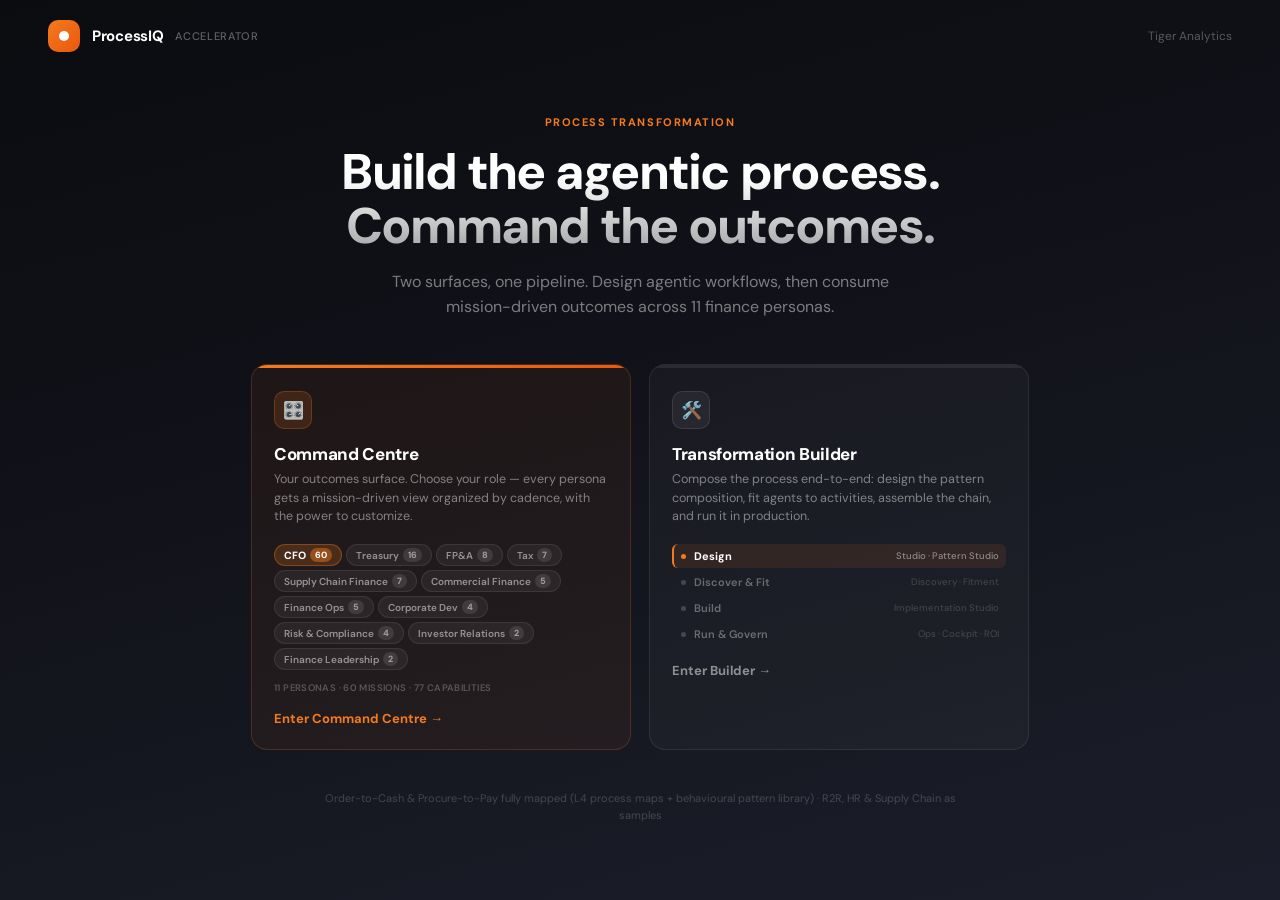
<file: index.html>
<!DOCTYPE html>
<html lang="en">
<head>
<meta charset="utf-8"/>
<meta name="viewport" content="width=device-width,initial-scale=1"/>
<meta http-equiv="Cache-Control" content="no-cache"/>
<title>Process Transformation Accelerator · Tiger Analytics</title>
<style>@font-face{font-family:'DM Sans';font-style:normal;font-weight:300 800;font-display:swap;src:url([data-uri]) format('woff2');unicode-range:U+0100-02BA,U+02BD-02C5,U+02C7-02CC,U+02CE-02D7,U+02DD-02FF,U+0304,U+0308,U+0329,U+1D00-1DBF,U+1E00-1E9F,U+1EF2-1EFF,U+2020,U+20A0-20AB,U+20AD-20C0,U+2113,U+2C60-2C7F,U+A720-A7FF}
@font-face{font-family:'DM Sans';font-style:normal;font-weight:300 800;font-display:swap;src:url([data-uri]) format('woff2');unicode-range:U+0000-00FF,U+0131,U+0152-0153,U+02BB-02BC,U+02C6,U+02DA,U+02DC,U+0304,U+0308,U+0329,U+2000-206F,U+20AC,U+2122,U+2191,U+2193,U+2212,U+2215,U+FEFF,U+FFFD}
@font-face{font-family:'JetBrains Mono';font-style:normal;font-weight:400 700;font-display:swap;src:url([data-uri]) format('woff2');unicode-range:U+0100-02BA,U+02BD-02C5,U+02C7-02CC,U+02CE-02D7,U+02DD-02FF,U+0304,U+0308,U+0329,U+1D00-1DBF,U+1E00-1E9F,U+1EF2-1EFF,U+2020,U+20A0-20AB,U+20AD-20C0,U+2113,U+2C60-2C7F,U+A720-A7FF}
@font-face{font-family:'JetBrains Mono';font-style:normal;font-weight:400 700;font-display:swap;src:url([data-uri]) format('woff2');unicode-range:U+0000-00FF,U+0131,U+0152-0153,U+02BB-02BC,U+02C6,U+02DA,U+02DC,U+0304,U+0308,U+0329,U+2000-206F,U+20AC,U+2122,U+2191,U+2193,U+2212,U+2215,U+FEFF,U+FFFD}</style>
<style>
  *{box-sizing:border-box}
  body{margin:0;font-family:'DM Sans',-apple-system,Segoe UI,Roboto,sans-serif;
    background:linear-gradient(165deg,#0b0c10 0%,#111219 42%,#1b1e2a 100%);color:#fff;
    min-height:100vh;display:flex;flex-direction:column;-webkit-font-smoothing:antialiased}

  /* top nav */
  .nav{display:flex;align-items:center;gap:12px;padding:20px 48px}
  .mark{width:32px;height:32px;border-radius:10px;background:linear-gradient(135deg,#f47a1e,#ea580c);
    display:grid;place-items:center;flex-shrink:0}
  .mark i{width:10px;height:10px;border-radius:50%;background:#fff;display:block}
  .nav b{font-weight:700;font-size:15px;letter-spacing:-.02em}
  .nav .sub{font-size:11px;color:rgba(255,255,255,.35);font-weight:500;letter-spacing:.06em;text-transform:uppercase}
  .nav .sp{flex:1}
  .nav .org{font-size:12px;color:rgba(255,255,255,.3)}

  /* hero */
  .hero{flex:1;display:flex;flex-direction:column;align-items:center;justify-content:center;
    padding:30px 24px 64px;text-align:center}
  .eyebrow{font-size:11px;font-weight:700;letter-spacing:.14em;text-transform:uppercase;color:#f47a1e}
  h1{font-size:50px;font-weight:800;letter-spacing:-.035em;line-height:1.08;margin:16px 0;
    background:linear-gradient(180deg,#fff 30%,rgba(255,255,255,.62));
    -webkit-background-clip:text;background-clip:text;-webkit-text-fill-color:transparent}
  .lede{font-size:16px;color:rgba(255,255,255,.45);line-height:1.6;max-width:560px;margin:0 0 44px}
  @media(max-width:720px){h1{font-size:34px}.nav,.hero{padding-left:20px;padding-right:20px}}

  .grid{display:grid;grid-template-columns:repeat(2,minmax(300px,380px));gap:18px;width:100%;max-width:778px}
  @media(max-width:820px){.grid{grid-template-columns:1fr;max-width:420px}}

  a.surface{display:flex;flex-direction:column;text-align:left;text-decoration:none;color:#fff;
    background:rgba(255,255,255,.03);border:1px solid rgba(255,255,255,.08);border-radius:16px;
    padding:26px 22px 22px;position:relative;overflow:hidden;transition:.16s}
  a.surface::before{content:'';position:absolute;top:0;left:0;right:0;height:3px;background:rgba(255,255,255,.08)}
  a.surface:hover{background:rgba(255,255,255,.06);border-color:rgba(244,122,30,.5);transform:translateY(-3px)}
  /* the consumption surface leads — give it the accent rail */
  a.surface.lead{background:rgba(244,122,30,.06);border-color:rgba(244,122,30,.2)}
  a.surface.lead::before{background:linear-gradient(90deg,#f47a1e,#ea580c)}

  .s-ic{width:38px;height:38px;border-radius:10px;display:grid;place-items:center;font-size:17px;
    background:rgba(255,255,255,.06);border:1px solid rgba(255,255,255,.1);margin-bottom:14px}
  a.surface.lead .s-ic{background:rgba(244,122,30,.15);border-color:rgba(244,122,30,.25)}
  .s-name{font-size:17px;font-weight:800;letter-spacing:-.02em}
  .s-desc{font-size:12.5px;color:rgba(255,255,255,.45);line-height:1.5;margin:5px 0 18px}
  .s-enter{font-size:13px;font-weight:700;color:rgba(255,255,255,.5);margin-top:16px}
  a.surface.lead .s-enter{color:#f47a1e}

  /* preview: builder = mini vertical stage rail */
  .rail{display:flex;flex-direction:column;gap:2px}
  .rl{display:flex;align-items:center;gap:8px;padding:5px 7px;border-radius:6px;font-size:11px;font-weight:600;
    color:rgba(255,255,255,.35);border-left:2px solid transparent}
  .rl .rd{width:5px;height:5px;border-radius:50%;background:rgba(255,255,255,.18);flex-shrink:0}
  .rl.on{background:rgba(244,122,30,.1);border-left-color:#f47a1e;color:#fff;font-weight:700}
  .rl.on .rd{background:#f47a1e}
  .rl small{margin-left:auto;font-weight:500;opacity:.45;font-size:9.5px}

  /* preview: command centre = named roles, each with its mission count */
  .roles{display:flex;flex-wrap:wrap;gap:4px}
  .rc{display:inline-flex;align-items:center;gap:4px;border-radius:20px;padding:3px 9px;
    font-size:10px;font-weight:600;color:rgba(255,255,255,.5);
    background:rgba(255,255,255,.05);border:1px solid rgba(255,255,255,.08)}
  .rc i{font-style:normal;font-size:9px;font-weight:800;color:rgba(255,255,255,.5);
    background:rgba(255,255,255,.1);border-radius:10px;padding:1px 5px}
  .rc.cfo{background:rgba(244,122,30,.2);border-color:rgba(244,122,30,.35);color:#fff;font-weight:750;font-size:10.5px}
  .rc.cfo i{color:#fff;background:rgba(244,122,30,.45)}
  .rmeta{font-size:9.5px;font-weight:600;letter-spacing:.04em;text-transform:uppercase;
    color:rgba(255,255,255,.25);margin-top:12px}

  small.foot{display:block;margin-top:40px;font-size:11px;color:rgba(255,255,255,.2);
    line-height:1.5;text-align:center;max-width:660px}
</style>
</head>
<body>
  <div class="nav">
    <span class="mark"><i></i></span>
    <b>ProcessIQ</b>
    <span class="sub">Accelerator</span>
    <span class="sp"></span>
    <span class="org">Tiger Analytics</span>
  </div>

  <div class="hero">
    <div class="eyebrow">Process Transformation</div>
    <h1>Build the agentic process.<br>Command the outcomes.</h1>
    <p class="lede">Two surfaces, one pipeline. Design agentic workflows, then consume
      mission-driven outcomes across 11 finance personas.</p>

    <div class="grid">

      <a class="surface lead" href="processiq.html?persona=command">
        <div class="s-ic">🎛️</div>
        <div class="s-name">Command Centre</div>
        <div class="s-desc">Your outcomes surface. Choose your role — every persona gets a mission-driven
          view organized by cadence, with the power to customize.</div>
        <div class="roles">
          <span class="rc cfo">CFO<i>60</i></span>
          <span class="rc">Treasury<i>16</i></span>
          <span class="rc">FP&amp;A<i>8</i></span>
          <span class="rc">Tax<i>7</i></span>
          <span class="rc">Supply Chain Finance<i>7</i></span>
          <span class="rc">Commercial Finance<i>5</i></span>
          <span class="rc">Finance Ops<i>5</i></span>
          <span class="rc">Corporate Dev<i>4</i></span>
          <span class="rc">Risk &amp; Compliance<i>4</i></span>
          <span class="rc">Investor Relations<i>2</i></span>
          <span class="rc">Finance Leadership<i>2</i></span>
        </div>
        <div class="rmeta">11 personas · 60 missions · 77 capabilities</div>
        <div class="s-enter">Enter Command Centre →</div>
      </a>

      <a class="surface" href="processiq.html?persona=builder">
        <div class="s-ic">🛠️</div>
        <div class="s-name">Transformation Builder</div>
        <div class="s-desc">Compose the process end-to-end: design the pattern composition, fit agents to
          activities, assemble the chain, and run it in production.</div>
        <div class="rail">
          <div class="rl on"><span class="rd"></span>Design<small>Studio · Pattern Studio</small></div>
          <div class="rl"><span class="rd"></span>Discover &amp; Fit<small>Discovery · Fitment</small></div>
          <div class="rl"><span class="rd"></span>Build<small>Implementation Studio</small></div>
          <div class="rl"><span class="rd"></span>Run &amp; Govern<small>Ops · Cockpit · ROI</small></div>
        </div>
        <div class="s-enter">Enter Builder →</div>
      </a>

    </div>

    <small class="foot">Order-to-Cash &amp; Procure-to-Pay fully mapped (L4 process maps + behavioural
      pattern library) · R2R, HR &amp; Supply Chain as samples</small>
  </div>
</body>
</html>
</file>
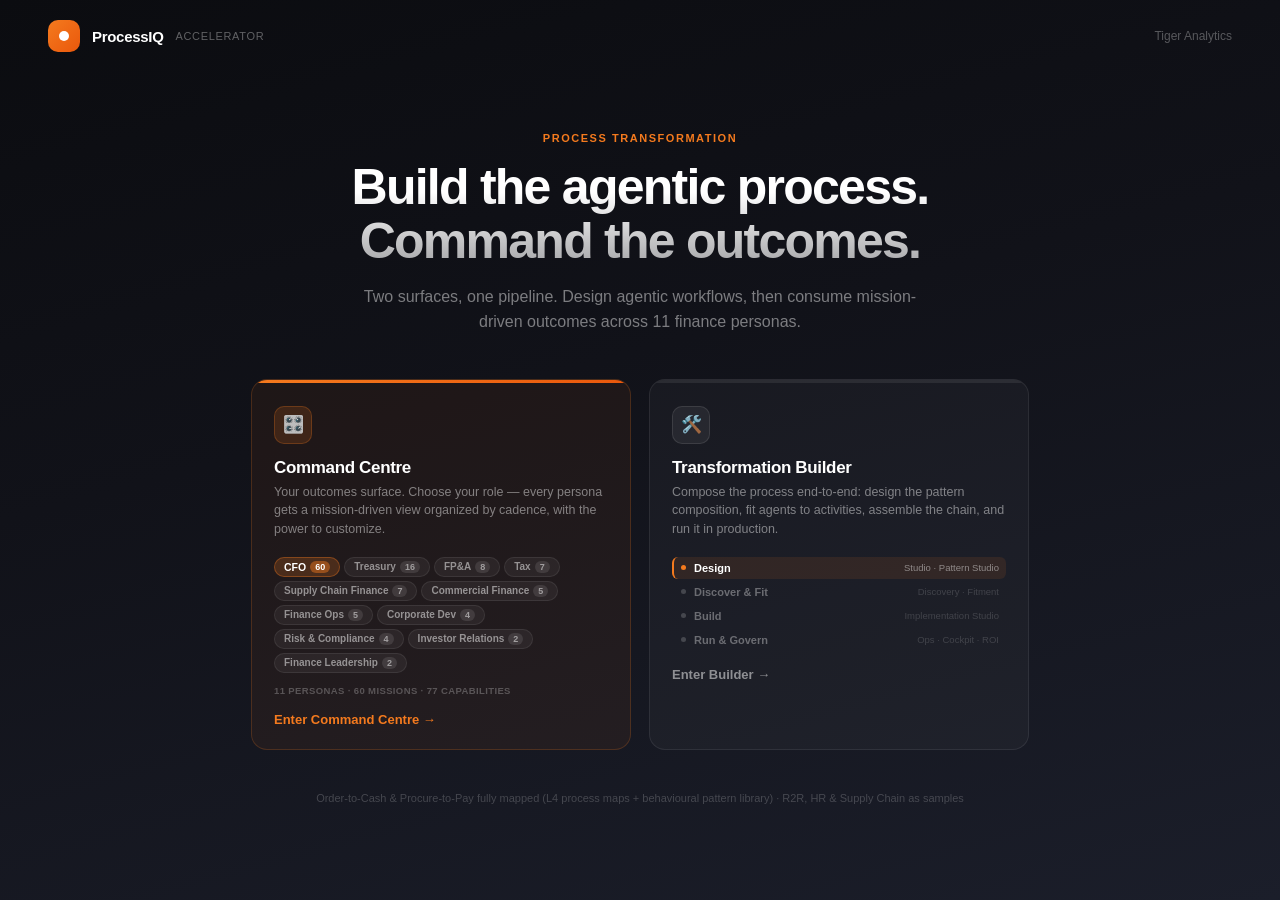
<file: src/apps/index.html>
<!DOCTYPE html>
<html lang="en">
<head>
<meta charset="utf-8"/>
<meta name="viewport" content="width=device-width,initial-scale=1"/>
<meta http-equiv="Cache-Control" content="no-cache"/>
<title>Process Transformation Accelerator · Tiger Analytics</title>
<style>/*@FONTS@*/</style>
<style>
  *{box-sizing:border-box}
  body{margin:0;font-family:'DM Sans',-apple-system,Segoe UI,Roboto,sans-serif;
    background:linear-gradient(165deg,#0b0c10 0%,#111219 42%,#1b1e2a 100%);color:#fff;
    min-height:100vh;display:flex;flex-direction:column;-webkit-font-smoothing:antialiased}

  /* top nav */
  .nav{display:flex;align-items:center;gap:12px;padding:20px 48px}
  .mark{width:32px;height:32px;border-radius:10px;background:linear-gradient(135deg,#f47a1e,#ea580c);
    display:grid;place-items:center;flex-shrink:0}
  .mark i{width:10px;height:10px;border-radius:50%;background:#fff;display:block}
  .nav b{font-weight:700;font-size:15px;letter-spacing:-.02em}
  .nav .sub{font-size:11px;color:rgba(255,255,255,.35);font-weight:500;letter-spacing:.06em;text-transform:uppercase}
  .nav .sp{flex:1}
  .nav .org{font-size:12px;color:rgba(255,255,255,.3)}

  /* hero */
  .hero{flex:1;display:flex;flex-direction:column;align-items:center;justify-content:center;
    padding:30px 24px 64px;text-align:center}
  .eyebrow{font-size:11px;font-weight:700;letter-spacing:.14em;text-transform:uppercase;color:#f47a1e}
  h1{font-size:50px;font-weight:800;letter-spacing:-.035em;line-height:1.08;margin:16px 0;
    background:linear-gradient(180deg,#fff 30%,rgba(255,255,255,.62));
    -webkit-background-clip:text;background-clip:text;-webkit-text-fill-color:transparent}
  .lede{font-size:16px;color:rgba(255,255,255,.45);line-height:1.6;max-width:560px;margin:0 0 44px}
  @media(max-width:720px){h1{font-size:34px}.nav,.hero{padding-left:20px;padding-right:20px}}

  .grid{display:grid;grid-template-columns:repeat(2,minmax(300px,380px));gap:18px;width:100%;max-width:778px}
  @media(max-width:820px){.grid{grid-template-columns:1fr;max-width:420px}}

  a.surface{display:flex;flex-direction:column;text-align:left;text-decoration:none;color:#fff;
    background:rgba(255,255,255,.03);border:1px solid rgba(255,255,255,.08);border-radius:16px;
    padding:26px 22px 22px;position:relative;overflow:hidden;transition:.16s}
  a.surface::before{content:'';position:absolute;top:0;left:0;right:0;height:3px;background:rgba(255,255,255,.08)}
  a.surface:hover{background:rgba(255,255,255,.06);border-color:rgba(244,122,30,.5);transform:translateY(-3px)}
  /* the consumption surface leads — give it the accent rail */
  a.surface.lead{background:rgba(244,122,30,.06);border-color:rgba(244,122,30,.2)}
  a.surface.lead::before{background:linear-gradient(90deg,#f47a1e,#ea580c)}

  .s-ic{width:38px;height:38px;border-radius:10px;display:grid;place-items:center;font-size:17px;
    background:rgba(255,255,255,.06);border:1px solid rgba(255,255,255,.1);margin-bottom:14px}
  a.surface.lead .s-ic{background:rgba(244,122,30,.15);border-color:rgba(244,122,30,.25)}
  .s-name{font-size:17px;font-weight:800;letter-spacing:-.02em}
  .s-desc{font-size:12.5px;color:rgba(255,255,255,.45);line-height:1.5;margin:5px 0 18px}
  .s-enter{font-size:13px;font-weight:700;color:rgba(255,255,255,.5);margin-top:16px}
  a.surface.lead .s-enter{color:#f47a1e}

  /* preview: builder = mini vertical stage rail */
  .rail{display:flex;flex-direction:column;gap:2px}
  .rl{display:flex;align-items:center;gap:8px;padding:5px 7px;border-radius:6px;font-size:11px;font-weight:600;
    color:rgba(255,255,255,.35);border-left:2px solid transparent}
  .rl .rd{width:5px;height:5px;border-radius:50%;background:rgba(255,255,255,.18);flex-shrink:0}
  .rl.on{background:rgba(244,122,30,.1);border-left-color:#f47a1e;color:#fff;font-weight:700}
  .rl.on .rd{background:#f47a1e}
  .rl small{margin-left:auto;font-weight:500;opacity:.45;font-size:9.5px}

  /* preview: command centre = named roles, each with its mission count */
  .roles{display:flex;flex-wrap:wrap;gap:4px}
  .rc{display:inline-flex;align-items:center;gap:4px;border-radius:20px;padding:3px 9px;
    font-size:10px;font-weight:600;color:rgba(255,255,255,.5);
    background:rgba(255,255,255,.05);border:1px solid rgba(255,255,255,.08)}
  .rc i{font-style:normal;font-size:9px;font-weight:800;color:rgba(255,255,255,.5);
    background:rgba(255,255,255,.1);border-radius:10px;padding:1px 5px}
  .rc.cfo{background:rgba(244,122,30,.2);border-color:rgba(244,122,30,.35);color:#fff;font-weight:750;font-size:10.5px}
  .rc.cfo i{color:#fff;background:rgba(244,122,30,.45)}
  .rmeta{font-size:9.5px;font-weight:600;letter-spacing:.04em;text-transform:uppercase;
    color:rgba(255,255,255,.25);margin-top:12px}

  small.foot{display:block;margin-top:40px;font-size:11px;color:rgba(255,255,255,.2);
    line-height:1.5;text-align:center;max-width:660px}
</style>
</head>
<body>
  <div class="nav">
    <span class="mark"><i></i></span>
    <b>ProcessIQ</b>
    <span class="sub">Accelerator</span>
    <span class="sp"></span>
    <span class="org">Tiger Analytics</span>
  </div>

  <div class="hero">
    <div class="eyebrow">Process Transformation</div>
    <h1>Build the agentic process.<br>Command the outcomes.</h1>
    <p class="lede">Two surfaces, one pipeline. Design agentic workflows, then consume
      mission-driven outcomes across 11 finance personas.</p>

    <div class="grid">

      <a class="surface lead" href="processiq.html?persona=command">
        <div class="s-ic">🎛️</div>
        <div class="s-name">Command Centre</div>
        <div class="s-desc">Your outcomes surface. Choose your role — every persona gets a mission-driven
          view organized by cadence, with the power to customize.</div>
        <div class="roles">
          <span class="rc cfo">CFO<i>60</i></span>
          <span class="rc">Treasury<i>16</i></span>
          <span class="rc">FP&amp;A<i>8</i></span>
          <span class="rc">Tax<i>7</i></span>
          <span class="rc">Supply Chain Finance<i>7</i></span>
          <span class="rc">Commercial Finance<i>5</i></span>
          <span class="rc">Finance Ops<i>5</i></span>
          <span class="rc">Corporate Dev<i>4</i></span>
          <span class="rc">Risk &amp; Compliance<i>4</i></span>
          <span class="rc">Investor Relations<i>2</i></span>
          <span class="rc">Finance Leadership<i>2</i></span>
        </div>
        <div class="rmeta">11 personas · 60 missions · 77 capabilities</div>
        <div class="s-enter">Enter Command Centre →</div>
      </a>

      <a class="surface" href="processiq.html?persona=builder">
        <div class="s-ic">🛠️</div>
        <div class="s-name">Transformation Builder</div>
        <div class="s-desc">Compose the process end-to-end: design the pattern composition, fit agents to
          activities, assemble the chain, and run it in production.</div>
        <div class="rail">
          <div class="rl on"><span class="rd"></span>Design<small>Studio · Pattern Studio</small></div>
          <div class="rl"><span class="rd"></span>Discover &amp; Fit<small>Discovery · Fitment</small></div>
          <div class="rl"><span class="rd"></span>Build<small>Implementation Studio</small></div>
          <div class="rl"><span class="rd"></span>Run &amp; Govern<small>Ops · Cockpit · ROI</small></div>
        </div>
        <div class="s-enter">Enter Builder →</div>
      </a>

    </div>

    <small class="foot">Order-to-Cash &amp; Procure-to-Pay fully mapped (L4 process maps + behavioural
      pattern library) · R2R, HR &amp; Supply Chain as samples</small>
  </div>
</body>
</html>
</file>
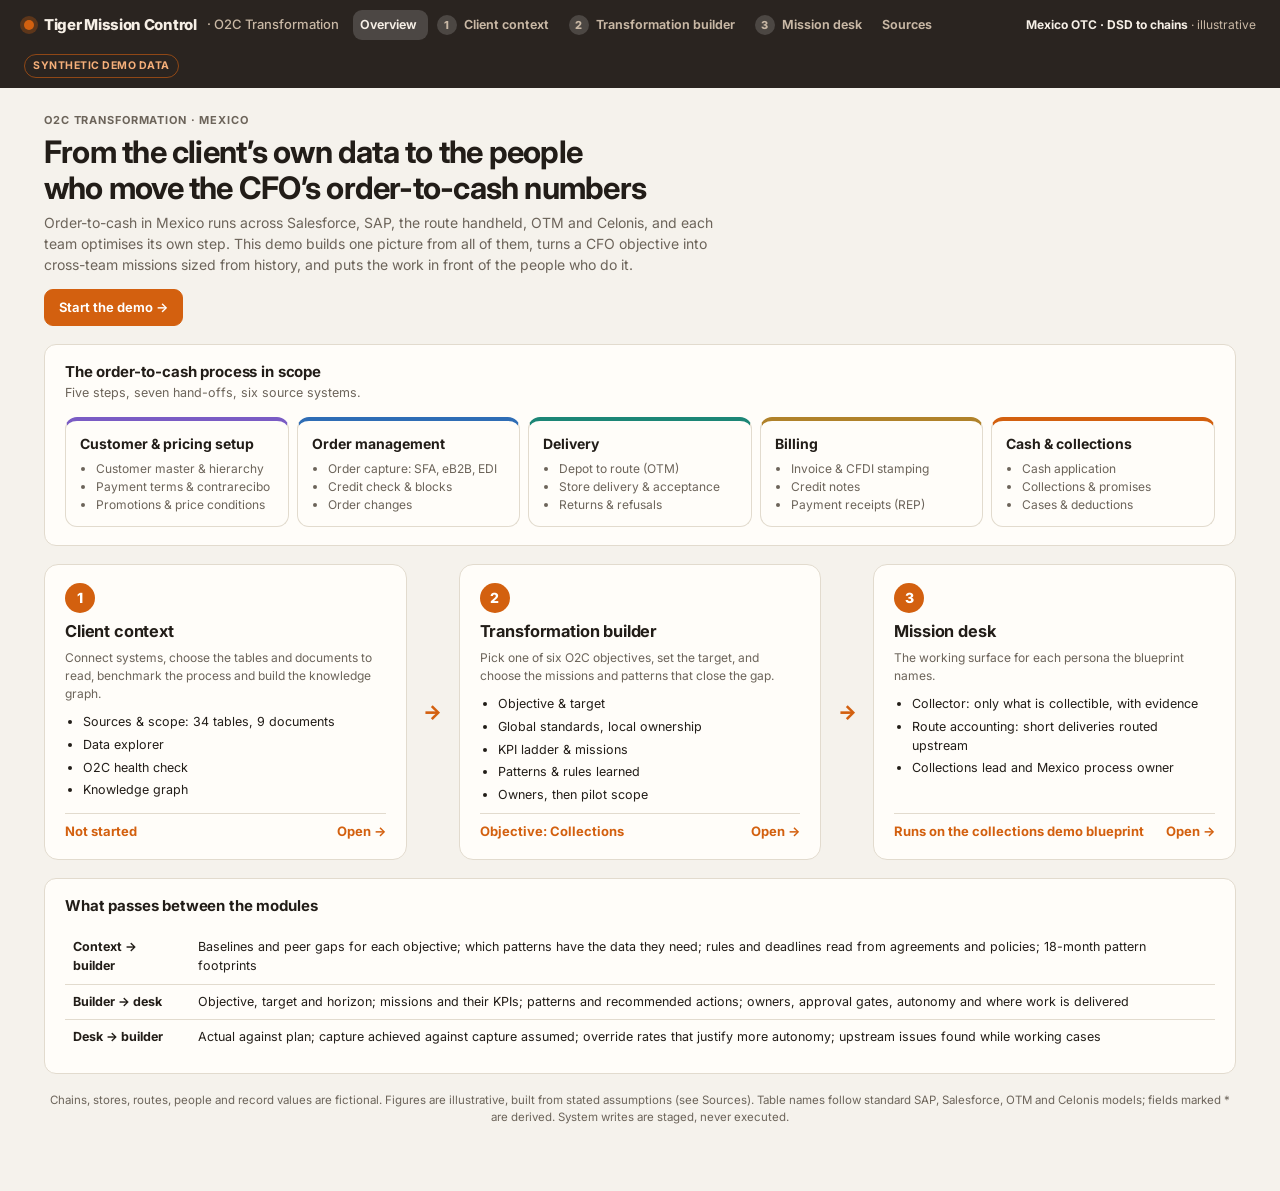
<file: o2c-transformation.html>
<!doctype html>
<html lang="en"><head><meta charset="utf-8"><meta name="viewport" content="width=device-width,initial-scale=1,viewport-fit=cover">
<title>O2C Transformation Mexico</title>
<link rel="preconnect" href="https://fonts.googleapis.com">
<link rel="preconnect" href="https://fonts.gstatic.com" crossorigin>
<link rel="stylesheet" href="https://fonts.googleapis.com/css2?family=Inter:wght@400;500;600;700;800&family=IBM+Plex+Mono:wght@400;500;600&display=swap">
<style>
/* Layout: dark product bar with module nav → step rail per module → single working column; desk adds queue/workspace panes.
   Palette follows Tiger Mission Control: warm neutrals, charcoal, Tiger orange. Semantic good/warn/bad kept apart from the accent. */
:root{
  --bg:#f5f2ec; --surface:#fffdf9; --surface-2:#f1ece3; --sunk:#ebe5da;
  --ink:#221d18; --muted:#6c645a; --faint:#9a9186; --line:#e2dbce;
  --head:#2a2420; --head-ink:#f6efe6; --head-muted:#c9b8a5;
  --accent:#d3600f; --accent-ink:#ffffff; --accent-soft:#fbe8d8; --accent-line:#efc39f;
  --good:#1d7f55; --good-soft:#e2f2e9; --warn:#a86a10; --warn-soft:#f8ecd6; --bad:#b33a2c; --bad-soft:#f7e2de;
  --s1:#3d6fa8; --s2:#8f4fae; --s3:#1c8676; --s4:#b0822a; --s5:#bf557a; --s6:#5d7d2c;
  --n1:#7a5cc4; --n2:#2f6db5; --n3:#1c8676; --n4:#b0822a; --n5:#d3600f;
  --font:'Inter',-apple-system,'Segoe UI',Roboto,Helvetica,Arial,sans-serif;
  --mono:'IBM Plex Mono',ui-monospace,'SFMono-Regular',Consolas,monospace;
  --r:12px;
}
@media (prefers-color-scheme: dark){:root:not([data-theme="light"]){
  --bg:#161310; --surface:#1f1b17; --surface-2:#28231e; --sunk:#2f2924;
  --ink:#f2ece3; --muted:#b1a698; --faint:#857b6f; --line:#3a332c;
  --head:#0f0d0b; --head-ink:#f6efe6; --head-muted:#b7a691;
  --accent:#f0832f; --accent-ink:#1a120b; --accent-soft:#3b2616; --accent-line:#6b4120;
  --good:#5cc392; --good-soft:#163024; --warn:#e3a94a; --warn-soft:#33270f; --bad:#ef7d6e; --bad-soft:#3a1d18;
  --s1:#7aa6dc; --s2:#c18ade; --s3:#4fc2ae; --s4:#dcb058; --s5:#e889ab; --s6:#9cc05e;
  --n1:#a98ce8; --n2:#7aa6dc; --n3:#4fc2ae; --n4:#dcb058; --n5:#f0832f; color-scheme:dark}}
:root[data-theme="dark"]{
  --bg:#161310; --surface:#1f1b17; --surface-2:#28231e; --sunk:#2f2924;
  --ink:#f2ece3; --muted:#b1a698; --faint:#857b6f; --line:#3a332c;
  --head:#0f0d0b; --head-ink:#f6efe6; --head-muted:#b7a691;
  --accent:#f0832f; --accent-ink:#1a120b; --accent-soft:#3b2616; --accent-line:#6b4120;
  --good:#5cc392; --good-soft:#163024; --warn:#e3a94a; --warn-soft:#33270f; --bad:#ef7d6e; --bad-soft:#3a1d18;
  --s1:#7aa6dc; --s2:#c18ade; --s3:#4fc2ae; --s4:#dcb058; --s5:#e889ab; --s6:#9cc05e;
  --n1:#a98ce8; --n2:#7aa6dc; --n3:#4fc2ae; --n4:#dcb058; --n5:#f0832f; color-scheme:dark}
*{box-sizing:border-box}
body{background:var(--bg);color:var(--ink);font-family:var(--font);font-size:14px;line-height:1.5;margin:0;-webkit-font-smoothing:antialiased}
h1,h2,h3,h4{margin:0;line-height:1.25;text-wrap:balance;font-weight:700;letter-spacing:-.01em}
p{margin:0}
button,input,select{font:inherit;color:inherit}
button{cursor:pointer}
button:focus-visible,select:focus-visible,input:focus-visible,a:focus-visible,[tabindex]:focus-visible,label:focus-within{outline:2px solid var(--accent);outline-offset:2px}
a{color:inherit}
.mono{font-family:var(--mono)}
.num{font-variant-numeric:tabular-nums}
.muted{color:var(--muted)}
.note{font-size:12px;color:var(--muted)}
.eyebrow{font-size:11px;font-weight:700;letter-spacing:.08em;text-transform:uppercase;color:var(--muted)}

.bar{background:var(--head);color:var(--head-ink);padding:10px 24px;display:flex;align-items:center;gap:14px;flex-wrap:wrap;position:sticky;top:env(safe-area-inset-top,0px);z-index:30}
.brand{display:flex;align-items:center;gap:10px;font-weight:800;font-size:15px;letter-spacing:-.02em;text-decoration:none}
.brand i{width:10px;height:10px;border-radius:50%;background:var(--accent);box-shadow:0 0 0 4px color-mix(in srgb,var(--accent) 30%,transparent)}
.brand span{font-weight:500;color:var(--head-muted);font-size:13px;letter-spacing:0}
.pages{display:flex;gap:2px;flex-wrap:wrap}
.pg{display:flex;align-items:center;gap:7px;padding:5px 11px 5px 7px;border-radius:9px;color:var(--head-muted);text-decoration:none;font-size:12.5px;font-weight:650}
.pg:hover{background:rgba(255,255,255,.08);color:var(--head-ink)}
.pg.on{background:rgba(255,255,255,.16);color:var(--head-ink)}
.pg .pn{width:20px;height:20px;border-radius:50%;display:grid;place-items:center;font-size:11px;font-weight:800;background:rgba(255,255,255,.16)}
.pg.on .pn{background:var(--accent);color:var(--accent-ink)}
.bar .sp{flex:1}
.client{font-size:12px;color:var(--head-muted)}
.client b{color:var(--head-ink)}
.synth{font-size:10.5px;font-weight:700;letter-spacing:.05em;text-transform:uppercase;border:1px solid color-mix(in srgb,var(--accent) 60%,transparent);color:#f6b07a;padding:3px 8px;border-radius:999px;white-space:nowrap}

.steps{background:var(--surface);border-bottom:1px solid var(--line);padding:0 24px;overflow-x:auto}
.steps ol{list-style:none;margin:0 auto;padding:0;display:flex;gap:2px;max-width:1240px}
.stp{display:flex;gap:9px;align-items:flex-start;text-align:left;background:none;border:0;border-bottom:3px solid transparent;padding:10px 10px 10px 4px;white-space:nowrap}
.stp .n{width:22px;height:22px;border-radius:50%;display:grid;place-items:center;font-size:11px;font-weight:800;background:var(--sunk);color:var(--muted);flex:none}
.stp b{font-size:13px;display:block}
.stp small{font-size:11px;color:var(--muted);display:block}
.stp.on{border-bottom-color:var(--accent)}
.stp.on .n{background:var(--accent);color:var(--accent-ink)}
.stp.done .n{background:var(--good);color:var(--surface)}

main{max-width:1240px;margin:0 auto;padding-inline:24px;padding-block:24px 64px;display:flex;flex-direction:column;gap:18px}
.head{display:flex;justify-content:space-between;gap:16px;align-items:flex-end;flex-wrap:wrap}
.head h2{font-size:24px;margin-top:4px}
.lede{color:var(--muted);max-width:76ch;margin-top:6px}
.panel{background:var(--surface);border:1px solid var(--line);border-radius:var(--r);padding:18px 20px;min-width:0}
.panel h3{font-size:15px}
.sub{color:var(--muted);font-size:12.5px;margin-top:2px}
.ph{display:flex;justify-content:space-between;gap:12px;align-items:flex-start;flex-wrap:wrap;margin-bottom:14px}
.say{border-left:3px solid var(--accent);background:var(--accent-soft);border-radius:0 10px 10px 0;padding:10px 14px;font-size:13px}
.say b{color:var(--accent)}
.grid2{display:grid;grid-template-columns:repeat(auto-fit,minmax(min(100%,380px),1fr));gap:16px}

.btn{border:1px solid var(--line);background:var(--surface);border-radius:9px;padding:8px 14px;font-weight:650;font-size:13px;text-decoration:none;display:inline-flex;align-items:center;gap:6px}
.btn:hover{border-color:var(--accent-line)}
.btn.pri{background:var(--accent);border-color:var(--accent);color:var(--accent-ink)}
.btn.sm{padding:5px 10px;font-size:12px}
.btn:disabled{opacity:.45;cursor:not-allowed}
.btnrow{display:flex;gap:8px;flex-wrap:wrap;align-items:center}
.seg{display:inline-flex;background:var(--sunk);border-radius:9px;padding:3px;gap:2px;flex-wrap:wrap}
.seg button{border:0;background:none;padding:5px 11px;border-radius:7px;font-size:12px;font-weight:650;color:var(--muted)}
.seg button.on{background:var(--surface);color:var(--ink);box-shadow:0 1px 2px rgba(0,0,0,.1)}
.chip{display:inline-flex;align-items:center;gap:5px;font-size:11px;font-weight:600;padding:2px 8px;border-radius:999px;background:var(--surface-2);border:1px solid var(--line);color:var(--muted);white-space:nowrap}
.chip.good{background:var(--good-soft);border-color:transparent;color:var(--good)}
.chip.warn{background:var(--warn-soft);border-color:transparent;color:var(--warn)}
.chip.bad{background:var(--bad-soft);border-color:transparent;color:var(--bad)}
.chip.acc{background:var(--accent-soft);border-color:transparent;color:var(--accent)}
.chip.src{font-family:var(--mono);font-weight:500;border-radius:6px}
.chip.off{opacity:.5;text-decoration:line-through}
.chips{display:flex;flex-wrap:wrap;gap:5px}
.illus{font-size:10.5px;font-weight:700;letter-spacing:.05em;text-transform:uppercase;color:var(--warn);background:var(--warn-soft);border-radius:4px;padding:2px 7px;white-space:nowrap}
.tog{border:1px solid var(--line);background:var(--surface);border-radius:999px;padding:7px 14px;font-weight:650;font-size:13px}
.tog.on{background:var(--accent-soft);border-color:var(--accent);color:var(--accent)}

.tiles{display:grid;grid-template-columns:repeat(auto-fit,minmax(min(100%,190px),1fr));gap:10px}
.tile{background:var(--surface);border:1px solid var(--line);border-radius:12px;padding:12px 14px;display:flex;flex-direction:column;gap:3px;min-width:0}
.tile b{font-size:22px;font-weight:800;letter-spacing:-.02em;font-variant-numeric:tabular-nums}
.tile small{font-size:11.5px;color:var(--muted)}
.tile.hero{background:var(--head);color:var(--head-ink);border-color:var(--head)}
.tile.hero small,.tile.hero .eyebrow{color:var(--head-muted)}
.tile.hero b{color:#f6b07a}

.tw{overflow-x:auto}
table.t{border-collapse:collapse;width:100%;font-size:12.5px}
table.t th{font-size:10.5px;font-weight:700;letter-spacing:.06em;text-transform:uppercase;color:var(--muted);text-align:left;padding:8px;border-bottom:1px solid var(--line);white-space:nowrap}
table.t td{padding:8px;border-bottom:1px solid var(--line);vertical-align:middle}
table.t td.r,table.t th.r{text-align:right}
table.t tr:last-child td{border-bottom:0}
table.t select{font-size:12px;border:1px solid var(--line);border-radius:7px;padding:4px 6px;background:var(--surface);max-width:200px}
tr.mh td{background:var(--surface-2);font-weight:700}
table.grid{border-collapse:collapse;width:100%;font-size:12px}
table.grid th{background:var(--surface-2);text-align:left;padding:7px 10px;font-family:var(--mono);font-size:11px;font-weight:600;white-space:nowrap;border-bottom:1px solid var(--line)}
table.grid th small{display:block;font-family:var(--font);font-weight:500;color:var(--muted);font-size:10.5px}
table.grid td{padding:6px 10px;border-bottom:1px solid var(--line);white-space:nowrap;font-family:var(--mono);font-size:11.5px;font-variant-numeric:tabular-nums}
table.grid tr:last-child td{border-bottom:0}
.tscroll{overflow-x:auto;border:1px solid var(--line);border-radius:9px}

/* landing */
.hero{max-width:900px}
.hero h1{font-size:31px;letter-spacing:-.025em;margin-top:6px;line-height:1.15}
.o2cflow{display:grid;grid-template-columns:repeat(5,minmax(0,1fr));gap:8px}
@media (max-width:860px){.o2cflow{grid-template-columns:minmax(0,1fr)}}
.node{border-radius:12px;padding:12px 14px;background:var(--surface);border:1px solid var(--line);border-top:4px solid var(--nc);display:flex;flex-direction:column;gap:6px}
.node b{font-size:14px}
.node ul{margin:0;padding-left:16px;font-size:12px;color:var(--muted)}
.flow3{display:grid;grid-template-columns:minmax(0,1fr) 52px minmax(0,1fr) 52px minmax(0,1fr)}
@media (max-width:980px){.flow3{grid-template-columns:minmax(0,1fr)}}
.lmod{display:flex;flex-direction:column;gap:8px;background:var(--surface);border:1px solid var(--line);border-radius:14px;padding:18px 20px;text-decoration:none}
.lmod:hover{border-color:var(--accent);box-shadow:0 0 0 1px var(--accent)}
.lnum{width:30px;height:30px;border-radius:50%;background:var(--accent);color:var(--accent-ink);display:grid;place-items:center;font-weight:800}
.lmod ul{margin:2px 0 0;padding-left:18px;font-size:12.5px;display:flex;flex-direction:column;gap:4px}
.lcta{margin-top:auto;font-weight:700;color:var(--accent);font-size:13px;padding-top:8px;border-top:1px solid var(--line);display:flex;justify-content:space-between;gap:8px;flex-wrap:wrap}
.larrow{display:flex;align-items:center;justify-content:center;color:var(--accent);font-weight:800;font-size:20px}
@media (max-width:980px){.larrow{height:30px;transform:rotate(90deg)}}

/* context */
.conns{display:grid;grid-template-columns:repeat(auto-fit,minmax(min(100%,260px),1fr));gap:12px}
.conn{background:var(--surface);border:1px solid var(--line);border-radius:var(--r);padding:14px 16px;display:flex;flex-direction:column;gap:8px}
.conn.ok{border-color:color-mix(in srgb,var(--good) 45%,var(--line))}
.conn .top{display:flex;gap:10px;align-items:center}
.lg{width:38px;height:34px;border-radius:9px;display:grid;place-items:center;font-weight:800;font-size:10.5px;color:#fff;flex:none}
.conn h4{font-size:14px}
.conn .st{display:flex;justify-content:space-between;align-items:center;gap:8px;margin-top:auto;font-size:12px}
.spin{width:14px;height:14px;border-radius:50%;border:2px solid var(--line);border-top-color:var(--accent);animation:sp .8s linear infinite;display:inline-block;vertical-align:middle}
@keyframes sp{to{transform:rotate(360deg)}}
.tgrid{display:grid;grid-template-columns:repeat(auto-fit,minmax(min(100%,340px),1fr));gap:12px}
.tgrp{border:1px solid var(--line);border-radius:10px;overflow:hidden}
.xgrp{padding:8px 12px;font-size:10.5px;font-weight:700;letter-spacing:.07em;text-transform:uppercase;color:var(--muted);background:var(--surface-2)}
.tpick{display:flex;align-items:center;gap:10px;padding:8px 12px;border-top:1px solid var(--line);cursor:pointer}
.tpick:not(.on){opacity:.6}
.tpick input{accent-color:var(--accent);width:16px;height:16px;flex:none}
.tp-main{flex:1;min-width:0;display:flex;flex-direction:column}
.tp-main b{font-size:12px;overflow:hidden;text-overflow:ellipsis;font-family:var(--mono)}
.tp-main small{font-size:11px;color:var(--muted)}
.tp-meta{display:flex;flex-direction:column;align-items:flex-end;gap:2px;font-size:11px}
.explorer{display:grid;grid-template-columns:280px minmax(0,1fr);border:1px solid var(--line);border-radius:var(--r);overflow:hidden;background:var(--surface)}
@media (max-width:820px){.explorer{grid-template-columns:minmax(0,1fr)}}
.xlist{border-right:1px solid var(--line);background:var(--surface-2);max-height:600px;overflow-y:auto}
@media (max-width:820px){.xlist{border-right:0;border-bottom:1px solid var(--line);max-height:260px}}
.xi{width:100%;display:flex;flex-direction:column;gap:1px;text-align:left;background:none;border:0;border-left:3px solid transparent;padding:7px 14px}
.xi:hover{background:var(--sunk)}
.xi.on{background:var(--surface);border-left-color:var(--accent)}
.xi b{font-size:12.5px;font-weight:600;display:flex;justify-content:space-between;gap:8px}
.xi b .mono{overflow:hidden;text-overflow:ellipsis}
.xi small{font-size:11px;color:var(--muted)}
.xview{min-width:0;padding:16px 18px;display:flex;flex-direction:column;gap:12px}
.xview h4{font-size:15px;display:flex;align-items:center;gap:8px;flex-wrap:wrap}
.docbody{background:var(--surface-2);border:1px solid var(--line);border-radius:9px;padding:16px 18px;font-size:13px;line-height:1.65;max-height:380px;overflow-y:auto}
.docbody p+p{margin-top:10px}
.docbody.mail{font-family:var(--mono);font-size:12px}
mark{background:color-mix(in srgb,var(--accent) 22%,transparent);color:inherit;border-radius:3px;padding:0 2px;box-shadow:inset 0 -2px 0 var(--accent)}
.empty{padding:24px;text-align:center;color:var(--muted);border:1px dashed var(--line);border-radius:var(--r);background:var(--surface);display:flex;flex-direction:column;align-items:center;gap:10px}
.krow{display:grid;grid-template-columns:minmax(0,1.3fr) minmax(0,1.5fr) minmax(0,.9fr);gap:16px;align-items:center;padding:11px 0;border-bottom:1px solid var(--line)}
.krow:last-child{border-bottom:0}
@media (max-width:820px){.krow{grid-template-columns:minmax(0,1fr)}}
.krow .kv{display:flex;align-items:baseline;gap:8px;flex-wrap:wrap;margin-bottom:4px}
.krow .kv b{font-size:18px;font-weight:800}
.qtrack{position:relative;height:12px;border-radius:4px;background:var(--sunk)}
.qtrack .mk{position:absolute;top:-3px;width:2px;height:18px;background:var(--faint)}
.qtrack .mk.tq{background:var(--good)}
.qtrack .dot{position:absolute;top:-2px;width:16px;height:16px;border-radius:50%;background:var(--accent);border:3px solid var(--surface);box-shadow:0 0 0 1.5px var(--accent);transform:translateX(-50%)}
.qlab{display:flex;justify-content:space-between;font-size:10.5px;color:var(--muted);margin-top:3px}
.kgrp>h4{font-size:12px;letter-spacing:.06em;text-transform:uppercase;color:var(--muted);margin:14px 0 2px;display:flex;gap:8px;align-items:center}
.kgrp:first-child>h4{margin-top:0}
.log{font-family:var(--mono);font-size:12px;background:var(--surface-2);border-radius:9px;padding:12px 14px;display:flex;flex-direction:column;gap:4px}
.log .ok{color:var(--good);margin-right:8px}
.rule{display:grid;grid-template-columns:minmax(0,1.6fr) minmax(0,1fr) minmax(0,.8fr);gap:12px;padding:10px 0;border-bottom:1px solid var(--line);font-size:12.5px;align-items:start}
.rule:last-child{border-bottom:0}
@media (max-width:760px){.rule{grid-template-columns:minmax(0,1fr)}}

/* charts */
.svgwrap{overflow-x:auto}
.svgwrap svg{display:block;width:100%;height:auto}
.lbl{font-family:var(--font);font-size:11.5px;fill:var(--ink);font-weight:600}
.lbl2{font-family:var(--font);font-size:10.5px;fill:var(--muted)}
.halo{paint-order:stroke;stroke:var(--surface);stroke-width:4px;stroke-linejoin:round}
.hrow{display:grid;grid-template-columns:minmax(0,1.6fr) minmax(0,1fr) auto;gap:14px;align-items:center;padding:10px 0;border-bottom:1px solid var(--line);font-size:13px}
.hrow:last-child{border-bottom:0}
.track{position:relative;height:8px;background:var(--sunk);border-radius:4px}
.track i{position:absolute;left:0;top:0;bottom:0;border-radius:4px}
.track em{position:absolute;top:-3px;width:2px;height:14px;background:var(--ink)}
@media (max-width:640px){.hrow{grid-template-columns:minmax(0,1fr)}}
.trace{display:flex;flex-wrap:wrap;gap:6px;align-items:stretch}
.tn{background:var(--surface-2);border:1px solid var(--line);border-radius:10px;padding:9px 11px;font-size:12px;max-width:230px;display:flex;flex-direction:column;gap:3px}
.tn small{font-size:10px;font-weight:700;letter-spacing:.06em;text-transform:uppercase;color:var(--muted)}
.tn .s{font-family:var(--mono);font-size:10.5px;color:var(--accent)}
.tn.bad{background:var(--bad-soft);border-color:transparent}
.tn.doc{background:var(--accent-soft);border-color:transparent}
.ta{align-self:center;color:var(--faint);font-weight:700}
.verdict{display:grid;grid-template-columns:repeat(auto-fit,minmax(min(100%,180px),1fr));gap:10px;margin-top:12px}
.vbox{border-radius:10px;padding:10px 12px;background:var(--surface-2);display:flex;flex-direction:column;gap:2px}
.vbox b{font-size:18px;font-variant-numeric:tabular-nums}
.vbox.hl{background:var(--accent-soft)}
.vbox.hl b{color:var(--accent)}

/* builder */
.objgrid{display:grid;grid-template-columns:repeat(auto-fit,minmax(min(100%,260px),1fr));gap:12px}
.obj{position:relative;text-align:left;background:var(--surface);border:1px solid var(--line);border-radius:var(--r);padding:16px;display:flex;flex-direction:column;gap:7px}
.obj:hover{border-color:var(--accent-line)}
.obj.on{border-color:var(--accent);box-shadow:0 0 0 1px var(--accent)}
.obj h3{font-size:16px;padding-right:26px}
.obj .k{display:flex;justify-content:space-between;gap:8px;border-top:1px solid var(--line);padding-top:8px;font-size:12px;color:var(--muted);margin-top:auto}
.obj .k b{font-size:18px;color:var(--ink)}
.obj .tick{position:absolute;top:14px;right:14px;width:20px;height:20px;border-radius:50%;border:1.5px solid var(--line)}
.obj.on .tick{background:var(--accent);border-color:var(--accent)}
.obj.on .tick::after{content:"";position:absolute;left:6px;top:3px;width:5px;height:9px;border:solid var(--accent-ink);border-width:0 2px 2px 0;transform:rotate(45deg)}
.big{font-size:36px;font-weight:800;letter-spacing:-.03em;line-height:1;font-variant-numeric:tabular-nums}
.big.base{font-size:24px;color:var(--faint);text-decoration:line-through}
input[type=range]{width:100%;accent-color:var(--accent)}
.facts{display:flex;flex-direction:column}
.fact{display:flex;justify-content:space-between;gap:10px;padding:9px 0;border-bottom:1px solid var(--line);font-size:13px}
.fact:last-child{border-bottom:0}
.fact span{color:var(--muted)}
.fact b{text-align:right}
.own{display:grid;grid-template-columns:repeat(auto-fit,minmax(min(100%,300px),1fr));gap:12px}
.own>div{border-radius:12px;padding:14px 16px;display:flex;flex-direction:column;gap:8px}
.own .g{background:var(--surface-2);border:1px solid var(--line)}
.own .l{background:var(--accent-soft)}
.own ul{margin:0;padding-left:18px;font-size:13px;display:flex;flex-direction:column;gap:4px}
.ladder{display:flex;flex-direction:column;gap:8px}
.lv{display:grid;grid-template-columns:56px minmax(0,1fr);gap:12px;align-items:stretch}
.lvl{border-radius:10px;background:var(--head);color:var(--head-ink);display:grid;place-items:center;font-weight:800;font-size:13px}
.lvb{border:1px solid var(--line);border-radius:10px;padding:10px 12px;display:flex;flex-wrap:wrap;gap:8px 18px;align-items:center;background:var(--surface)}
.lvb .kpi{display:flex;flex-direction:column;min-width:150px}
.lvb .kpi b{font-size:14px}
.lvb .kpi small{font-size:11.5px;color:var(--muted)}
.cover{display:flex;gap:16px;align-items:center;flex-wrap:wrap;padding:12px 16px;border-radius:12px;border:1px solid var(--line);background:var(--surface)}
.cover .pct{font-size:28px;font-weight:800}
.cover.ok{border-color:color-mix(in srgb,var(--good) 50%,var(--line))}.cover.ok .pct{color:var(--good)}
.cover.short{border-color:color-mix(in srgb,var(--warn) 55%,var(--line))}.cover.short .pct{color:var(--warn)}
.mrow{display:grid;grid-template-columns:auto minmax(0,1.6fr) minmax(0,1fr) minmax(0,.8fr);gap:14px;align-items:center;padding:12px 14px;border:1px solid var(--line);border-left:4px solid var(--mc);border-radius:12px;background:var(--surface)}
.mrow.off{opacity:.55}
@media (max-width:820px){.mrow{grid-template-columns:auto minmax(0,1fr)}.mrow>.mk{grid-column:2}}
.cb{width:20px;height:20px;border-radius:6px;border:1.5px solid var(--faint);background:var(--surface);display:grid;place-items:center;padding:0;flex:none}
.cb.on{background:var(--accent);border-color:var(--accent)}
.cb.on::after{content:"";width:5px;height:9px;border:solid var(--accent-ink);border-width:0 2px 2px 0;transform:rotate(45deg) translate(-1px,-1px)}
.cb:disabled{opacity:.35;cursor:not-allowed}
.mk{font-size:12px;color:var(--muted)}
.mk b{display:block;color:var(--ink);font-size:14px}
.verd{font-size:11px;font-weight:700;border-radius:5px;padding:2px 7px;white-space:nowrap}
.v-cod{background:var(--good-soft);color:var(--good)} .v-sug{background:var(--surface-2);color:var(--muted);border:1px solid var(--line)} .v-fix{background:var(--bad-soft);color:var(--bad)}
.evid{display:flex;height:10px;border-radius:4px;overflow:hidden;gap:2px;min-width:110px}
.evid i{display:block;height:100%}
.done-banner{display:flex;gap:12px;align-items:center;background:var(--good-soft);color:var(--good);border-radius:12px;padding:12px 16px;font-weight:600}
.warnline{display:flex;gap:10px;align-items:center;flex-wrap:wrap;background:var(--warn-soft);border-radius:10px;padding:9px 12px;font-size:12.5px}
.opts{display:grid;grid-template-columns:repeat(auto-fit,minmax(min(100%,280px),1fr));gap:12px}
.opt{position:relative;text-align:left;border:1.5px solid var(--line);background:var(--surface);border-radius:var(--r);padding:16px;display:flex;flex-direction:column;gap:8px}
.opt.on{border-color:var(--accent);box-shadow:0 0 0 1px var(--accent)}
.opt .badge{position:absolute;top:-10px;right:12px;background:var(--accent);color:var(--accent-ink);font-size:10.5px;font-weight:800;border-radius:999px;padding:2px 9px}
.opt dl{display:grid;grid-template-columns:auto minmax(0,1fr);gap:4px 12px;margin:0;font-size:12.5px}
.opt dt{color:var(--muted)} .opt dd{margin:0}
.gantt{display:flex;flex-direction:column;gap:6px;min-width:620px}
.grow{display:grid;grid-template-columns:120px repeat(12,minmax(0,1fr));gap:3px;align-items:center;font-size:12px}
.gb{height:26px;border-radius:6px;background:var(--accent-soft);color:var(--accent);font-size:11px;font-weight:650;display:flex;align-items:center;padding:0 8px;white-space:nowrap;overflow:hidden}
.wk{font-family:var(--mono);font-size:10.5px;color:var(--muted);text-align:center}
.field{display:grid;grid-template-columns:minmax(0,1fr) 96px 48px;gap:10px;align-items:center;font-size:12.5px;padding:4px 0}
.field input{width:100%;border:1px solid var(--line);background:var(--bg);border-radius:7px;padding:5px 8px;font-family:var(--mono);text-align:right}
.field input.edited{border-color:var(--accent);background:var(--accent-soft)}
.field .u{font-size:11px;color:var(--muted)}
.res{border-radius:10px;background:var(--surface-2);padding:12px 14px;display:flex;flex-direction:column;gap:2px}
.res b{font-size:22px;font-weight:800;font-variant-numeric:tabular-nums}
.res span{font-size:12px;color:var(--muted)}

/* desk */
.psel{display:flex;align-items:center;gap:10px;border:1px solid var(--line);background:var(--surface);border-radius:12px;padding:5px 10px 5px 6px}
.av{width:30px;height:30px;border-radius:50%;display:grid;place-items:center;font-size:11px;font-weight:800;background:var(--accent);color:var(--accent-ink);flex:none}
.psel small{display:block;font-size:10.5px;font-weight:700;letter-spacing:.05em;text-transform:uppercase;color:var(--muted)}
.psel select{font-size:14px;font-weight:750;background:transparent;border:0;padding:2px 18px 2px 0;min-width:220px;max-width:300px}
select option{background:var(--surface);color:var(--ink)}
.cockpit{display:grid;grid-template-columns:repeat(auto-fit,minmax(min(100%,240px),1fr));gap:10px}
.mcard{border:1px solid var(--line);border-radius:12px;padding:12px 14px;background:var(--surface);display:flex;flex-direction:column;gap:6px;border-top:3px solid var(--mc)}
.mcard b.v{font-size:20px;font-weight:800;font-variant-numeric:tabular-nums}
.desk2{display:grid;grid-template-columns:360px minmax(0,1fr);gap:14px;align-items:start}
@media (max-width:940px){.desk2{grid-template-columns:minmax(0,1fr)}}
.queue{background:var(--surface);border:1px solid var(--line);border-radius:12px;overflow:hidden}
.lanes{display:flex;flex-wrap:wrap;gap:2px;margin:10px;background:var(--sunk);border-radius:9px;padding:3px}
.lanes button{flex:1 1 auto;border:0;background:none;border-radius:7px;padding:5px 8px;font-size:11.5px;font-weight:650;color:var(--muted);white-space:nowrap}
.lanes button.on{background:var(--surface);color:var(--ink);box-shadow:0 1px 2px rgba(0,0,0,.1)}
.qlist{display:flex;flex-direction:column;max-height:640px;overflow-y:auto}
.qi{display:flex;flex-direction:column;gap:5px;text-align:left;background:none;border:0;border-top:1px solid var(--line);border-left:3px solid transparent;padding:10px 12px}
.qi:hover{background:var(--surface-2)}
.qi.on{background:var(--accent-soft);border-left-color:var(--accent)}
.qi.handled{opacity:.6}
.qt{display:flex;justify-content:space-between;gap:8px;font-size:13px}
.qt .num{font-weight:750}
.lanenote{padding:8px 12px 0;font-size:12px;color:var(--muted)}
.ws{background:var(--surface);border:1px solid var(--line);border-radius:12px;padding:16px 18px;display:flex;flex-direction:column;gap:14px;min-width:0}
.ws-h{display:flex;justify-content:space-between;gap:12px;flex-wrap:wrap;align-items:flex-start}
.ws-h h3{font-size:16px;margin-top:2px}
.amt{display:flex;flex-direction:column;align-items:flex-end;gap:4px}
.amt b{font-size:22px;font-weight:800;font-variant-numeric:tabular-nums}
.splitbar{display:flex;height:30px;border-radius:8px;overflow:hidden;font-size:11px;font-weight:700;gap:2px}
.splitbar span{display:flex;align-items:center;padding:0 8px;white-space:nowrap;overflow:hidden;color:#fff}
.phz{margin:0;padding:0;list-style:none;display:flex;flex-direction:column;gap:6px;font-size:12.5px}
.phz li{display:grid;grid-template-columns:92px minmax(0,1fr);gap:10px}
.phz b{color:var(--accent)}
.writes{margin:4px 0 0;padding-left:18px;font-size:12px;display:flex;flex-direction:column;gap:4px}
.letter{margin:4px 0 0;white-space:pre-wrap;font-family:var(--mono);font-size:11.5px;background:var(--surface-2);border-radius:8px;padding:10px 12px;line-height:1.5}
.wsact{display:flex;gap:8px;flex-wrap:wrap;align-items:center;padding-top:12px;border-top:1px solid var(--line)}
.srcs{display:grid;grid-template-columns:repeat(auto-fit,minmax(min(100%,210px),1fr));gap:8px}
.sf{border:1px solid var(--line);border-radius:10px;padding:9px 12px;display:flex;justify-content:space-between;gap:8px;align-items:center;font-size:12.5px}
.sf.stale{border-color:color-mix(in srgb,var(--warn) 60%,var(--line));background:var(--warn-soft)}
.opp{border:1px solid var(--line);border-radius:12px;padding:12px 14px;display:flex;flex-direction:column;gap:6px;background:var(--surface)}
.opp.on{border-color:color-mix(in srgb,var(--good) 50%,var(--line))}
.lg-i{display:grid;grid-template-columns:48px minmax(0,1fr);gap:8px;font-size:12.5px;border-top:1px solid var(--line);padding:6px 0}
.lg-i:first-child{border-top:0}
.board{display:flex;flex-direction:column;gap:8px}
.issue{display:grid;grid-template-columns:minmax(0,1fr) auto;gap:6px 14px;padding:11px 13px;border:1px solid var(--line);border-radius:10px;border-left:3px solid var(--ic)}
.grp-h{display:flex;align-items:baseline;gap:8px;flex-wrap:wrap;margin:2px 0 -2px}
.grp-h b{font-size:12px;letter-spacing:.06em;text-transform:uppercase}
.grp-h.lead b{color:var(--accent)} .grp-h.lag b{color:var(--muted)}
.mcard.lag{border-top-style:dashed;background:var(--surface-2)}
.mbar{height:6px;border-radius:3px;background:var(--sunk);overflow:hidden}
.mbar i{display:block;height:100%;background:var(--accent);transition:width .5s}
.delta{font-size:11px;font-weight:700;color:var(--good)}
.bump{animation:bump 1.1s ease-out}
@keyframes bump{0%{background:color-mix(in srgb,var(--accent) 35%,transparent);border-radius:6px}100%{background:transparent}}
.pipe{display:flex;flex-direction:column;gap:4px;font-size:12.5px;background:var(--surface-2);border-radius:10px;padding:10px 12px}
.pipe span{display:flex;gap:8px;align-items:baseline}
.krow.lagrow{border-left:3px solid transparent;padding-left:10px}
.krow.lagrow.sel{border-left-color:var(--accent);background:var(--accent-soft);border-radius:0 8px 8px 0}
.krow.dim{opacity:.32}
.krow.hl{background:var(--accent-soft);border-radius:8px;padding-inline:10px}
.lg-i{grid-template-columns:48px minmax(0,1fr) auto!important}
.lg-i .chips{justify-content:flex-end}
tr.live td{background:var(--accent-soft)}
th.grp{text-align:center!important;border-bottom:2px solid var(--line)!important}
.conn{position:relative}
.conn .top{padding-right:36px}
.gear{position:absolute;top:10px;right:10px;width:32px;height:32px;border-radius:9px;border:1px solid var(--line);background:var(--surface);display:grid;place-items:center;color:var(--muted);padding:0}
.gear:hover{color:var(--accent);border-color:var(--accent-line)}
.gear svg{width:17px;height:17px}
.gear.set{color:var(--accent);border-color:var(--accent-line);background:var(--accent-soft)}
.ovl{position:fixed;inset:0;background:rgba(20,16,12,.5);z-index:70;display:grid;place-items:center;padding:16px}
.mdl{background:var(--surface);border:1px solid var(--line);border-radius:14px;max-width:620px;width:100%;max-height:calc(100vh - 32px);overflow-y:auto;padding:20px 22px;display:flex;flex-direction:column;gap:14px;box-shadow:0 18px 50px rgba(0,0,0,.25)}
.mdl-h{display:flex;gap:12px;align-items:center;position:sticky;top:-20px;margin:-20px -22px 0;padding:16px 22px 12px;background:var(--surface);border-bottom:1px solid var(--line);z-index:2}
.mdl-f{position:sticky;bottom:-20px;margin:0 -22px -20px;padding:12px 22px 16px;background:var(--surface);border-top:1px solid var(--line);z-index:2}
.mdl-h h3{font-size:17px}
.mdl-h .x{margin-left:auto;border:0;background:none;font-size:22px;line-height:1;color:var(--muted);padding:4px 8px}
.fgrid{display:grid;grid-template-columns:repeat(auto-fit,minmax(min(100%,230px),1fr));gap:10px 12px}
.fld{display:flex;flex-direction:column;gap:4px;font-size:12px;min-width:0}
.fld>span{font-weight:650;color:var(--muted)}
.fld input,.fld select{border:1px solid var(--line);background:var(--bg);border-radius:8px;padding:7px 9px;font-size:13px;width:100%;min-width:0}
.fld input[readonly]{color:var(--muted);background:var(--surface-2)}
.fld.wide{grid-column:1/-1}
.fld small{font-size:11px;color:var(--faint)}
.fsec{font-size:10.5px;font-weight:700;letter-spacing:.07em;text-transform:uppercase;color:var(--muted);grid-column:1/-1;margin-top:4px;padding-top:8px;border-top:1px solid var(--line)}
.fsec:first-child{border-top:0;padding-top:0;margin-top:0}
.ctest{font-size:12.5px;border-radius:9px;padding:9px 12px;background:var(--surface-2)}
.ctest.ok{background:var(--good-soft);color:var(--good)}
.toast{position:fixed;left:50%;bottom:calc(20px + env(safe-area-inset-bottom,0px));transform:translateX(-50%);background:var(--ink);color:var(--bg);padding:10px 16px;border-radius:9px;font-size:13px;font-weight:600;z-index:60;max-width:calc(100vw - 32px)}
.disclaim{font-size:11.5px;color:var(--muted);text-align:center}
.src-row{display:grid;grid-template-columns:minmax(0,1fr) auto;gap:4px 14px;padding:10px 0;border-bottom:1px solid var(--line);font-size:13px}
.src-row:last-child{border-bottom:0}
.src-row .use{grid-column:1/-1;font-size:12px;color:var(--muted)}
.src-row a{color:var(--accent);font-weight:600}
.act{display:grid;grid-template-columns:36px minmax(0,1fr);gap:12px;padding:12px 0;border-top:1px solid var(--line)}
.act:first-child{border-top:0}
.anum{width:28px;height:28px;border-radius:50%;background:var(--head);color:var(--head-ink);display:grid;place-items:center;font-weight:800;font-size:12px}
.act ul{margin:6px 0;padding-left:18px;font-size:13px;display:flex;flex-direction:column;gap:3px}
@media (max-width:640px){.bar,.steps{padding-inline:16px} main{padding-inline:16px} .field{grid-template-columns:minmax(0,1fr) 80px} .field .u{display:none} .psel select{min-width:0}}
@media (prefers-reduced-motion:reduce){.spin,.bump{animation:none}.mbar i{transition:none}}
</style></head><body>

<header id="hdr"></header>
<nav class="steps" id="steps" aria-label="Steps" hidden></nav>
<main id="main"></main>
<div class="toast" id="toast" hidden></div>

<script>
(function(){"use strict";
/* ================= helpers ================= */
const $ = s=>document.querySelector(s);
const esc = s=>String(s??'').replace(/&/g,'&amp;').replace(/</g,'&lt;').replace(/>/g,'&gt;').replace(/"/g,'&quot;');
function rng(seed){let a=seed>>>0;return function(){a|=0;a=a+0x6D2B79F5|0;let t=Math.imul(a^a>>>15,1|a);t=t+Math.imul(t^t>>>7,61|t)^t;return((t^t>>>14)>>>0)/4294967296}}
function hash(s){let x=2166136261;for(const c of s){x^=c.charCodeAt(0);x=Math.imul(x,16777619)}return x>>>0}
const ri=(r,a,b)=>a+Math.floor(r()*(b-a+1));
const pick=(r,a)=>a[Math.floor(r()*a.length)];
const D0=Date.UTC(2025,3,1);
const dt=n=>new Date(D0+n*864e5).toISOString().slice(0,10);
const amt=n=>n.toLocaleString('en-US',{minimumFractionDigits:2,maximumFractionDigits:2});
const n0=n=>Math.round(n).toLocaleString('en-US');
const mxn=n=>n==null?'—':'MXN '+Math.round(n).toLocaleString('en-US');
const mxnM=n=>'MXN '+(Math.round(n*10)/10).toLocaleString('en-US')+'M';
const mxnM2=n=>'MXN '+(n/1e6).toFixed(2)+'M';
const pct1=(a,b)=>(Math.round(a/b*1000)/10)+'%';
const mxnS=v=>v>=1?(Math.round(v*10)/10)+'M':Math.round(v*1000)+'K';
const fast=()=>{try{return matchMedia('(prefers-reduced-motion: reduce)').matches}catch(e){return false}};
function toast(m){const t=$('#toast');t.textContent=m;t.hidden=false;clearTimeout(toast.h);toast.h=setTimeout(()=>t.hidden=true,2600)}
const nowStr=()=>new Date().toTimeString().slice(0,5);
const health=(v,t,w,lower)=>lower?(v<=t?'good':v<=w?'warn':'bad'):(v>=t?'good':v>=w?'warn':'bad');
const SL={good:'On target',warn:'Watch',bad:'Off target'};

/* ================= O2C reference data (illustrative unless stated on the Sources page) ================= */
const NODES=[
 {id:'N1',n:'Customer & pricing setup',c:'var(--n1)',items:['Customer master & hierarchy','Payment terms & contrarecibo','Promotions & price conditions']},
 {id:'N2',n:'Order management',c:'var(--n2)',items:['Order capture: SFA, eB2B, EDI','Credit check & blocks','Order changes']},
 {id:'N3',n:'Delivery',c:'var(--n3)',items:['Depot to route (OTM)','Store delivery & acceptance','Returns & refusals']},
 {id:'N4',n:'Billing',c:'var(--n4)',items:['Invoice & CFDI stamping','Credit notes','Payment receipts (REP)']},
 {id:'N5',n:'Cash & collections',c:'var(--n5)',items:['Cash application','Collections & promises','Cases & deductions']},
];
const CHAINS=[['Cadena Norte','1000381','Monterrey'],['Super Golfo','1000412','Veracruz'],['Hiper Pacífico','1000455','Mazatlán'],['Farmacias Centro','1000478','Querétaro'],['MiniSuper Express','1000503','Saltillo'],['Mercado Bajío','1000527','León']];
const SKUS=[['300045','Multipack 45g ×12'],['300028','Chips 28g ×24'],['300110','Snack mix 110g ×12'],['300250','Cola 600ml ×12'],['300300','Sports drink 500ml ×12']];

const OBJS=[
 {id:'col',n:'Collect what is collectible',short:'Collections',kpi:'Past due over 30 days · DSD chains',u:'MXN M',dir:-1,base:342,def:220,min:150,max:340,step:2,owners:'CFO · Head of Credit & Collections',
  q:'How much of our past due can a collector actually collect?',l1:['CFO · DSO, DSD chains','44.4 days'],node:'N5',
  value:g=>`${mxnM(g)} working capital · ${(g/(23000/365)).toFixed(1)} DSO days`},
 {id:'tch',n:'Run order-to-cash touchless',short:'Touchless O2C',kpi:'End-to-end touchless orders (per order)',u:'%',dir:1,base:52,def:65,min:53,max:85,step:1,owners:'CFO · GPO OTC',
  q:'Why do half of all orders still need a person somewhere?',l1:['CFO · cost to serve','MXN 4.71 / case'],node:'N2',
  value:g=>`≈ ${Math.round(g*7.3)} FTE of manual handling redeployed`},
 {id:'ded',n:'Close promotion-to-deduction leakage',short:'Deductions',kpi:'Modern trade deductions a year',u:'MXN M',dir:-1,base:2774,def:2285,min:1900,max:2750,step:5,owners:'CFO · Commercial finance',
  q:'How much do retailers deduct because our own promotion data was late or wrong?',l1:['CFO · net revenue realisation','8.5% deducted'],node:'N1',
  value:g=>`${mxnM(g)} a year back to net revenue`},
 {id:'ccs',n:'Clean customer at first order',short:'Customer setup',kpi:'First orders blocked for master data',u:'%',dir:-1,base:9.6,def:3,min:1,max:9,step:.2,owners:'CFO · Customer master data',
  q:'Why does a new store’s first order wait for data we should have collected at setup?',l1:['CFO · revenue delayed by holds','4.1 h per first order'],node:'N1',
  value:g=>`≈ ${Math.round(2600*g/100)} more first orders released same day each month`},
 {id:'otif',n:'Perfect order delivery',short:'OTIF',kpi:'OTIF % (cases)',u:'%',dir:1,base:91.5,def:95,min:92,max:98,step:.1,owners:'COO · CFO · Logistics',
  q:'Which deliveries fail because of what happened before the truck left?',l1:['COO · lost sales from short fills','tracked'],node:'N3',
  value:g=>`≈ ${mxnM(g*77)} sales protected a year (assumption: 1 pt ≈ MXN 77M)`},
 {id:'cash',n:'Apply cash the day it lands',short:'Cash application',kpi:'Unapplied cash',u:'MXN M',dir:-1,base:71,def:20,min:5,max:70,step:1,owners:'CFO · Treasury & cash application',
  q:'How much has been paid that we are still chasing?',l1:['CFO · DSO, all channels','tracked'],node:'N5',
  value:g=>`${mxnM(g)} cleared from AR · fewer REP compliance misses`},
];
const OB=id=>OBJS.find(o=>o.id===id);

const HANDOFFS=[
 {n:'Order arrives with complete customer & price data',from:'Setup → Orders',v:94.1,t:99,w:96,src:'Salesforce × SAP master'},
 {n:'Promotion live in SAP 48 h before start',from:'Commercial → Orders',v:84.5,t:97,w:92,src:'cgcloud Promotion × PRCD_ELEMENTS'},
 {n:'Order released block-free with confirmed stock',from:'Orders → Delivery',v:93.2,t:97,w:95,src:'VBAK/VBAP × Celonis'},
 {n:'Invoice matches what the store accepted',from:'Delivery → Billing',v:94,t:99,w:97,src:'Route handheld × VBRP'},
 {n:'Payment terms match the contrarecibo rule',from:'Master data → Collections',v:88,t:99,w:95,src:'KNB1 × agreements'},
 {n:'Payment applied within 1 day of receipt',from:'Cash application → Collections',v:81,t:95,w:90,src:'FEBEP × Celonis'},
 {n:'UCX case linked to the invoice',from:'Customer service → Collections',v:63,t:95,w:85,src:'Salesforce Case × VBRK'},
];
/* O2C health check KPIs.
   sys: C = client inventory, sourced Celonis → EDF → Gold · E = client inventory, already in EDF · P = proposed by Tiger (not in the client's KPI scope).
   Names and categories for C and E follow the client's "KPIs in Scope" inventory (61 KPIs: 15 Celonis, 46 EDF). Values and peer quartiles are illustrative.
   lt: lag = result reported upward · lead = what a team can move this week and that predicts a lagging result · ctx = volume or value count, shown for drill-down.
   The lead/lag classification is Tiger's judgement for this demo; confirm with the client. */
const KC={apo:'Automation & Process Optimization',ope:'Order Processing Efficiency',cs:'Customer Service',sov:'Sales Order Volume & Value',ar:'Receivables (proposed)'};
const HKPIS=[
 /* ---- lagging: in the client's scope ---- */
 {lt:'lag',id:'otif',short:'OTIF',sys:'E',cat:'cs',nd:'N3',n:'OTIF % (Cases)',v:91.5,u:'%',dir:1,med:94,tq:97,lo:85,hi:100,o:['otif'],amb:'A result for logistics; it also leads lost sales'},
 {lt:'lag',id:'fill',short:'Fill rate',sys:'E',cat:'cs',nd:'N3',n:'Customer Fill Rate %',v:95.8,u:'%',dir:1,med:97,tq:98.5,lo:90,hi:100,o:['otif']},
 {lt:'lag',id:'otd',short:'On time',sys:'E',cat:'cs',nd:'N3',n:'On Time Delivery %',v:93.4,u:'%',dir:1,med:95,tq:97.5,lo:85,hi:100,o:['otif']},
 {lt:'lag',id:'cyc',short:'Cycle time',sys:'E',cat:'ope',nd:'N2',n:'Average Total Cycle Time (Days)',v:4.6,u:' d',dir:-1,med:3.8,tq:2.9,lo:1,hi:7,o:['tch','otif']},
 {lt:'lag',id:'olt',short:'Order lead time',sys:'E',cat:'ope',nd:'N2',n:'Average Order Lead Time (Days)',v:2.4,u:' d',dir:-1,med:2,tq:1.5,lo:.5,hi:4,o:['otif','tch']},
 {lt:'lag',id:'rej',short:'Rejected value',sys:'E',cat:'sov',nd:'N2',n:'Rejected Net Order Value',disp:'MXN 182M a year',dir:-1,o:['otif','ded'],note:'1.9% of net order value'},
 /* ---- lagging: proposed, not in the client's KPI scope ---- */
 {lt:'lag',id:'tch',short:'E2E touchless',sys:'P',cat:'apo',nd:'N2',n:'End-to-end touchless orders (per order)',v:52,u:'%',dir:1,med:65,tq:80,lo:30,hi:100,o:['tch'],src:['o_celonis_SalesOrderItem','o_celonis_BillingDocument','o_celonis_Payment'],always:1,amb:'Counted once per order from capture to cash. The in-scope Touchless Order Rate counts order management only'},
 {lt:'lag',id:'dso',short:'DSO',sys:'P',cat:'ar',nd:'N5',n:'DSO, DSD chains',v:44.4,u:' d',dir:-1,med:40,tq:36,lo:30,hi:55,o:['col','cash'],src:['ACDOCA','BSID']},
 {lt:'lag',id:'pd',short:'Past due > 30',sys:'P',cat:'ar',nd:'N5',n:'Past due over 30 days, share of AR',v:12.2,u:'%',dir:-1,med:8,tq:5,lo:0,hi:18,o:['col'],src:['BSID','KNB1']},
 {lt:'lag',id:'ded',short:'Deductions',sys:'P',cat:'ar',nd:'N5',n:'Deductions, share of Modern trade sales',v:8.5,u:'%',dir:-1,med:6.5,tq:4.5,lo:2,hi:12,o:['ded'],src:['Case','BSAD']},
 /* ---- leading: client inventory, Celonis-sourced ---- */
 {lt:'lead',sys:'C',cat:'apo',nd:'N2',n:'Touchless Order Rate (%)',v:74.1,u:'%',dir:1,med:80,tq:90,lo:55,hi:100,o:['tch'],dr:['tch','cyc','olt']},
 {lt:'lead',sys:'C',cat:'apo',nd:'N2',n:'Average Number of Touches',v:2.3,u:'',dir:-1,med:1.8,tq:1.2,lo:0,hi:4,o:['tch'],dr:['tch','cyc']},
 {lt:'lead',sys:'C',cat:'apo',nd:'N2',n:'Automation Rate',v:68,u:'%',dir:1,med:75,tq:85,lo:50,hi:100,o:['tch'],dr:['tch','cyc']},
 {lt:'lead',sys:'C',cat:'apo',nd:'N2',n:'Blocked Order Rate',v:6.8,u:'%',dir:-1,med:5,tq:3,lo:0,hi:12,o:['tch','otif'],dr:['otif','otd','olt']},
 {lt:'lead',sys:'C',cat:'apo',nd:'N2',n:'Credit Block Rate (%)',v:2.9,u:'%',dir:-1,med:2,tq:1,lo:0,hi:5,o:['tch','col'],dr:['olt','otif']},
 {lt:'lead',sys:'C',cat:'apo',nd:'N2',n:'Manual Block (Count)',disp:'1,860 a month',dir:-1,o:['tch'],dr:['olt','cyc']},
 {lt:'lead',sys:'C',cat:'apo',nd:'N2',n:'Manual Price Change',v:4.6,u:'%',dir:-1,med:3,tq:1.5,lo:0,hi:8,o:['ded','tch'],dr:['ded','rej','tch'],note:'of order items'},
 {lt:'lead',sys:'C',cat:'ope',nd:'N2',n:'Order Change Rate',v:11.2,u:'%',dir:-1,med:9,tq:6,lo:0,hi:16,o:['tch'],dr:['otif','cyc','ded']},
 {lt:'lead',sys:'C',cat:'ope',nd:'N2',n:'Order Entry Key Field Change Rate',v:5.3,u:'%',dir:-1,med:4,tq:2,lo:0,hi:9,o:['tch','ccs'],dr:['otif','ded']},
 {lt:'lead',sys:'C',cat:'ope',nd:'N2',n:'Rework Order Rate',v:9.4,u:'%',dir:-1,med:7,tq:4,lo:0,hi:14,o:['tch'],dr:['cyc','tch']},
 {lt:'lead',sys:'C',cat:'ope',nd:'N2',n:'Rework Rate',v:12.6,u:'%',dir:-1,med:9,tq:5,lo:0,hi:18,o:['tch'],dr:['cyc']},
 {lt:'lead',sys:'C',cat:'apo',nd:'N3',n:'Delivery Block Rate (%)',v:3.4,u:'%',dir:-1,med:2.5,tq:1.5,lo:0,hi:6,o:['otif'],dr:['otif','otd']},
 {lt:'lead',sys:'C',cat:'apo',nd:'N3',n:'Manual Delivery Date Change',v:8.1,u:'%',dir:-1,med:6,tq:3.5,lo:0,hi:12,o:['otif','tch'],dr:['otd','otif'],note:'of order items'},
 {lt:'lead',sys:'C',cat:'apo',nd:'N4',n:'Billing Block Rate (%)',v:2.2,u:'%',dir:-1,med:1.5,tq:.8,lo:0,hi:4,o:['tch','cash'],dr:['dso','cyc']},
 /* ---- leading: client inventory, already in EDF ---- */
 {lt:'lead',sys:'E',cat:'ope',nd:'N2',n:'Average Order Validation Time (Days)',v:.6,u:' d',dir:-1,med:.4,tq:.2,lo:0,hi:1.2,o:['tch','ccs'],dr:['olt']},
 {lt:'lead',sys:'E',cat:'ope',nd:'N3',n:'Average Partial Cycle Time (Days)',v:1.7,u:' d',dir:-1,med:1.4,tq:1,lo:0,hi:3,o:['otif'],dr:['cyc','otd']},
 {lt:'lead',sys:'E',cat:'apo',nd:'N3',n:'Average Delay (Days)',v:1.4,u:' d',dir:-1,med:1,tq:.5,lo:0,hi:3,o:['otif'],dr:['otd']},
 {lt:'lead',sys:'E',cat:'sov',nd:'N3',n:'Unshipped Net Value',disp:'MXN 41M open',dir:-1,o:['otif'],dr:['fill','otif']},
 {lt:'lead',sys:'E',cat:'sov',nd:'N3',n:'Missing Picking (Value)',disp:'MXN 6.2M a month',dir:-1,o:['otif'],dr:['fill','otif']},
 {lt:'lead',sys:'E',cat:'ope',nd:'N4',n:'Average Time to Bill (Hours)',v:18.6,u:' h',dir:-1,med:12,tq:6,lo:0,hi:30,o:['tch','cash'],dr:['dso','cyc']},
 {lt:'lead',sys:'E',cat:'sov',nd:'N4',n:'Unbilled Shipped Revenue',disp:'MXN 38M',dir:-1,o:['cash','col'],dr:['dso']},
 {lt:'lead',sys:'E',cat:'sov',nd:'N4',n:'Unbilled Revenue Rate',v:1.6,u:'%',dir:-1,med:1,tq:.5,lo:0,hi:3,o:['cash','col'],dr:['dso']},
 {lt:'lead',sys:'E',cat:'ope',nd:'N4',n:'Weighted Average Days Since Goods Issue',v:1.9,u:' d',dir:-1,med:1.2,tq:.6,lo:0,hi:3,o:['cash','col'],dr:['dso']},
 /* ---- leading: proposed by Tiger ---- */
 {lt:'lead',sys:'P',cat:'ope',nd:'N1',n:'Orders with complete customer & price data',v:94.1,u:'%',dir:1,med:97,tq:99,lo:85,hi:100,o:['ccs','tch'],src:['Order','KNA1','KNVV'],dr:['tch','olt']},
 {lt:'lead',sys:'P',cat:'ope',nd:'N1',n:'Promotions live ≥ 48 h before start',v:84.5,u:'%',dir:1,med:90,tq:96,lo:70,hi:100,o:['ded'],src:['cgcloud__Promotion__c','PRCD_ELEMENTS'],dr:['ded','rej']},
 {lt:'lead',sys:'P',cat:'cs',nd:'N3',n:'Invoice matches accepted delivery',v:94,u:'%',dir:1,med:97,tq:99,lo:85,hi:100,o:['col','ded'],src:['LMD_STOP_EXECUTION','VBRP'],dr:['pd','ded','dso']},
 {lt:'lead',sys:'P',cat:'ope',nd:'N4',n:'CFDI re-issue rate',v:3.1,u:'%',dir:-1,med:1.5,tq:.6,lo:0,hi:5,o:['tch','col'],src:['EDOCUMENT'],dr:['dso','tch']},
 {lt:'lead',sys:'P',cat:'ar',nd:'N5',n:'Payments applied within 1 day',v:81,u:'%',dir:1,med:90,tq:95,lo:60,hi:100,o:['cash','col'],src:['FEBEP','o_celonis_Payment'],dr:['dso','pd']},
 {lt:'lead',sys:'P',cat:'ar',nd:'N5',n:'UCX cases linked to an invoice',v:63,u:'%',dir:1,med:80,tq:92,lo:40,hi:100,o:['col','ded'],src:['Case','VBRK'],dr:['pd','dso','ded']},
 {lt:'lead',sys:'P',cat:'ar',nd:'N5',n:'Promises to pay kept',v:71,u:'%',dir:1,med:78,tq:88,lo:50,hi:100,o:['col'],src:['UDM_P2P_ATTR','BSAD'],dr:['pd','dso'],amb:'A result for the collector; a leading measure for DSO'},
];
/* The rest of the client's inventory: volume and value counts, shown for drill-down. [name, category, step, sys, pairs with] */
const KCTX=[
 ['Total Count of Cases Ordered','sov','N2','E','Customer Fill Rate %'],['Total Count of Cases Delivered','sov','N3','E','Customer Fill Rate %'],['Total Count of Cases Delivered on Time','sov','N3','E','OTIF % (Cases)'],
 ['Total Cycle Time','ope','N2','E','Average Total Cycle Time (Days)'],['Partial Cycle Time','ope','N3','E','Average Partial Cycle Time (Days)'],['Order Lead Time','ope','N2','E','Average Order Lead Time (Days)'],
 ['Order Validation Time (Sales Order Capture to Delivery Creation Cycle Time)','ope','N2','E','Average Order Validation Time (Days)'],['Time to Bill (Hours)','ope','N4','E','Average Time to Bill (Hours)'],
 ['Total Sales Orders','sov','N2','E',''],['Total Sales Orders (Average)','sov','N2','E',''],['Net Order Value','sov','N2','E',''],['Sales Order Items (Count)','sov','N2','E',''],
 ['Net Order Item Value','sov','N2','E',''],['Total Item Net Value','sov','N2','E',''],['Deliveries (Count)','sov','N3','E',''],['Delivery Items (Count)','sov','N3','E',''],
 ['Delivered Sales Order Items','sov','N3','E',''],['Delivered Net Order Value','sov','N3','E',''],['Unshipped Deliveries','sov','N3','E','Unshipped Net Value'],
 ['Total Shipped Revenue','sov','N3','E',''],['Shipped Delivery Item Net Value','sov','N3','E',''],['Shipped Delivery Items (Count)','sov','N3','E',''],
 ['Delivery Blocks (Count)','apo','N3','E','Delivery Block Rate (%)'],['Delivery Blocks (Net Value)','apo','N3','E','Delivery Block Rate (%)'],
 ['Credit Blocks (Count)','apo','N2','E','Credit Block Rate (%)'],['Credit Blocks (Net Value)','apo','N2','E','Credit Block Rate (%)'],
 ['Billing Blocks (Count)','apo','N4','E','Billing Block Rate (%)'],['Billing Blocks (Net Value)','apo','N4','E','Billing Block Rate (%)'],
 ['Unbilled Delivery Items (Count)','sov','N4','E','Unbilled Revenue Rate'],['Unbilled Delivery Item Net Value','sov','N4','E','Unbilled Shipped Revenue'],
 ['Unbilled Delivery Item Net Value','sov','N4','E','Listed twice in the inventory (#26 and #42)'],
];
const KOUT=[['Sales Order Quantity Change Rate','ope','N2','C','Confirmed out of scope, 23 Jun 2026']];
const LAGK=id=>HKPIS.find(k=>k.lt==='lag'&&k.id===id);
const KPI=n=>HKPIS.find(k=>k.n===n);
/* Objective → the lagging results it reports through; mission → the leading measures its patterns act on (Tiger's mapping, illustrative) */
const OBJLAG={col:['pd','dso'],cash:['dso'],ded:['ded','rej'],tch:['tch','cyc'],otif:['otif','otd','fill'],ccs:['olt','cyc']};
const MLEAD={PR:['Promotions live ≥ 48 h before start','Manual Price Change'],MD:['Orders with complete customer & price data','Order Entry Key Field Change Rate','Average Order Validation Time (Days)'],
 OM:['Touchless Order Rate (%)','Blocked Order Rate','Credit Block Rate (%)','Order Change Rate','Manual Block (Count)'],DL:['Delivery Block Rate (%)','Average Delay (Days)','Manual Delivery Date Change','Unshipped Net Value'],
 RA:['Invoice matches accepted delivery'],BL:['CFDI re-issue rate','Billing Block Rate (%)','Average Time to Bill (Hours)','Unbilled Shipped Revenue'],
 CS:['UCX cases linked to an invoice'],CA:['Payments applied within 1 day'],C1:[],C2:['Promises to pay kept'],C3:[]};
const MKLT={C1:'lag'};
const kval=k=>k.disp||(k.v+k.u);
const ktgt=k=>k.disp?'tracked as a trend':'top quartile '+k.tq+k.u;
const SYSL={C:['Celonis → EDF','src'],E:['EDF','src'],P:['','acc']};
/* ---------- systems and tables ---------- */
const SYS=[
 {k:'sf',n:'Salesforce',d:'SFA & eB2B orders · UCX cases · Consumer Goods Cloud promotions & visits',lg:'SF',col:'#1f74b8'},
 {k:'sap',n:'SAP S/4HANA',d:'Customer master · SD orders, deliveries, billing · CFDI eDocuments · FI-AR · bank statements · FSCM',lg:'S/4',col:'#2f6db5'},
 {k:'dd',n:'SAP Direct Distribution & TM',d:'Route freight orders · store visit execution from the route handheld · posts to SAP',lg:'DD',col:'#6a58b8',example:true},
 {k:'otm',n:'Oracle Transportation Management',d:'Depot-to-route shipments, stops, planned vs actual',lg:'OTM',col:'#b8402f'},
 {k:'cel',n:'Celonis',d:'Object-centric O2C event data and KPI definitions',lg:'CEL',col:'#1c8676'},
 {k:'doc',n:'Documents',d:'Chain agreements · policies · SOPs · mailbox & case exports',lg:'DOC',col:'#8a5a2a'},
];
const ALL=['col','tch','ded','ccs','otif','cash'];
/* Connector settings per source. Illustrative defaults; secrets are never entered here, only a reference to the client's key vault. [id,label,type,value,options,wide,hint] */
const ENVS=['Sandbox (synthetic)','QA','Production'];
const CFGF={
 sap:[['§','Connection'],['mode','Connection method','sel','OData APIs via SAP BTP',['OData APIs via SAP BTP','RFC via SAP Cloud Connector','SAP Datasphere replication flow','SLT replication (CDC)']],
  ['host','Host / API endpoint','txt','https://s4h-prd.client.example:443','',1],['sid','System ID (SID)','txt','PRD'],['client','Client','txt','100'],
  ['bukrs','Company codes','txt','MX01','',0,'Comma-separated'],['vkorg','Sales organisations','txt','MX10'],
  ['§','Authentication'],['auth','Method','sel','OAuth 2.0 client credentials',['OAuth 2.0 client credentials','X.509 certificate','Basic (technical user)']],
  ['user','Client ID / technical user','txt','TIGER_O2C_READER'],['secret','Secret reference','txt','kv://otc-mx/sap-s4-reader','',1,'Held in the client’s key vault; never stored in the accelerator'],
  ['§','Extraction'],['load','Load','sel','Initial 18 months, then daily delta',['Initial 18 months, then daily delta','Initial 18 months, then hourly delta','Full reload nightly']],['tz','Time zone','txt','America/Monterrey']],
 sf:[['§','Connection'],['url','Instance URL','txt','https://client-mx.my.salesforce.com','',1],['org','Org ID','txt','00D5g00000XXXXX'],['api','API version','sel','v61.0',['v61.0','v60.0','v59.0']],
  ['objs','Objects','txt','Account, Order, OrderItem, Case, cgcloud__Promotion__c, Visit','',1],
  ['§','Authentication'],['auth','Method','sel','OAuth 2.0 JWT bearer (connected app)',['OAuth 2.0 JWT bearer (connected app)','OAuth 2.0 client credentials']],
  ['user','Integration user','txt','o2c.reader@client.example'],['secret','Certificate reference','txt','kv://otc-mx/sf-jwt-cert','',1,'Held in the client’s key vault'],
  ['§','Extraction'],['load','Load','sel','Bulk API 2.0, then Change Data Capture',['Bulk API 2.0, then Change Data Capture','Bulk API 2.0 nightly','REST API hourly']]],
 dd:[['§','Connection'],['host','SAP TM / Direct Distribution host','txt','https://tm-prd.client.example','',1],['sid','System ID (SID)','txt','TMP'],['client','Client','txt','100'],
  ['hh','Route handheld export','sel','SFTP drop, every 15 minutes',['SFTP drop, every 15 minutes','OData API','Event stream']],['path','Export path','txt','sftp://route-export.client.example/mx/stops/','',1],
  ['§','Authentication'],['auth','Method','sel','X.509 certificate',['X.509 certificate','OAuth 2.0 client credentials','SSH key (SFTP)']],['secret','Credential reference','txt','kv://otc-mx/tm-reader','',1,'Held in the client’s key vault'],
  ['§','Freshness'],['stale','Pause missions when a route feed is older than','sel','24 hours',['6 hours','12 hours','24 hours','48 hours'],0,'Drives the “Paused” lane on the mission desk']],
 otm:[['§','Connection'],['url','REST endpoint','txt','https://otm-prd.client.example/logisticsRestApi/resources-int/v2','',1],['dom','Domain','txt','MX'],['objs','Resources','txt','shipments, shipmentStops, orderReleases'],
  ['§','Authentication'],['auth','Method','sel','OAuth 2.0 (IDCS)',['OAuth 2.0 (IDCS)','Basic (integration user)']],['user','Integration user','txt','MX.TIGER_READER'],['secret','Secret reference','txt','kv://otc-mx/otm-reader','',1,'Held in the client’s key vault'],
  ['§','Extraction'],['load','Load','sel','Hourly delta',['Hourly delta','Every 15 minutes','Nightly']]],
 cel:[['§','Connection'],['team','Team URL','txt','https://client.eu-1.celonis.cloud','',1],['pool','Data pool','txt','OTC Mexico'],['model','Data model','txt','O2C object-centric (OCPM)'],
  ['kpis','Use Celonis KPI definitions','sel','Yes, where they exist',['Yes, where they exist','No, compute in the accelerator']],
  ['§','Authentication'],['auth','Method','sel','Application key',['Application key','OAuth 2.0 client credentials']],['secret','Key reference','txt','kv://otc-mx/celonis-app-key','',1,'Held in the client’s key vault'],
  ['§','Extraction'],['load','Load','sel','Data Pool export, daily',['Data Pool export, daily','Data Pool export, hourly','Query API on demand']]],
 doc:[['§','Connection'],['src','Repository','sel','SharePoint Online',['SharePoint Online','Google Drive','Amazon S3','Network share via gateway']],['site','Site / folder','txt','https://client.sharepoint.com/sites/OTC-Mexico','',1],
  ['folders','Folders to read','txt','Chain agreements; O2C policies; Route SOPs; Collections North mailbox','',1],['types','File types','txt','pdf, docx, pptx, mbox, csv'],
  ['pii','Mask personal data in emails','sel','Yes',['Yes','No']],
  ['§','Authentication'],['auth','Method','sel','Microsoft Entra app (read-only Sites.Selected)',['Microsoft Entra app (read-only Sites.Selected)','Service account']],['user','Application (client) ID','txt','5f1c…-…-…a91'],
  ['secret','Secret reference','txt','kv://otc-mx/docs-reader','',1,'Held in the client’s key vault']]};
const cfgVal=(k,f)=>(S.cfg[k]&&S.cfg[k][f[0]]!==undefined)?S.cfg[k][f[0]]:f[3];
const TABLES=[
 {id:'Account',sys:'sf',name:'Accounts: chains and stores (RetailStore hierarchy)',rows:18420,objs:ALL,
  cols:[['Id','Record Id'],['Name','Account'],['ParentId','Chain'],['SAP_Customer__c','SAP customer'],['Channel__c','Channel'],['Region__c','Region']],
  gen:(r,i)=>{const c=CHAINS[i%6];return['001'+String(ri(r,1e6,9e6)),`${c[0]} · store ${String(380+i*7).padStart(4,'0')}`,'001'+c[1],c[1].slice(0,4)+String(380+i*7).padStart(4,'0'),'Modern trade · DSD','North']}},
 {id:'Order',sys:'sf',name:'Orders from SFA, eB2B and EDI',rows:1752000,objs:['tch','ccs','ded','otif'],
  cols:[['OrderNumber','Order'],['AccountId','Store'],['EffectiveDate','Order date'],['Source__c','Channel'],['TotalAmount','Amount (MXN)'],['SAP_SalesOrder__c','SAP order'],['Status','Status']],
  gen:(r,i)=>['0'+(7784400+i*3),'001'+ri(r,1e6,9e6),dt(ri(r,500,545)),pick(r,['SFA handheld','eB2B app','EDI 850']),amt(ri(r,8,80)*1215),'00'+(7784410+i*3),pick(r,['Activated','Activated','Activated','Draft'])]},
 {id:'OrderItem',sys:'sf',name:'Order lines',rows:10900000,objs:['tch','ded','otif'],
  cols:[['OrderId','Order'],['Product2Id','Product'],['Quantity','Cases'],['UnitPrice','Price'],['Promotion__c','Promotion']],
  gen:(r,i)=>{const s=pick(r,SKUS);return['0'+(7784400+(i>>1)*3),s[0]+' '+s[1],String(ri(r,4,60)),amt(1215+ri(r,-40,40)),r()<.35?'PR-0'+ri(r,300,399):'']}},
 {id:'Case',sys:'sf',name:'UCX customer cases',rows:48600,objs:['col','ded','cash'],
  cols:[['CaseNumber','Case'],['AccountId','Store'],['Type','Type'],['Subject','Subject'],['SAP_Invoice__c','SAP invoice'],['CreatedDate','Opened'],['Status','Status']],
  gen:(r,i)=>{const lk=r()<.63;return['CS-'+(208000+i*7),'001'+ri(r,1e6,9e6),pick(r,['Short delivery','Pricing','Damaged','Promotion','Duplicate billing']),pick(r,['Cases not received','Price differs from agreement','Promo not applied','Damaged on delivery']),lk?'9088'+ri(r,1000,9999):'',dt(ri(r,480,545)),pick(r,['New','Working','Escalated','Closed'])]}},
 {id:'cgcloud__Promotion__c',sys:'sf',name:'Consumer Goods Cloud promotions',rows:2860,objs:['ded','tch'],
  cols:[['Name','Promotion'],['cgcloud__Anchor_Account__c','Chain'],['cgcloud__Placement_Date_From__c','Start'],['cgcloud__Placement_Date_Thru__c','End'],['Discount__c','Discount'],['Approved_Date__c','Approved'],['SAP_Condition_Loaded__c','SAP loaded']],
  gen:(r,i)=>{const s=ri(r,480,540),late=r()<.15;return['PR-0'+(380+i),CHAINS[i%6][0],dt(s),dt(s+ri(r,14,28)),ri(r,5,15)+'%',dt(s-ri(r,3,10)),dt(s+(late?ri(r,0,2):-ri(r,2,6)))]}},
 {id:'Visit',sys:'sf',name:'Consumer Goods Cloud store visits',rows:2210000,objs:['otif'],
  cols:[['Name','Visit'],['PlaceId','Store'],['PlannedVisitStartTime','Planned'],['ActualVisitStartTime','Actual'],['Status','Status']],
  gen:(r,i)=>{const d=dt(ri(r,530,545));return['V-'+(5512000+i),'001'+ri(r,1e6,9e6),d+' 0'+ri(r,6,9)+':00',d+' 0'+ri(r,6,9)+':'+String(ri(r,0,59)).padStart(2,'0'),pick(r,['Completed','Completed','Completed','Missed'])]}},
 {id:'KNA1',sys:'sap',name:'Customer master, general data',rows:18420,objs:ALL,
  cols:[['KUNNR','Customer'],['NAME1','Name'],['ORT01','City'],['STCD1','RFC'],['KTOKD','Acct group'],['KONZS','Group key']],
  gen:(r,i)=>{const c=CHAINS[i%6];return[c[1].slice(0,4)+String(380+i*7).padStart(4,'0'),`${c[0]} ${String(380+i*7).padStart(4,'0')}`,c[2],'XAX0'+ri(r,10000,99999)+'XX0','ZSTO',c[1]]}},
 {id:'KNB1',sys:'sap',name:'Customer company code data (payment terms)',rows:18420,objs:['col','cash','ccs'],
  cols:[['KUNNR','Customer'],['BUKRS','Co. code'],['ZTERM','Terms'],['AKONT','Recon acct'],['ZWELS','Pay methods'],['KNRZE','Head office (payer)']],
  gen:(r,i)=>{const c=CHAINS[i%6],wrong=r()<.12;return[c[1].slice(0,4)+String(380+i*7).padStart(4,'0'),'MX01',wrong?'Z030 (inv. date)':'ZC30 (contrarecibo)','1200000','T',r()<.9?c[1]:'']}},
 {id:'KNVV',sys:'sap',name:'Customer sales area data',rows:18420,objs:['ccs','tch','ded'],
  cols:[['KUNNR','Customer'],['VKORG','Sales org'],['VTWEG','Channel'],['KDGRP','Cust. group'],['KONDA','Price group'],['ZTERM','Terms']],
  gen:(r,i)=>{const c=CHAINS[i%6];return[c[1].slice(0,4)+String(380+i*7).padStart(4,'0'),'MX10','20 DSD','MT',c[0].split(' ')[0].toUpperCase().slice(0,4),pick(r,['ZC30','ZC30','Z030'])]}},
 {id:'UKMBP_CMS_SGM',sys:'sap',name:'Credit segment data (FSCM credit)',rows:3120,objs:['col','tch'],
  cols:[['PARTNER','Business partner'],['CREDIT_SGMNT','Segment'],['CREDIT_LIMIT','Limit (MXN)'],['XBLOCKED','Blocked'],['RISK_CLASS','Risk class']],
  gen:(r,i)=>[CHAINS[i%6][1],'MX01',amt(ri(r,2,40)*1e6),i%9===4?'X':'',pick(r,['A','B','B','C'])]},
 {id:'VBAK',sys:'sap',name:'Sales order header',rows:1752000,objs:['tch','ded','otif','ccs'],
  cols:[['VBELN','Order'],['AUART','Type'],['ERDAT','Created'],['KUNNR','Sold-to'],['NETWR','Net value'],['CMGST','Credit status'],['LIFSK','Delivery block']],
  gen:(r,i)=>['00'+(7784410+i*3),'ZDSD',dt(ri(r,500,545)),CHAINS[i%6][1].slice(0,4)+String(380+i*7).padStart(4,'0'),amt(ri(r,8,80)*1215),pick(r,['A','A','A','B']),r()<.07?'Z1':'']},
 {id:'VBAP',sys:'sap',name:'Sales order items',rows:10900000,objs:['tch','ded','otif'],
  cols:[['VBELN','Order'],['POSNR','Item'],['MATNR','Material'],['KWMENG','Qty (CS)'],['NETPR','Net price'],['ABGRU','Rejection']],
  gen:(r,i)=>{const s=pick(r,SKUS);return['00'+(7784410+(i>>1)*3),String((i%2+1)*10).padStart(6,'0'),s[0],String(ri(r,4,60)),amt(1215+ri(r,-60,0)),r()<.04?'Z3':'']}},
 {id:'PRCD_ELEMENTS',sys:'sap',name:'Pricing conditions',rows:43600000,objs:['ded','tch'],
  cols:[['KNUMV','Condition doc'],['KPOSN','Item'],['KSCHL','Cond. type'],['KBETR','Rate'],['KWERT','Value (MXN)'],['KHERK','Origin']],
  gen:(r,i)=>{const k=pick(r,['PR00','PR00','ZPRO','ZDSC']),man=r()<.12;return['00'+(81820000+i*11),String((i%3+1)*10).padStart(6,'0'),k,k==='PR00'?amt(1215):'-'+ri(r,5,15)+'.0 %',amt(k==='PR00'?ri(r,4,60)*1215:-ri(r,200,9000)),man?'C (manual)':'A']}},
 {id:'LIKP',sys:'sap',name:'Delivery header (incl. returns LR)',rows:1690000,objs:['otif','col','ded','tch'],
  cols:[['VBELN','Delivery'],['LFART','Type'],['KUNNR','Ship-to'],['LFDAT','Planned'],['WADAT_IST','Goods issue'],['ROUTE','Route']],
  gen:(r,i)=>{const d=ri(r,520,545);return['80'+(6120000+i*41),r()<.12?'LR':'LF',CHAINS[i%6][1].slice(0,4)+String(380+i*7).padStart(4,'0'),dt(d),dt(d),'R'+pick(r,['214','219','233','207','226'])]}},
 {id:'LIPS',sys:'sap',name:'Delivery items (accepted quantity posted from route)',rows:10400000,objs:['otif','col','ded','tch'],
  cols:[['VBELN','Delivery'],['POSNR','Item'],['MATNR','Material'],['LFIMG','Delivered (CS)'],['PODMG*','Accepted (CS)'],['GRUND','Reason']],
  gen:(r,i)=>{const q=ri(r,12,60),s=r()<.14;return['80'+(6120000+(i>>1)*41),String((i%2+1)*10).padStart(6,'0'),pick(r,SKUS)[0],String(q),String(s?q-ri(r,1,4):q),s?pick(r,['R1 refused','R2 refused','D1 damaged']):'']}},
 {id:'VBRK',sys:'sap',name:'Billing document header',rows:1690000,objs:['col','ded','tch','cash'],
  cols:[['VBELN','Invoice'],['FKART','Type'],['FKDAT','Billing date'],['KUNAG','Sold-to'],['NETWR','Net (MXN)'],['ZTERM','Terms'],['XBLNR','CFDI ref.']],
  gen:(r,i)=>['9088'+String(1234+i*17).padStart(4,'0'),pick(r,['F2','F2','F2','G2']),dt(ri(r,500,545)),CHAINS[i%6][1].slice(0,4)+String(380+i*7).padStart(4,'0'),amt(ri(r,8,80)*1215),pick(r,['ZC30','Z030']),'UUID …'+ri(r,1000,9999)]},
 {id:'VBRP',sys:'sap',name:'Billing items',rows:10200000,objs:['col','ded','tch','cash'],
  cols:[['VBELN','Invoice'],['POSNR','Item'],['MATNR','Material'],['FKIMG','Billed (CS)'],['NETWR','Net (MXN)'],['VGBEL','Delivery']],
  gen:(r,i)=>{const q=ri(r,12,60);return['9088'+String(1234+(i>>1)*17).padStart(4,'0'),String((i%2+1)*10).padStart(6,'0'),pick(r,SKUS)[0],String(q),amt(q*1215),'80'+(6120000+(i>>1)*41)]}},
 {id:'EDOCUMENT',sys:'sap',name:'eDocuments: CFDI invoices & payment receipts',rows:2260000,objs:['tch','cash','col'],
  cols:[['EDOC_GUID','eDocument'],['SOURCE_TYPE','Source'],['SOURCE_KEY','Document'],['PROC_STATUS','Status'],['UUID*','SAT UUID'],['CREATE_DATE','Created']],
  gen:(r,i)=>{const t=pick(r,['SD_INVOICE','SD_INVOICE','FI_PAYMENT']);return[(ri(r,1e7,9e7)).toString(16).toUpperCase()+'…',t,t==='FI_PAYMENT'?'14'+ri(r,100000,999999):'9088'+ri(r,1000,9999),pick(r,['ACCEPTED','ACCEPTED','ACCEPTED','CANCELLED','REJECTED']),ri(r,1e3,9e3)+'-…',dt(ri(r,500,545))]}},
 {id:'ACDOCA',sys:'sap',name:'Universal journal, AR lines',rows:4100000,objs:['col','cash'],
  cols:[['RBUKRS','Co. code'],['BELNR','Document'],['KUNNR','Customer'],['HSL','Amount (MXN)'],['BUDAT','Posting'],['NETDT','Net due'],['AUGDT','Cleared']],
  gen:(r,i)=>{const p=ri(r,480,540),cl=r()<.8;return['MX01','14'+(1088000+i*13),CHAINS[i%6][1],amt(ri(r,8,80)*1215),dt(p),dt(p+30),cl?dt(p+ri(r,26,58)):'']}},
 {id:'BSID',sys:'sap',name:'Open customer items (on ACDOCA)',rows:212000,objs:['col','cash','ded'],
  cols:[['KUNNR','Customer'],['BELNR','Document'],['XBLNR','Invoice'],['ZFBDT','Baseline'],['ZTERM','Terms'],['WRBTR','Amount (MXN)'],['DPD*','Days past due']],
  gen:(r,i)=>{const d=ri(r,480,535);return[CHAINS[i%6][1].slice(0,4)+String(380+i*7).padStart(4,'0'),'14'+(1201000+i*17),'9088'+ri(r,1000,9999),dt(d),pick(r,['ZC30','Z030']),amt(ri(r,8,80)*1215),String(Math.max(0,545-d-30))]}},
 {id:'BSAD',sys:'sap',name:'Cleared customer items (on ACDOCA)',rows:3880000,objs:['col','cash','ded'],
  cols:[['KUNNR','Customer'],['BELNR','Document'],['AUGDT','Cleared'],['AUGBL','Clearing doc'],['WRBTR','Amount (MXN)'],['SHKZG','D/C']],
  gen:(r,i)=>[CHAINS[i%6][1],'14'+(1001000+i*19),dt(ri(r,300,545)),'15'+(2100000+i*9),amt(ri(r,8,80)*1215),pick(r,['S','H'])]},
 {id:'FEBKO',sys:'sap',name:'Bank statement header',rows:2900,objs:['cash','col'],
  cols:[['KUKEY','Short key'],['HBKID','House bank'],['AZDAT','Statement date'],['SSBTR','Opening'],['ESBTR','Closing']],
  gen:(r,i)=>[String(40770+i),pick(r,['BNMX1','BBVA1','SANT1']),dt(530+i),amt(ri(r,100,900)*1e6),amt(ri(r,100,900)*1e6)]},
 {id:'FEBEP',sys:'sap',name:'Bank statement items',rows:640000,objs:['cash','col'],
  cols:[['KUKEY','Short key'],['ESNUM','Item'],['VALUT','Value date'],['KWBTR','Amount (MXN)'],['PARTN','Payer'],['VWEZW','Reference']],
  gen:(r,i)=>{const c=CHAINS[i%6];return[String(40770+(i>>2)),String(i%40+1),dt(ri(r,530,545)),amt(ri(r,8,300)*1215),c[0].toUpperCase(),pick(r,['CN0381 CR 02-SEP','SPEI '+ri(r,1e6,9e6),'FACT 9088'+ri(r,1000,9999),'PAGO TIENDA '+ri(r,100,999),''])]}},
 {id:'UDM_P2P_ATTR',sys:'sap',name:'Promises to pay (FSCM Collections)',rows:18600,objs:['col'],
  cols:[['P2P_KEY','Promise'],['KUNNR','Customer'],['P2P_AMOUNT','Promised (MXN)'],['P2P_DATE','Promised date'],['P2P_STATE','State']],
  gen:(r,i)=>['P2P'+(880100+i*7),CHAINS[i%6][1],amt(ri(r,20,400)*1000),dt(ri(r,520,550)),pick(r,['Kept','Kept','Broken','Open'])]},
 {id:'MHNK',sys:'sap',name:'Dunning data per account',rows:96000,objs:['col'],
  cols:[['LAUFD','Run date'],['KUNNR','Customer'],['MAHNS','Level'],['MAHNN','Dunned items'],['GSFHW','Amount (MXN)']],
  gen:(r,i)=>[dt(ri(r,520,545)),CHAINS[i%6][1].slice(0,4)+String(380+i*7).padStart(4,'0'),String(ri(r,1,3)),String(ri(r,1,9)),amt(ri(r,8,300)*1215)]},
 {id:'/SCMTMS/D_TORROT',sys:'dd',name:'Freight orders: one per route run',rows:96000,objs:['otif','col'],
  cols:[['TOR_ID','Freight order'],['TOR_CAT','Category'],['LIFECYCLE','Status'],['EXEC_STATUS','Execution'],['ROUTE*','Route']],
  gen:(r,i)=>['61'+(5512000+i*3),'TO',pick(r,['Executed','Executed','In execution']),pick(r,['Completed','Completed','Partially']),'R'+pick(r,['214','219','233','207','226'])]},
 {id:'LMD_STOP_EXECUTION',sys:'dd',name:'Route handheld stop execution (app export)',rows:2210000,objs:['col','otif','ded'],
  cols:[['ROUTE','Route'],['STOP','Stop'],['STORE','Store'],['DELIVERED_CS','Delivered'],['ACCEPTED_CS','Accepted'],['REASON','Reason'],['SIGNED_AT','Signed']],
  gen:(r,i)=>{const q=ri(r,12,60),s=r()<.14;return['R'+pick(r,['214','219','233']),String(i+1),CHAINS[i%6][0]+' '+String(380+i*7).padStart(4,'0'),String(q),String(s?q-ri(r,1,4):q),s?pick(r,['R1 refused','R2 refused','D1 damaged']):'',dt(544)+' 0'+ri(r,6,9)+':'+String(ri(r,10,59))]}},
 {id:'SHIPMENT',sys:'otm',name:'Shipments, depot to route',rows:96000,objs:['otif'],
  cols:[['SHIPMENT_GID','Shipment'],['SOURCE_LOCATION_GID','Depot'],['START_TIME','Planned start'],['ACTUAL_START*','Actual start'],['TOTAL_WEIGHT','Weight (kg)']],
  gen:(r,i)=>{const d=dt(ri(r,530,545));return['MX.SH-'+(55120+i),pick(r,['MTY-NORTE','MTY-SUR','SAL-01']),d+' 05:30',d+' 0'+ri(r,5,6)+':'+String(ri(r,20,59)),String(ri(r,1800,4200))]}},
 {id:'SHIPMENT_STOP',sys:'otm',name:'Shipment stops',rows:2210000,objs:['otif','col'],
  cols:[['SHIPMENT_GID','Shipment'],['STOP_NUM','Stop'],['LOCATION_GID','Store'],['PLANNED_ARRIVAL','Planned'],['ACTUAL_ARRIVAL*','Actual']],
  gen:(r,i)=>{const d=dt(544);return['MX.SH-'+(55120+(i>>2)),String(i%4+1),'MX.'+CHAINS[i%6][1].slice(0,4)+String(380+i*7).padStart(4,'0'),d+' 0'+ri(r,7,9)+':00',d+' 0'+ri(r,7,9)+':'+String(ri(r,10,59))]}},
 {id:'ORDER_RELEASE',sys:'otm',name:'Order releases from SAP',rows:1752000,objs:['otif'],
  cols:[['ORDER_RELEASE_GID','Release'],['SOURCE_LOCATION_GID','Depot'],['DEST_LOCATION_GID','Store'],['EARLY_PICKUP_DATE','Pickup'],['ATTRIBUTE1','SAP delivery']],
  gen:(r,i)=>['MX.OR-'+(7784410+i*3),'MTY-NORTE','MX.'+CHAINS[i%6][1].slice(0,4)+String(380+i*7).padStart(4,'0'),dt(ri(r,530,545)),'80'+(6120000+i*41)]},
 {id:'o_celonis_SalesOrderItem',sys:'cel',name:'Celonis object: sales order item',rows:10900000,objs:['tch','ded','otif','ccs'],
  cols:[['ID','Object'],['SalesOrder','Order'],['Material','Material'],['TouchlessFlag*','Touchless'],['ManualChanges*','Manual changes']],
  gen:(r,i)=>{const m=r()<.26;return['SOI-'+(7784410+i),'00'+(7784410+(i>>1)*3),pick(r,SKUS)[0],m?'false':'true',m?String(ri(r,1,3)):'0']}},
 {id:'e_celonis_ChangeSalesOrderItemPrice',sys:'cel',name:'Celonis event: manual price change',rows:148000,objs:['ded','tch'],
  cols:[['ID','Event'],['Time','Timestamp'],['SalesOrderItem','Order item'],['ExecutedBy','User'],['UserType','User type']],
  gen:(r,i)=>['E-'+(9100000+i),dt(ri(r,520,545))+' '+ri(r,10,18)+':'+String(ri(r,10,59)),'SOI-'+(7784410+i*5),'OM_'+ri(r,10,99),pick(r,['DIALOG','DIALOG','BATCH'])]},
 {id:'o_celonis_BillingDocument',sys:'cel',name:'Celonis object: billing document',rows:1690000,objs:['tch','col','cash'],
  cols:[['ID','Object'],['BillingDocument','Invoice'],['TimeToBillHours*','Hours to bill'],['Reissued*','CFDI re-issued']],
  gen:(r,i)=>['BD-'+i,'9088'+String(1234+i*17).padStart(4,'0'),String(ri(r,1,40)),r()<.03?'true':'false']},
 {id:'o_celonis_Payment',sys:'cel',name:'Celonis object: incoming payment',rows:640000,objs:['cash','col'],
  cols:[['ID','Object'],['BankItem','Bank item'],['ReceivedAt','Received'],['AppliedAt','Applied'],['DaysToApply*','Days to apply']],
  gen:(r,i)=>{const d=ri(r,530,545),a=ri(r,0,6);return['PAY-'+(77100+i),String(40770+(i>>2))+'/'+(i%40+1),dt(d),a>4?'':dt(d+a),a>4?'open':String(a)]}},
];
const TB=id=>TABLES.find(t=>t.id===id);

const DOCS=[
 {id:'d1',f:'Commercial › Chain agreements',name:'Cadena Norte – Supply agreement FY26.pdf',pg:22,objs:['col','ded','cash'],
  body:`§4.1 Payment terms. [[Payment is due 30 days after the contrarecibo date]], the date Cadena Norte acknowledges receipt of a valid CFDI invoice.\n§6.3 Deductions. [[Every deduction must reference a promotion number or a customer case number.]]\n§7.2 Refusals. [[Cases refused or damaged at delivery and recorded on the driver’s handheld are credited within 10 days.]]\n§8.1 Promotions. [[Promotional prices must be live in the supplier’s billing system 48 hours before the promotion starts.]]`},
 {id:'d2',f:'Commercial › Chain agreements',name:'Super Golfo – Supply agreement FY26.pdf',pg:18,objs:['col','ded'],
  body:`§3.2 Payment terms. [[Net 45 days from the contrarecibo date.]] Payments are consolidated weekly across stores.\n§3.4 Remittance. [[Remittance detail is published on the Super Golfo supplier portal within 2 business days of payment.]]\n§5.1 Short deliveries must be reported through a case within 5 days of delivery.`},
 {id:'d3',f:'Finance › O2C › Policies',name:'Credit & Collections Policy – Mexico v3.pdf',pg:16,objs:['col','cash','tch'],
  body:`§2.4 [[A promise to pay pauses collection calls for no more than 10 calendar days.]]\n§2.5 [[Two broken promises within 60 days require a payment plan; plans above MXN 250,000 need the collections lead’s approval.]]\n§3.1 [[Short-delivery claims under MXN 2,000 with handheld evidence may be credited without investigation.]]\n§4.2 Credit blocks caused only by disputed amounts are released by the credit analyst.`},
 {id:'d4',f:'Commercial › Pricing',name:'Promotion Load Policy v2.docx',pg:6,objs:['ded','tch'],
  body:`§1 [[Commercial loads approved promotions into SAP at least 48 hours before the start date.]]\n§2 Orders received before the promotion is live are priced at list and corrected by order management.\n§3 [[Manual price overrides require a Salesforce approval reference.]]`},
 {id:'d5',f:'Operations › Route',name:'Route Settlement & Returns SOP.pdf',pg:12,objs:['col','otif','ded'],
  body:`§2 [[Drivers record refusals with codes R1 (store refused), R2 (no space) and D1 (damaged)]] on the handheld at the stop.\n§4 [[Route settlement is completed the same day.]] Accepted quantities post to the delivery in SAP.\n§5 Route accounting raises a credit memo request for refused or damaged cases.`},
 {id:'d6',f:'Finance › Tax',name:'CFDI & payment receipt (REP) compliance note.pdf',pg:5,objs:['cash','col','tch'],
  body:`§1 Every invoice is stamped as a CFDI before it is sent to the chain.\n§3 [[A payment receipt (REP) is issued by the 5th calendar day of the month after the payment]], for invoices issued as PPD.\n§4 A price correction after stamping requires cancelling and re-issuing the CFDI.`},
 {id:'d7',f:'Global OTC programme',name:'GPO OTC Standards – draft.pptx',pg:14,objs:ALL,
  body:`Definition: [[“Touchless” is counted once per order across every step from capture to cash.]]\nDefinition: [[“Collectible” excludes amounts paid but unapplied, short-delivered, not yet due, or under a valid case.]]\nMinimum hand-off levels are set globally; markets set their own targets.`},
 {id:'d8',f:'Shared mailboxes › Collections North',name:'collections_north_mailbox_2026-09.mbox',pg:0,mail:true,objs:['col'],
  body:`From: cxp@cadenanorte.example · Subject: Factura 90881234\n[[We paid 36 cases on 1 Oct. Four were refused at the store; see case CS-208114.]]\nFrom: tesoreria@supergolfo.example · Subject: Pago semanal\n[[Remittance is on the portal as usual.]]`},
 {id:'d9',f:'Exports › Salesforce',name:'UCX_case_comments_export.csv',pg:0,mail:true,objs:['col','ded'],
  body:`CS-208114 · 4 Sep · Cadena Norte 0381 · [[“4 cases not received, 2 damaged and 2 refused, invoice not available yet”]]\nCS-207981 · 22 Sep · Farmacias Centro 027 · Promo price claimed; agreement §5.3 says list price.`},
];
const DOC_RULES=[
 {t:'Payment due 30 days after the contrarecibo date',d:'d1',s:'§4.1',b:'KNB1.ZTERM · T052',o:['col','cash']},
 {t:'Refused or damaged cases credited within 10 days on handheld evidence',d:'d1',s:'§7.2',b:'LMD_STOP_EXECUTION.ACCEPTED_CS × VBRP.FKIMG',o:['col','ded','otif']},
 {t:'Promotional price live 48 h before start',d:'d1',s:'§8.1',b:'cgcloud__Promotion__c.Start × PRCD_ELEMENTS',o:['ded','tch']},
 {t:'Every deduction references a promotion or case number',d:'d1',s:'§6.3',b:'Case.SAP_Invoice__c · FEBEP.VWEZW',o:['ded','col']},
 {t:'Super Golfo: net 45 from contrarecibo; remittance on portal within 2 days',d:'d2',s:'§3.2, §3.4',b:'KNB1.ZTERM · FEBEP.VALUT',o:['col','cash']},
 {t:'Promise to pay pauses calls ≤ 10 days; 2 broken in 60 days → payment plan',d:'d3',s:'§2.4, §2.5',b:'UDM_P2P_ATTR.P2P_STATE',o:['col']},
 {t:'Short-delivery claims under MXN 2,000 with handheld evidence: credit without investigation',d:'d3',s:'§3.1',b:'VBRP.NETWR × LIPS',o:['col','ded']},
 {t:'Manual price override needs a Salesforce approval reference',d:'d4',s:'§3',b:'PRCD_ELEMENTS.KHERK = C',o:['ded','tch']},
 {t:'Refusal codes R1, R2, D1 recorded at the stop',d:'d5',s:'§2',b:'LIPS.GRUND · LMD_STOP_EXECUTION.REASON',o:['col','otif']},
 {t:'Payment receipt (REP) by the 5th of the next month',d:'d6',s:'§3',b:'EDOCUMENT (FI_PAYMENT) × FEBEP.VALUT',o:['cash','col']},
 {t:'Touchless counted once per order across all steps',d:'d7',s:'Definitions',b:'o_celonis_SalesOrderItem → Payment',o:['tch']},
];

/* ---------- missions and patterns (values = contribution to each objective at base capture) ---------- */
const MISSIONS=[
 {id:'PR',n:'Promotions priced before the first order',nd:'N1',owner:'Commercial pricing lead',r:'Pricing analysts',c:'var(--n1)',kpi:'Promotions live ≥ 48 h',kb:'84.5%',kt:'97%'},
 {id:'MD',n:'Clean customer at first order',nd:'N1',owner:'Customer master data lead',r:'Customer data specialists',c:'var(--s6)',kpi:'Setups complete on 6 checks',kb:'84.3%',kt:'99%'},
 {id:'OM',n:'Touchless order release',nd:'N2',owner:'Order management lead (GCC)',r:'Order specialists',c:'var(--n2)',kpi:'Touchless order rate',kb:'74.1%',kt:'85%'},
 {id:'DL',n:'Deliver complete and on time',nd:'N3',owner:'Logistics lead, Monterrey',r:'Route planners',c:'var(--n3)',kpi:'OTIF % (cases)',kb:'91.5%',kt:'95%'},
 {id:'RA',n:'Invoice what the store accepted',nd:'N3',owner:'Route accounting lead, Monterrey',r:'Route settlement clerks',c:'var(--s2)',kpi:'Invoice = accepted delivery',kb:'94%',kt:'99%'},
 {id:'BL',n:'Bill right first time',nd:'N4',owner:'Billing & CFDI lead',r:'Billing analysts',c:'var(--n4)',kpi:'CFDI re-issue rate',kb:'3.1%',kt:'1.0%'},
 {id:'CS',n:'Link every UCX case to an invoice',nd:'N5',owner:'Customer service lead',r:'Customer service agents',c:'var(--s5)',kpi:'Cases linked to invoice',kb:'63%',kt:'95%'},
 {id:'CA',n:'Apply payments the day they land',nd:'N5',owner:'Cash application lead',r:'Cash application analysts',c:'var(--s4)',kpi:'Applied within 1 day',kb:'81%',kt:'95%'},
 {id:'C1',n:'Clear collectible past due over 30 days',nd:'N5',owner:'Collections lead, Mexico',r:'Collections analysts',c:'var(--s1)',kpi:'Collectible past due > 30',kb:'MXN 151M',kt:'MXN 95M'},
 {id:'C2',n:'Promises to pay kept',nd:'N5',owner:'Collections lead, Mexico',r:'Collections analysts',c:'var(--s3)',kpi:'Promises kept',kb:'71%',kt:'85%'},
 {id:'C3',n:'Route non-collectible items out within 2 days',nd:'N5',owner:'Collections lead, Mexico',r:'Collections analysts',c:'var(--accent)',kpi:'Routed out ≤ 2 days',kb:'58%',kt:'95%'},
];
const MB=id=>MISSIONS.find(m=>m.id===id);
const PATS=[
 {id:'P01',m:'C1',n:'Multi-store chain chased store by store',occ:4120,t:['BSID','Account','MHNK'],v:{col:26},sig:'One chain, 40+ store invoices, separate calls per store',act:'Chase at chain level with one consolidated statement',mode:'Assisted',ch:'Mission desk'},
 {id:'P02',m:'C1',n:'Invalid case raised to delay payment',occ:910,t:['Case','BSID'],v:{col:14,ded:30},sig:'Case opened 1–3 days before due; agreement contradicts the claim',act:'Reject the case citing the clause; keep collecting',mode:'Supervised',ch:'Mission desk'},
 {id:'P03',m:'C2',n:'Repeat promise breakers',occ:620,t:['UDM_P2P_ATTR','BSAD'],v:{col:8},sig:'Two or more broken promises in 60 days',act:'Decline a new promise; propose a dated payment plan',mode:'Assisted',ch:'Mission desk'},
 {id:'P04',m:'C3',n:'Due date set from invoice, not contrarecibo',occ:3400,t:['KNB1','BSID'],v:{col:12,ccs:.6},sig:'SAP due date 2–5 days earlier than the agreement due date',act:'Reclassify as not yet due; send the terms fix to master data',mode:'Balanced',ch:'Mission desk',rule:'R2'},
 {id:'P05',m:'C3',n:'Valid case left with the collector',occ:1480,t:['Case','BSID'],v:{col:18,ded:20},sig:'Case valid on evidence, still on the call list',act:'Route to Commercial for a credit note with evidence',mode:'Balanced',ch:'Mission desk',rule:'R3'},
 {id:'P06',m:'RA',n:'Short acceptance invoiced in full',occ:1120,t:['LMD_STOP_EXECUTION','LIPS','VBRP'],v:{col:11,ded:60,tch:1},sig:'Handheld accepted < delivered; invoice = delivered',act:'Credit refused or damaged cases',mode:'Assisted',ch:'Route accounting inbox',rule:'R1'},
 {id:'P07',m:'RA',n:'Repeat short acceptance on specific routes',occ:214,t:['LMD_STOP_EXECUTION','SHIPMENT_STOP'],v:{col:5,otif:.6},sig:'Same route, 10+ short acceptances in 30 days',act:'Flag the route for load and handheld checks',mode:'Supervised',ch:'Route accounting inbox',mined:.78},
 {id:'P08',m:'CS',n:'Case open, invoice not linked',occ:2260,t:['Case','VBRK'],v:{col:12,ded:25,tch:.5},sig:'Case names store and date but no invoice',act:'Link case to invoice; pause dunning on it',mode:'Balanced',ch:'Salesforce (UCX)'},
 {id:'P09',m:'CA',n:'Payment reference carries store, not invoice',occ:5800,t:['FEBEP','BSID','o_celonis_Payment'],v:{col:22,cash:34,tch:1.6},sig:'Reference “CN0381 CR 02-SEP”; amount ≠ any one invoice',act:'Match by store and contrarecibo date; apply',mode:'Assisted',ch:'Celonis task inbox',rule:'R4'},
 {id:'P10',m:'PR',n:'Promotion loaded after it started',occ:412,t:['cgcloud__Promotion__c','PRCD_ELEMENTS'],v:{ded:180,tch:1.2},sig:'SAP condition created after promotion start date',act:'Alert pricing 72 h before start; block list-price orders',mode:'Assisted',ch:'Salesforce'},
 {id:'P11',m:'PR',n:'Order priced at list during a promotion',occ:12310,t:['VBAP','PRCD_ELEMENTS','e_celonis_ChangeSalesOrderItemPrice'],v:{ded:95,tch:1.8},sig:'Manual price change on orders inside a promotion window',act:'Apply the approved promotion price at intake',mode:'Balanced',ch:'Celonis task inbox',rule:'R5'},
 {id:'P12',m:'PR',n:'Buying-group price not synced to SAP',occ:640,t:['Account','KNVV','PRCD_ELEMENTS'],v:{ded:60,tch:.6},sig:'Group price in Salesforce differs from SAP price group',act:'Re-sync the group price and notify order management',mode:'Assisted',ch:'Salesforce'},
 {id:'P13',m:'MD',n:'Customer created without payer or tax regime',occ:1880,t:['KNA1','KNB1','Order'],v:{ccs:3.4,cash:9,tch:.5,col:3},sig:'First order arrives; payer or CFDI regime missing',act:'Request missing fields in the app; hold the first order',mode:'Balanced',ch:'Salesforce'},
 {id:'P14',m:'MD',n:'Late bulk upload of new stores',occ:96,t:['Account','KNA1'],v:{ccs:1.8,tch:.3},sig:'Upload less than 48 h before routes start',act:'Split the upload and validate each store first',mode:'Assisted',ch:'Salesforce'},
 {id:'P15',m:'MD',n:'Ship-to set as payer',occ:540,t:['KNVV','KNB1'],v:{ccs:1,cash:5,col:2},sig:'Store is its own payer; head office pays',act:'Point the payer to the head office account',mode:'Assisted',ch:'Salesforce'},
 {id:'P16',m:'OM',n:'Credit block driven by disputed amounts',occ:5430,t:['VBAK','UKMBP_CMS_SGM','Case'],v:{tch:2,otif:.4},sig:'Exposure over limit only because of disputed invoices',act:'Release; exclude disputed amounts from exposure',mode:'Assisted',ch:'Celonis task inbox',rule:'R6'},
 {id:'P17',m:'OM',n:'Manual delivery date change',occ:8940,t:['VBAP','o_celonis_SalesOrderItem'],v:{tch:1.4,otif:.5},sig:'Delivery date changed by hand after creation',act:'Confirm date against route capacity at intake',mode:'Assisted',ch:'Celonis task inbox'},
 {id:'P18',m:'OM',n:'Order confirmed without stock on constrained SKU',occ:2200,t:['VBAP','LIPS'],v:{otif:1.1,ded:40,tch:.5},sig:'Confirmed qty > available on constrained items',act:'Check stock at entry; offer approved substitutes',mode:'Assisted',ch:'Celonis task inbox'},
 {id:'P19',m:'DL',n:'Order release missing in OTM',occ:1320,t:['ORDER_RELEASE','SHIPMENT'],v:{otif:.7,tch:.4},sig:'SAP delivery has no OTM order release 12 h before departure',act:'Re-send the release and confirm the route slot',mode:'Balanced',ch:'Mission desk'},
 {id:'P20',m:'DL',n:'Route leaves depot late against plan',occ:3100,t:['SHIPMENT','/SCMTMS/D_TORROT'],v:{otif:.6},sig:'Actual start > planned + 45 min, 3 days a week',act:'Rebalance loading slots at the depot',mode:'Supervised',ch:'Mission desk',mined:.71},
 {id:'P21',m:'BL',n:'CFDI re-issued after price correction',occ:2110,t:['EDOCUMENT','VBRK'],v:{tch:1.2,col:6,cash:4,ded:15},sig:'CFDI cancelled and re-issued within 10 days',act:'Validate price before stamping',mode:'Assisted',ch:'Mission desk'},
 {id:'P22',m:'BL',n:'Billing block waiting for route settlement',occ:4910,t:['VBRK','LIPS'],v:{tch:.9,col:3},sig:'Invoice waits > 24 h for settlement posting',act:'Bill on handheld acceptance once posted',mode:'Balanced',ch:'Mission desk'},
 {id:'P23',m:'CA',n:'Payment receipt (REP) not issued by the 5th',occ:1140,t:['FEBEP','EDOCUMENT'],v:{cash:6},sig:'Payment applied, REP missing near the deadline',act:'Issue REPs in batch after application',mode:'Balanced',ch:'Celonis task inbox'},
];
const PB=id=>PATS.find(p=>p.id===id);
const RULES=[
 {id:'R1',rule:'Accept a short-delivery claim under MXN 2,000 when the handheld shows a refusal or damage code',n:1120,ok:96,who:'Collections analysts',fn:'Route accounting',verdict:'cod',prop:'Credit automatically under MXN 2,000; above it, route with evidence',o:['col','ded']},
 {id:'R2',rule:'Re-date the due date to contrarecibo + 30 days before chasing',n:3400,ok:99,who:'Collections analysts',fn:'Customer master data',verdict:'fix',prop:'Don’t automate the workaround. Fix the payment-terms setting for contrarecibo chains',o:['col','ccs']},
 {id:'R3',rule:'Stop calling on an invoice while a UCX case is open on it',n:2260,ok:91,who:'Collections analysts',fn:'Collections',verdict:'cod',prop:'Pause dunning automatically when a case is linked; resume when it closes',o:['col']},
 {id:'R4',rule:'Apply a chain payment to the store’s oldest invoices when the reference holds a store number',n:5800,ok:87,who:'Cash application analysts',fn:'Cash application',verdict:'sug',prop:'Suggest the match; the analyst confirms',o:['cash','col']},
 {id:'R5',rule:'Overwrite the order price with the promotion price when the promotion is approved in Salesforce but missing in SAP',n:4120,ok:81,who:'Order specialists',fn:'Commercial pricing',verdict:'fix',prop:'Don’t automate. 19% have no approval behind them. Fix the promotion load hand-off',o:['ded','tch']},
 {id:'R6',rule:'Release a credit block when the only overdue amount is under an open case',n:312,ok:94,who:'Order specialists, credit analysts',fn:'Credit control',verdict:'cod',prop:'Release automatically; keep watch-list customers with a person',o:['tch','otif']},
];
const VERD={cod:['Codify','v-cod'],sug:['Suggest, human confirms','v-sug'],fix:['Fix upstream instead','v-fix']};

/* ---------- collections thread and desk data ---------- */
const PD=510;
const WF=[
 {l:'Paid, not applied',v:71,c:'var(--s1)',to:'Cash application',src:['FEBEP','o_celonis_Payment']},
 {l:'Delivered short or returned, invoiced in full',v:61,c:'var(--s2)',to:'Route accounting',src:['LMD_STOP_EXECUTION','LIPS','VBRP']},
 {l:'Not yet due (contrarecibo date)',v:31,c:'var(--s4)',to:'Master data',src:['KNB1','Agreements']},
 {l:'Open UCX case, valid',v:77,c:'var(--s5)',to:'Commercial · credit note',src:['Case','Agreements']},
 {l:'Open UCX case, invalid',v:46,c:'var(--s3)',to:'Stays with the collector',src:['Case','Agreements']},
];
const COLLECTIBLE=PD-WF.reduce((a,x)=>a+x.v,0);
/* The same split for the over-30-days bucket (the CFO objective KPI). Not-yet-due items are only 2–5 days off, so almost none reach 30 days. */
const PD30=342,WF30=[{...WF[0],v:50},{...WF[1],v:44},{...WF[2],v:3},{...WF[3],v:60},{...WF[4],v:34}];
const COLL30=PD30-WF30.reduce((a,x)=>a+x.v,0);
const THREAD={id:'INV-90881234',chain:'Cadena Norte',store:'Store 0381 · Monterrey',sap:48600,paid:43740,short:4860,
 nodes:[
  {s:'Salesforce · Order',t:'Order',v:'SO-7784410 · 40 cases multipack 45g · 30 Aug',c:''},
  {s:'OTM · SHIPMENT',t:'Shipment',v:'MX.SH-55120 · route 214 · depot MTY-NORTE · left 05:40',c:''},
  {s:'Handheld · LMD_STOP_EXECUTION',t:'Store acceptance',v:'Delivered 40 · accepted 36 · 2 D1 damaged, 2 R1 refused · signed 09:12',c:'bad'},
  {s:'SAP · VBRK / VBRP',t:'Invoice',v:'90881234 · 40 cases · MXN 48,600 · terms Z030 → due 29 Sep',c:'bad'},
  {s:'Document · agreement',t:'Rule',v:'§4.1 30 days from contrarecibo (2 Sep) → due 2 Oct · §7.2 refusals credited in 10 days',c:'doc'},
  {s:'SAP · FEBEP',t:'Payment',v:'MXN 43,740 · 1 Oct · ref “CN0381 CR 02-SEP” · unapplied',c:'bad'},
  {s:'Salesforce · Case',t:'UCX case',v:'CS-208114 “4 cases not received” · 4 Sep · no invoice link',c:'bad'},
 ]};
const ITEMS=[
 {id:'INV-90881234',lane:'recl',chain:'Cadena Norte',store:'Store 0381 · Monterrey',sapAmt:48600,coll:0,dpd:9,reason:'Paid MXN 43,740 (unapplied) + 4 cases refused at the store',ms:'C3',thread:true},
 {id:'STMT-SG-0921',lane:'collect',chain:'Super Golfo',store:'46 stores · Veracruz region',sapAmt:312400,coll:312400,dpd:21,reason:'Collectible. One broken promise (15 Sep).',ms:'C1',pat:'P01',conf:.92,act:'Call the AP lead with one consolidated statement for all 46 stores; ask for a dated promise',out:{k:'promise',txt:'Promise secured: MXN 312,400 for 15 Oct',lg:'secured a promise from Super Golfo: MXN 312,400 for 15 Oct'}},
 {id:'INV-90879020',lane:'collect',chain:'Hiper Pacífico',store:'Store 112 · Mazatlán',sapAmt:96800,coll:96800,dpd:14,reason:'Collectible. Two reminders, no response.',ms:'C1',pat:'P01',conf:.88,act:'Escalate to the key account manager with the statement',out:{k:'contact',txt:'Escalated to the key account manager',lg:'escalated Hiper Pacífico INV-90879020 to the key account manager'}},
 {id:'INV-90876551',lane:'collect',chain:'Farmacias Centro',store:'Store 027 · Querétaro',sapAmt:74250,coll:74250,dpd:33,reason:'Collectible. The UCX case claims a promotion price the agreement does not include.',ms:'C1',pat:'P02',conf:.86,act:'Reject case CS-207981 citing agreement §5.3; request payment',out:{k:'contact',txt:'Case CS-207981 rejected; payment requested',lg:'rejected case CS-207981 and requested payment from Farmacias Centro'}},
 {id:'INV-90883310',lane:'collect',chain:'MiniSuper Express',store:'Store 1190 · Saltillo',sapAmt:41900,coll:41900,dpd:8,reason:'Collectible. First reminder due.',ms:'C1',pat:'P01',conf:.93,act:'Send the first reminder with the CFDI attached',out:{k:'contact',txt:'First reminder sent with the CFDI',lg:'sent the first reminder to MiniSuper Express, INV-90883310'}},
 {id:'INV-90880115',lane:'unsure',chain:'Hiper Pacífico',store:'Store 088 · Culiacán',sapAmt:18900,coll:18900,dpd:11,reason:'Short-paid MXN 2,100 with memo “ajuste”. Pricing or shortage?',ms:'C3',pat:'P05',conf:.64,act:'Ask the store for the reason; hold the short-paid amount'},
 {id:'PAY-77120',lane:'unsure',chain:'Super Golfo',store:'Chain level',sapAmt:55000,coll:0,dpd:0,reason:'MXN 55,000 received without remittance; three invoices could fit.',ms:'CA',pat:'P09',conf:.61,act:'Pull remittance detail from the Super Golfo portal before applying'},
 {id:'INV-90881702',lane:'recl',chain:'Cadena Norte',store:'Store 0377 · Monterrey',sapAmt:36450,coll:0,dpd:3,reason:'Not yet due. SAP counts from the invoice date; contrarecibo 8 Sep makes it due 8 Oct.',ms:'C3',pat:'P04',conf:.95,to:'elena',toL:'Master data'},
 {id:'INV-90877841',lane:'recl',chain:'Farmacias Centro',store:'Store 031 · Querétaro',sapAmt:22600,coll:0,dpd:6,reason:'Paid 4 Oct, not yet applied.',ms:'CA',pat:'P09',conf:.9,to:'paola',toL:'Cash application'},
 {id:'INV-90882250',lane:'paused',chain:'Cadena Norte',store:'Store 0402 · Apodaca',sapAmt:27300,coll:null,dpd:7,reason:'Route 233 handheld feed is 26 hours old.',ms:'C1'},
 {id:'INV-90882261',lane:'paused',chain:'MiniSuper Express',store:'Store 1204 · Apodaca',sapAmt:19800,coll:null,dpd:5,reason:'Route 233 handheld feed is 26 hours old.',ms:'C1'},
 {id:'INV-90882279',lane:'paused',chain:'Super Golfo',store:'Store 3310 · Apodaca',sapAmt:14100,coll:null,dpd:4,reason:'Route 233 handheld feed is 26 hours old.',ms:'C1'},
];
const ROUTED=[
 {id:'INV-90879944',to:'Route accounting',what:'Credit note for 6 refused cases',amt:7290,st:'In progress'},
 {id:'INV-90878120',to:'Cash application',what:'Apply MXN 61,200 payment, store reference',amt:61200,st:'Done'},
 {id:'INV-90880561',to:'Master data',what:'Terms setting for Cadena Norte (212 stores)',amt:null,st:'Open'},
 {id:'CS-208002',to:'Customer service',what:'Link case to invoice 90879311',amt:15600,st:'Done'},
 {id:'INV-90877302',to:'Commercial',what:'Valid promotion claim, credit note',amt:22400,st:'In progress'},
];
const TEAM=[
 {k:'ana',n:'Ana Ruiz',reg:'North',cl:4.2,tg:6.0,pr:71,ok:33,tot:40,ov:5,dec:122,pn:6,pa:1.42e6,wk:0},
 {k:'luis',n:'Luis Ortega',reg:'Centre',cl:5.8,tg:5.5,pr:84,ok:41,tot:45,ov:3,dec:115,pn:11,pa:2.6e6,wk:380000},
 {k:'sofia',n:'Sofía Méndez',reg:'Gulf',cl:3.1,tg:4.8,pr:66,ok:37,tot:50,ov:8,dec:118,pn:5,pa:0.9e6,wk:210000},
 {k:'diego',n:'Diego Ramírez',reg:'Pacific',cl:3.9,tg:4.2,pr:79,ok:44,tot:50,ov:4,dec:121,pn:9,pa:1.98e6,wk:300000}];
/* Mexico org. Collections and route accounting report into local finance (Ricardo Salas). [name, role, manager] */
const PEOPLE={
 ana:['Ana Ruiz','Collections analyst · North','marisol'],luis:['Luis Ortega','Collections analyst · Centre','marisol'],
 sofia:['Sofía Méndez','Collections analyst · Gulf','marisol'],diego:['Diego Ramírez','Collections analyst · Pacific','marisol'],
 marisol:['Marisol Vega','Collections lead · Mexico','ricardo'],jorge:['Jorge Treviño','Route accounting lead · Monterrey','ricardo'],
 pedro:['Pedro Garza','Route settlement clerk · Monterrey','jorge'],paola:['Paola Herrera','Cash application lead · Mexico','ricardo'],
 elena:['Elena Castro','Customer master data lead · Mexico','ricardo'],lucia:['Lucía Pineda','Billing & CFDI lead · Mexico','ricardo'],
 daniela:['Daniela Flores','Customer service lead · Mexico',null],valeria:['Valeria Núñez','Commercial pricing lead · Mexico',null],
 arturo:['Arturo Lozano','Order management lead · GCC',null],hector:['Héctor Ramos','Logistics lead · Monterrey',null],
 ricardo:['Ricardo Salas','OTC process owner · Finance, Mexico',null],agent:['Agent','Mission agent',null]};
const PMAP={col:'ana',lead:'marisol',ra:'jorge',po:'ricardo'};
const nm=k=>PEOPLE[k]?PEOPLE[k][0]:k;
const up=k=>{const r=[];let m=PEOPLE[k]&&PEOPLE[k][2];while(m){r.push(m);m=PEOPLE[m][2]}return r};
/* Visibility: your own actions, anything routed to you, and anything done by or routed to people below you. The OTC process owner sees all OTC events. */
function canSee(e,P){if(P==='ricardo')return true;if(e.who===P||e.aud.includes(P))return true;return[e.who].concat(e.aud).some(x=>up(x).includes(P))}
function relTag(e,P){if(e.who===P)return['You','acc'];if(e.aud.includes(P))return['To you','good'];if(up(e.who).includes(P))return['Your team',''];if(e.aud.some(x=>up(x).includes(P)))return['To your team',''];return['Across OTC','']}
const MOWN={PR:'valeria',MD:'elena',OM:'arturo',DL:'hector',RA:'jorge',BL:'lucia',CS:'daniela',CA:'paola',C1:'marisol',C2:'marisol',C3:'marisol'};
const ACC_OPTS=['marisol','jorge','paola','elena','lucia','daniela','valeria','arturo','hector','ricardo'];
const RESP_OPTS=['Collections analysts','Route settlement clerks','Cash application analysts','Customer data specialists','Customer service agents','Order specialists','Pricing analysts','Route planners','Billing analysts'];

/* ================= state ================= */
const S={
 conn:{},busy:{},cstep:0,scope:['col'],tables:{},req:[],xtab:'tables',xsel:null,xsys:'all',kg:0,kgLog:[],rf:'all',
 bstep:0,obj:'col',targets:{},scen:'base',mSel:null,pSel:null,modes:{},locked:false,lockedObj:null,
 cfg:{},cfgOpen:null,cfgEnv:{},wfa:'all',persona:'col',lane:'recl',sel:'INV-90881234',done:{},res:{},dmeta:{},seq:0,seen:{},mPrev:{},hlag:null,own:{},threadDone:false,oppSent:{},rulePromoted:{},staleSnooze:false,log:[],
 opt:'B',v:null
};
OBJS.forEach(o=>S.targets[o.id]=o.def);
PATS.forEach(p=>S.modes[p.id]=p.mode);
const VDEF={rev:23,pd30:342,tgt:220,un0:71,un1:20,sh0:61,sh1:15};
S.v={...VDEF};
function logIt(who,txt,aud,t){S.seq++;if(!t){S.clk=(S.clk||9*60+2)+3;t=String(Math.floor(S.clk/60)).padStart(2,'0')+':'+String(S.clk%60).padStart(2,'0')}S.log.unshift({id:S.seq,t,who,txt,aud:aud||[]});S.log=S.log.slice(0,80)}
/* Earlier this morning, across the team, so the per-persona filter is visible from the first view */
logIt('agent','reclassified 3 of Ana Ruiz’s invoices before her call list was published',['ana'],'07:55');
logIt('paola','applied MXN 61,200 to INV-90878120, routed by Sofía Méndez',['sofia'],'08:02');
logIt('pedro','posted route 219 settlement: 2 refusals recorded on the handheld',[],'08:15');
logIt('daniela','linked 12 UCX cases to invoices in the Centre region',[],'08:24');
logIt('sofia','routed a store-reference payment on INV-90878330 to cash application',['paola'],'08:31');
logIt('luis','secured a promise: Mercado Bajío MXN 184,000 for 10 Oct',[],'08:40');
logIt('agent','paused dunning on 3 of Ana Ruiz’s invoices: route 233 handheld feed is 26 hours old',['ana'],'08:52');
Object.values(PMAP).forEach(p=>S.seen[p]=S.seq);
function bump(key,val){const c=S.mPrev[key]!==undefined&&S.mPrev[key]!==val;S.mPrev[key]=val;return c?'bump':''}

/* ================= domain helpers ================= */
const conn=k=>S.conn[k]===2;
const allConn=()=>SYS.every(s=>conn(s.k));
const defaultOn=id=>TB(id).objs.some(o=>S.scope.includes(o));
const tIncluded=id=>(id in S.tables)?S.tables[id]:defaultOn(id);
const tOn=id=>conn(TB(id).sys)&&tIncluded(id);
const patAvail=p=>p.t.every(tIncluded);
const O=()=>OB(S.obj);
const SCEN={low:{m:.75,l:'Conservative'},base:{m:1,l:'Base'},high:{m:1.15,l:'Stretch'}};
const pv=(p,o=S.obj)=>(p.v[o]||0);
const relPats=(o=S.obj)=>PATS.filter(p=>pv(p,o)>0);
const relMissions=(o=S.obj)=>MISSIONS.filter(m=>relPats(o).some(p=>p.m===m.id));
const patAch=p=>pv(p)*SCEN[S.scen].m;
function ensureSel(){if(S.mSel&&S.selObj===S.obj)return;S.selObj=S.obj;S.mSel=new Set(relMissions().map(m=>m.id));S.pSel=new Set(relPats().filter(p=>!p.mined).map(p=>p.id));S.locked=false}
const selPats=()=>relPats().filter(p=>S.pSel.has(p.id)&&S.mSel.has(p.m)&&patAvail(p));
const misAch=id=>selPats().filter(p=>p.m===id).reduce((a,p)=>a+patAch(p),0);
const totAch=()=>selPats().reduce((a,p)=>a+patAch(p),0);
const gap=()=>Math.abs(O().base-S.targets[S.obj]);
const fmtO=(v,o=O())=>o.u==='%'?(Math.round(v*10)/10)+'%':mxnM(v);
const fmtG=(v,o=O())=>o.u==='%'?(Math.round(v*10)/10)+' pts':mxnM(v);

/* ================= header and steps ================= */
const PAGES=[{id:'home',l:'Overview'},{id:'ctx',l:'Client context',n:1},{id:'bld',l:'Transformation builder',n:2},{id:'desk',l:'Mission desk',n:3},{id:'src',l:'Sources'}];
function header(active){
  $('#hdr').innerHTML=`<div class="bar"><a class="brand" href="#home"><i></i>Tiger Mission Control <span>· O2C Transformation</span></a>
   <nav class="pages" aria-label="Modules">${PAGES.map(p=>`<a class="pg ${p.id===active?'on':''}" href="#${p.id}">${p.n?`<span class="pn">${p.n}</span>`:''}${p.l}</a>`).join('')}</nav>
   <span class="sp"></span><span class="client"><b>Mexico OTC · DSD to chains</b> · illustrative</span><span class="synth" title="Chains, stores, people and figures are fictional or assumed">Synthetic demo data</span></div>`;
}
function steps(list,cur,act){const n=$('#steps');if(!list){n.hidden=true;return}n.hidden=false;
  n.innerHTML=`<ol>${list.map((s,i)=>`<li><button class="stp ${i===cur?'on':''} ${i<cur?'done':''}" data-act="${act}" data-i="${i}"><span class="n">${i+1}</span><span><b>${esc(s[0])}</b><small>${esc(s[1])}</small></span></button></li>`).join('')}</ol>`}
const footer=`<p class="disclaim">Chains, stores, routes, people and record values are fictional. Figures are illustrative, built from stated assumptions (see Sources). Table names follow standard SAP, Salesforce, OTM and Celonis models; fields marked * are derived. System writes are staged, never executed.</p>`;
const nextBtn=(act,i,l)=>`<div class="btnrow" style="justify-content:flex-end"><button class="btn pri" data-act="${act}" data-i="${i}">Next: ${l} →</button></div>`;

/* ================= charts ================= */
function waterfall(total,rows,final,opts={}){
  const W=900,H=opts.h||300,ml=20,mr=20,mt=30,mb=86,n=rows.length+2,bw=(W-ml-mr)/n,sy=v=>mt+(1-v/total)*(H-mt-mb);let g='',cur=total;
  const bar=(i,top,bot,col,lab,val,strong)=>{const x=ml+i*bw+8,w=bw-16;
    g+=`<rect x="${x}" y="${sy(top)}" width="${w}" height="${Math.max(2,sy(bot)-sy(top))}" rx="4" fill="${col}"/>`;
    g+=`<text x="${x+w/2}" y="${sy(top)-7}" text-anchor="middle" class="lbl halo">${val}</text>`;
    const lines=[''];lab.split(' ').forEach(w0=>{if((lines[lines.length-1]+' '+w0).trim().length>16)lines.push(w0);else lines[lines.length-1]=(lines[lines.length-1]+' '+w0).trim()});
    lines.slice(0,4).forEach((l,j)=>g+=`<text x="${x+w/2}" y="${H-mb+18+j*13}" text-anchor="middle" class="${j===0&&strong?'lbl':'lbl2'}">${esc(l)}</text>`)};
  bar(0,total,0,'var(--faint)',opts.totalLabel||'Past due in SAP',mxnS(total),true);
  rows.forEach((r,i)=>{bar(i+1,cur,cur-r.v,r.c,r.l,'−'+mxnS(r.v));g+=`<line x1="${ml+(i+1)*bw-8}" x2="${ml+(i+1)*bw+8}" y1="${sy(cur)}" y2="${sy(cur)}" stroke="var(--faint)" stroke-dasharray="2 2"/>`;cur-=r.v});
  bar(n-1,final,0,'var(--accent)',opts.finalLabel||'Genuinely collectible',mxnS(final),true);
  return `<svg viewBox="0 0 ${W} ${H}" role="img" aria-label="Waterfall from past due to genuinely collectible" style="min-width:720px">${g}</svg>`;
}
function sankey(cols,links,o){
  const W=o.W||940,H=o.H,ml=o.ml||220,mr=o.mr||200,gp=o.gap||12,nw=12;
  const xs=cols.map((c,i)=>cols.length===1?ml:ml+i*((W-ml-mr-nw)/(cols.length-1)));let k=Infinity;
  cols.forEach(c=>{const tot=c.reduce((a,n)=>a+n.v,0);if(tot>0)k=Math.min(k,(H-gp*(c.length-1))/tot)});
  if(o.target){const last=cols[cols.length-1];const tot=last.reduce((a,n)=>a+n.v,0);k=Math.min(k,(H-gp*(last.length-1))/Math.max(tot,o.target))}
  const pos={};
  cols.forEach((c,ci)=>{const tot=c.reduce((a,n)=>a+n.v,0);let y=ci===cols.length-1&&o.target?0:(H-(tot*k+gp*(c.length-1)))/2;
    c.forEach(n=>{pos[n.id]={x:xs[ci],y,h:Math.max(n.v*k,1.5),ci,n,out:0,inn:0};y+=n.v*k+gp})});
  let paths='';
  [...links].sort((a,b)=>pos[a.t].y-pos[b.t].y).forEach(l=>{l.y0=pos[l.s].y+pos[l.s].out;pos[l.s].out+=l.v*k});
  [...links].sort((a,b)=>pos[a.s].y-pos[b.s].y).forEach(l=>{l.y1=pos[l.t].y+pos[l.t].inn;pos[l.t].inn+=l.v*k});
  links.forEach(l=>{const x0=pos[l.s].x+nw,x1=pos[l.t].x,xm=(x0+x1)/2,h=l.v*k;
    paths+=`<path d="M${x0},${l.y0} C${xm},${l.y0} ${xm},${l.y1} ${x1},${l.y1} L${x1},${l.y1+h} C${xm},${l.y1+h} ${xm},${l.y0+h} ${x0},${l.y0+h} Z" fill="${l.c}" fill-opacity="0.28"><title>${esc(l.title||'')}</title></path>`});
  let nodes='';
  Object.values(pos).forEach(p=>{const n=p.n,first=p.ci===0,cy=p.y+p.h/2,tx=first?p.x-8:p.x+nw+8,anc=first?'end':'start';
    nodes+=`<rect x="${p.x}" y="${p.y}" width="${nw}" height="${p.h}" rx="2" fill="${n.c}"/>`;
    if(p.h>=22||!first)nodes+=`<text x="${tx}" y="${cy-1}" text-anchor="${anc}" class="lbl halo">${esc(n.l)}</text><text x="${tx}" y="${cy+12}" text-anchor="${anc}" class="lbl2 halo">${esc(n.s||'')}</text>`;
    else nodes+=`<text x="${tx}" y="${cy+4}" text-anchor="${anc}" class="lbl halo">${esc(n.l)} <tspan class="lbl2">${esc(n.s||'')}</tspan></text>`});
  let tg='';
  if(o.target){const last=cols[cols.length-1][0],p=pos[last.id],x=p.x+nw+4,y1=p.y+o.target*k;
    tg=`<line x1="${x-nw-8}" y1="${y1}" x2="${x+170}" y2="${y1}" stroke="var(--ink)" stroke-width="1.5" stroke-dasharray="4 3"/><text x="${x+170}" y="${y1-5}" text-anchor="end" class="lbl2 halo" style="fill:var(--ink);font-weight:700">Gap ${esc(o.targetLabel)}</text>`}
  return `<svg viewBox="0 0 ${W} ${H+8}" role="img" aria-label="${esc(o.aria||'Value flow')}" style="min-width:700px">${paths}${nodes}${tg}</svg>`;
}
function spark(vals,target,w=140,h=34){
  const all=vals.concat([target]),mn=Math.min(...all),mx=Math.max(...all),pad=(mx-mn)*.15||1,lo=mn-pad,hi=mx+pad,X=i=>2+i*(w-6)/(vals.length-1),Y=v=>h-2-(v-lo)/(hi-lo)*(h-4);
  return `<svg width="${w}" height="${h}" viewBox="0 0 ${w} ${h}" role="img" aria-label="12-week trend"><path d="M${X(0)},${h} L${vals.map((v,i)=>X(i).toFixed(1)+','+Y(v).toFixed(1)).join(' L')} L${X(vals.length-1)},${h} Z" fill="var(--accent-soft)"/><line x1="0" x2="${w}" y1="${Y(target)}" y2="${Y(target)}" stroke="var(--muted)" stroke-dasharray="3 3"/><polyline points="${vals.map((v,i)=>X(i).toFixed(1)+','+Y(v).toFixed(1)).join(' ')}" fill="none" stroke="var(--accent)" stroke-width="1.8"/><circle cx="${X(vals.length-1)}" cy="${Y(vals[vals.length-1])}" r="3" fill="var(--accent)"/></svg>`;
}
const ser=(a,b,seed)=>Array.from({length:12},(_,i)=>i===11?b:+(a+(b-a)*i/11+Math.sin((seed+1)*(i+2))*Math.abs(b-a)*.12).toFixed(1));
function hrow(h){const s=health(h.v,h.t,h.w),col=s==='good'?'var(--good)':s==='warn'?'var(--warn)':'var(--bad)';
  return `<div class="hrow"><div><b>${esc(h.n)}</b><div class="note">${esc(h.from)} · ${esc(h.src)}</div></div>
   <div><div class="track"><i style="width:${h.v}%;background:${col}"></i><em style="left:${h.t}%"></em></div><div class="note num" style="margin-top:3px">${h.v}% · target ${h.t}%</div></div><span class="chip ${s}">${SL[s]}</span></div>`}

const PAGE={};
/* ================= overview ================= */
PAGE.home=()=>{header('home');steps(null);
  const nc=SYS.filter(s=>conn(s.k)).length;
  return `<section class="hero"><div class="eyebrow">O2C Transformation · Mexico</div>
   <h1>From the client’s own data to the people who move the CFO’s order-to-cash numbers</h1>
   <p class="lede">Order-to-cash in Mexico runs across Salesforce, SAP, the route handheld, OTM and Celonis, and each team optimises its own step. This demo builds one picture from all of them, turns a CFO objective into cross-team missions sized from history, and puts the work in front of the people who do it.</p>
   <div class="btnrow" style="margin-top:14px"><a class="btn pri" href="#ctx">Start the demo →</a></div></section>
  <section class="panel"><div class="ph"><div><h3>The order-to-cash process in scope</h3><p class="sub">Five steps, seven hand-offs, six source systems.</p></div></div>
   <div class="o2cflow">${NODES.map(n=>`<div class="node" style="--nc:${n.c}"><b>${esc(n.n)}</b><ul>${n.items.map(x=>`<li>${esc(x)}</li>`).join('')}</ul></div>`).join('')}</div></section>
  <section class="flow3" aria-label="Modules">
   <a class="lmod" href="#ctx"><span class="lnum">1</span><h3>Client context</h3><p class="note">Connect systems, choose the tables and documents to read, benchmark the process and build the knowledge graph.</p>
    <ul><li>Sources & scope: ${TABLES.length} tables, ${DOCS.length} documents</li><li>Data explorer</li><li>O2C health check</li><li>Knowledge graph</li></ul><span class="lcta"><span>${S.kg===2?'Graph built':nc?nc+' of 6 sources connected':'Not started'}</span><span>Open →</span></span></a>
   <div class="larrow" aria-hidden="true">→</div>
   <a class="lmod" href="#bld"><span class="lnum">2</span><h3>Transformation builder</h3><p class="note">Pick one of six O2C objectives, set the target, and choose the missions and patterns that close the gap.</p>
    <ul><li>Objective & target</li><li>Global standards, local ownership</li><li>KPI ladder & missions</li><li>Patterns & rules learned</li><li>Owners, then pilot scope</li></ul><span class="lcta"><span>${S.locked?'Blueprint locked · '+OB(S.lockedObj).short:'Objective: '+O().short}</span><span>Open →</span></span></a>
   <div class="larrow" aria-hidden="true">→</div>
   <a class="lmod" href="#desk"><span class="lnum">3</span><h3>Mission desk</h3><p class="note">The working surface for each persona the blueprint names.</p>
    <ul><li>Collector: only what is collectible, with evidence</li><li>Route accounting: short deliveries routed upstream</li><li>Collections lead and Mexico process owner</li></ul><span class="lcta"><span>${S.locked?'Live on the locked blueprint':'Runs on the collections demo blueprint'}</span><span>Open →</span></span></a>
  </section>
  <section class="panel"><div class="ph"><div><h3>What passes between the modules</h3></div></div><div class="tw"><table class="t"><tbody>
   <tr><td><b>Context → builder</b></td><td>Baselines and peer gaps for each objective; which patterns have the data they need; rules and deadlines read from agreements and policies; 18-month pattern footprints</td></tr>
   <tr><td><b>Builder → desk</b></td><td>Objective, target and horizon; missions and their KPIs; patterns and recommended actions; owners, approval gates, autonomy and where work is delivered</td></tr>
   <tr><td><b>Desk → builder</b></td><td>Actual against plan; capture achieved against capture assumed; override rates that justify more autonomy; upstream issues found while working cases</td></tr>
  </tbody></table></div></section>${footer}`;
};

/* ================= context ================= */
const CSTEPS=[['Sources & scope',''],['Data explorer',''],['O2C health check',''],['Knowledge graph','']];
PAGE.ctx=()=>{header('ctx');
  const nc=SYS.filter(s=>conn(s.k)).length;
  CSTEPS[0][1]=`${nc} of 6 connected`;CSTEPS[1][1]=`${TABLES.filter(t=>tOn(t.id)).length} tables included`;
  CSTEPS[2][1]=conn('sap')?'Computed':'Needs SAP';CSTEPS[3][1]=S.kg===2?'Built':S.kg===1?(S.kgReady?'Ready to view':'Building…'):'Not built';
  steps(CSTEPS,S.cstep,'cstep');
  return [cSources,cExplorer,cHealth,cGraph][S.cstep]()+footer;
};
function cSources(){
  const scope=`<section class="panel"><div class="ph"><div><h3>Objectives in scope for this engagement</h3><p class="sub">Sets which tables are recommended and which documents the accelerator asks for. Any table can still be included or excluded.</p></div></div>
   <div class="chips" style="gap:8px">${OBJS.map(o=>{const on=S.scope.includes(o.id);return `<button class="tog ${on?'on':''}" data-act="scope" data-k="${o.id}" aria-pressed="${on}">${on?'✓ ':''}${esc(o.n)}</button>`}).join('')}</div></section>`;
  const cards=SYS.map(s=>{const st=S.busy[s.k]?1:S.conn[s.k]||0;const ts=TABLES.filter(t=>t.sys===s.k),inc=ts.filter(t=>tIncluded(t.id));
    const what=s.k==='doc'?`${DOCS.length} documents`:`${inc.length} of ${ts.length} tables included · ${n0(inc.reduce((a,t)=>a+t.rows,0))} rows`;
    return `<div class="conn ${st===2?'ok':''}"><button class="gear ${S.cfg[s.k]?'set':''}" data-act="cfg" data-k="${s.k}" aria-label="${esc(s.n)} connector settings" title="Connector settings"><svg viewBox="0 0 24 24" fill="none" stroke="currentColor" stroke-width="1.8" stroke-linecap="round" stroke-linejoin="round" aria-hidden="true"><circle cx="12" cy="12" r="3"/><path d="M19.4 15a1.65 1.65 0 0 0 .33 1.82l.06.06a2 2 0 1 1-2.83 2.83l-.06-.06a1.65 1.65 0 0 0-1.82-.33 1.65 1.65 0 0 0-1 1.51V21a2 2 0 1 1-4 0v-.09A1.65 1.65 0 0 0 9 19.4a1.65 1.65 0 0 0-1.82.33l-.06.06a2 2 0 1 1-2.83-2.83l.06-.06a1.65 1.65 0 0 0 .33-1.82 1.65 1.65 0 0 0-1.51-1H3a2 2 0 1 1 0-4h.09A1.65 1.65 0 0 0 4.6 9a1.65 1.65 0 0 0-.33-1.82l-.06-.06a2 2 0 1 1 2.83-2.83l.06.06a1.65 1.65 0 0 0 1.82.33H9a1.65 1.65 0 0 0 1-1.51V3a2 2 0 1 1 4 0v.09a1.65 1.65 0 0 0 1 1.51 1.65 1.65 0 0 0 1.82-.33l.06-.06a2 2 0 1 1 2.83 2.83l-.06.06a1.65 1.65 0 0 0-.33 1.82V9a1.65 1.65 0 0 0 1.51 1H21a2 2 0 1 1 0 4h-.09a1.65 1.65 0 0 0-1.51 1z"/></svg></button><div class="top"><span class="lg" style="background:${s.col}">${s.lg}</span><div><h4>${esc(s.n)}</h4><p class="note">${esc(s.d)}</p></div></div>
     ${s.example?'<span class="chip warn" style="align-self:flex-start">Example system · confirm with client</span>':''}
     ${S.cfg[s.k]?`<span class="chip acc" style="align-self:flex-start">Settings saved · ${esc(S.cfg[s.k].env)}</span>`:''}
     <div class="st"><span class="muted">${st===2?what:st===1?'Profiling…':'Read-only · synthetic sandbox'}</span>${st===2?'<span class="chip good">Connected</span>':st===1?'<span class="spin" aria-label="Connecting"></span>':`<button class="btn sm" data-act="conn" data-k="${s.k}">Connect</button>`}</div></div>`}).join('');
  const any=SYS.some(s=>conn(s.k));
  const picker=SYS.filter(s=>s.k!=='doc'&&conn(s.k)).map(s=>`<div class="tgrp"><div class="xgrp">${esc(s.n)}</div>${TABLES.filter(t=>t.sys===s.k).map(t=>{const on=tIncluded(t.id),need=PATS.filter(p=>p.t.includes(t.id)).length;
    return `<label class="tpick ${on?'on':''}"><input type="checkbox" data-act="tbl" data-k="${esc(t.id)}" ${on?'checked':''}><span class="tp-main"><b>${esc(t.id)}</b><small>${esc(t.name)}</small></span><span class="tp-meta">${defaultOn(t.id)?'<span class="chip acc">Recommended</span>':''}<span class="num muted">${n0(t.rows)} rows</span><span class="muted">${need} pattern${need===1?'':'s'}</span></span></label>`}).join('')}</div>`).join('');
  return `<div class="head"><div><div class="eyebrow">Client context · Sources & scope</div><h2>Connect the systems that run order-to-cash in Mexico</h2>
    <p class="lede">Context is gathered once and feeds every objective. Choose the objectives in scope, connect read-only, then decide exactly which tables the knowledge graph is built from.</p></div>
    <button class="btn pri" data-act="connall" ${allConn()?'disabled':''}>Connect all</button></div>
   ${scope}<div class="conns">${cards}</div>
   ${any?`<section class="panel"><div class="ph"><div><h3>Tables to include in the knowledge graph</h3><p class="sub">Pre-selected from the objectives in scope. Patterns that need an excluded table become unavailable in the builder.</p></div>
    <div class="btnrow"><button class="btn sm" data-act="tblall">Include all</button><button class="btn sm" data-act="tbldef">Use recommended</button></div></div><div class="tgrid">${picker||'<p class="note">Connect a system to choose its tables.</p>'}</div></section>`:`<div class="empty">Connect a source to choose its tables and documents.</div>`}
   ${allConn()?nextBtn('cstep',1,'Data explorer'):''}${cfgModal()}`;
}
function cfgModal(){const k=S.cfgOpen;if(!k)return '';const sy=SYS.find(x=>x.k===k),env=(S.cfg[k]&&S.cfg[k].env)||ENVS[0];
  const body=CFGF[k].map(f=>{if(f[0]==='§')return `<div class="fsec">${esc(f[1])}</div>`;const v=cfgVal(k,f),id='cf-'+f[0];
    const ctl=f[2]==='sel'?`<select id="${id}" data-cf="${f[0]}">${f[4].map(o=>`<option ${o===v?'selected':''}>${esc(o)}</option>`).join('')}</select>`:`<input id="${id}" data-cf="${f[0]}" value="${esc(v)}" ${f[0]==='secret'?'spellcheck="false" autocomplete="off"':''}>`;
    return `<label class="fld ${f[5]?'wide':''}" for="${id}"><span>${esc(f[1])}</span>${ctl}${f[6]?`<small>${esc(f[6])}</small>`:''}</label>`}).join('');
  return `<div class="ovl" id="ovl"><div class="mdl" role="dialog" aria-modal="true" aria-labelledby="cfg-t"><div class="mdl-h"><span class="lg" style="background:${sy.col}">${sy.lg}</span><div><h3 id="cfg-t">${esc(sy.n)} connector</h3><p class="note">${esc(sy.d)}</p></div><button class="x" data-act="cfgclose" aria-label="Close">×</button></div>
   <div class="fgrid"><label class="fld" for="cf-env"><span>Environment</span><select id="cf-env" data-cf="env">${ENVS.map(o=>`<option ${o===env?'selected':''}>${o}</option>`).join('')}</select></label>
    <label class="fld" for="cf-acc"><span>Access</span><input id="cf-acc" value="Read-only" readonly></label>${body}</div>
   <div class="ctest" id="ctest" aria-live="polite">Nothing is sent from this demo. In a deployment the accelerator runs inside the client’s environment and reads with these settings.</div>
   <div class="btnrow mdl-f" style="justify-content:flex-end"><button class="btn" data-act="cfgtest">Test connection</button><button class="btn" data-act="cfgclose">Cancel</button><button class="btn pri" data-act="cfgsave" data-k="${k}">Save settings</button></div></div></div>`}
function cExplorer(){
  const ts=TABLES.filter(t=>tOn(t.id)&&(S.xsys==='all'||t.sys===S.xsys));
  const ds=conn('doc')?DOCS:[];
  const tabs=`<div class="seg" role="tablist"><button class="${S.xtab==='tables'?'on':''}" data-act="xtab" data-k="tables">Structured · ${TABLES.filter(t=>tOn(t.id)).length}</button><button class="${S.xtab==='docs'?'on':''}" data-act="xtab" data-k="docs">Documents · ${ds.length}</button></div>`;
  const sysSeg=S.xtab==='tables'?`<div class="seg" role="group" aria-label="System">${[['all','All']].concat(SYS.filter(s=>s.k!=='doc').map(s=>[s.k,s.lg])).map(([k,l])=>`<button class="${S.xsys===k?'on':''}" data-act="xsys" data-k="${k}">${l}</button>`).join('')}</div>`:'';
  const hdr=`<div class="head"><div><div class="eyebrow">Client context · Data explorer</div><h2>Preview what the accelerator reads</h2><p class="lede">Synthetic extracts shaped like the client’s real tables. Only included tables are shown.</p></div><div class="btnrow">${sysSeg}${tabs}</div></div>`;
  let list='',view='';
  if(S.xtab==='tables'){
    if(!ts.length)return hdr+`<div class="empty">No included tables for this filter. Connect sources first.<button class="btn" data-act="cstep" data-i="0">Go to Sources</button></div>`;
    if(!ts.find(t=>t.id===S.xsel))S.xsel=ts.find(t=>t.id==='LIPS')?'LIPS':ts[0].id;
    SYS.forEach(s=>{const g=ts.filter(t=>t.sys===s.k);if(!g.length)return;list+=`<div class="xgrp">${esc(s.n)}</div>`+g.map(t=>`<button class="xi ${t.id===S.xsel?'on':''}" data-act="xsel" data-k="${esc(t.id)}"><b><span class="mono">${esc(t.id)}</span><span class="num muted">${n0(t.rows)}</span></b><small>${esc(t.name)}</small></button>`).join('')});
    const t=TB(S.xsel),r=rng(hash(t.id)),rows=Array.from({length:10},(_,i)=>t.gen(r,i)),feeds=PATS.filter(p=>p.t.includes(t.id));
    view=`<h4><span class="mono">${esc(t.id)}</span><span class="chip">${esc(SYS.find(s=>s.k===t.sys).n)}</span><span class="chip num">${n0(t.rows)} rows · 18 months</span></h4><p class="note">${esc(t.name)}. Showing 10 rows.</p>
     <div class="tscroll"><table class="grid"><thead><tr>${t.cols.map(c=>`<th>${esc(c[0])}<small>${esc(c[1])}</small></th>`).join('')}</tr></thead><tbody>${rows.map(row=>`<tr>${row.map(v=>`<td>${esc(v)}</td>`).join('')}</tr>`).join('')}</tbody></table></div>
     <div class="chips"><span class="eyebrow" style="margin-right:4px">Informs</span>${t.objs.map(o=>`<span class="chip ${S.scope.includes(o)?'acc':''}">${esc(OB(o).short)}</span>`).join('')}</div>
     <div><div class="eyebrow" style="margin-bottom:5px">Feeds patterns</div><div class="chips">${feeds.length?feeds.map(p=>`<span class="chip">${esc(p.n)}</span>`).join(''):'<span class="note">KPI computation and context only</span>'}</div></div>`;
  } else {
    if(!ds.length)return hdr+`<div class="empty">Connect Documents to browse agreements, policies and exports.</div>`;
    if(!ds.find(d=>d.id===S.xsel))S.xsel=ds[0].id;
    const folders=[...new Set(ds.map(d=>d.f))];
    list=folders.map(f=>`<div class="xgrp">${esc(f)}</div>`+ds.filter(d=>d.f===f).map(d=>`<button class="xi ${d.id===S.xsel?'on':''}" data-act="xsel" data-k="${d.id}"><b><span>${esc(d.name)}</span></b><small>${d.pg?d.pg+' pages · ':''}${(d.body.match(/\[\[/g)||[]).length} facts flagged</small></button>`).join('')).join('');
    const d=DOCS.find(x=>x.id===S.xsel);
    view=`<h4>${esc(d.name)}<span class="chip">${esc(d.f)}</span></h4><p class="note">Highlighted passages become rules bound to fields in the knowledge graph.</p>
     <div class="docbody ${d.mail?'mail':''}">${d.body.split('\n').map(l=>`<p>${esc(l).replace(/\[\[(.+?)\]\]/g,'<mark>$1</mark>')}</p>`).join('')}</div>
     <div class="chips"><span class="eyebrow" style="margin-right:4px">Informs</span>${d.objs.map(o=>`<span class="chip ${S.scope.includes(o)?'acc':''}">${esc(OB(o).short)}</span>`).join('')}</div>`;
  }
  return hdr+`<div class="explorer"><div class="xlist">${list}</div><div class="xview">${view}</div></div>`+nextBtn('cstep',2,'O2C health check');
}
function qtrack(k){const span=k.hi-k.lo,pc=v=>Math.max(0,Math.min(100,(v-k.lo)/span*100));
  return `<div class="qtrack"><span class="mk" style="left:${pc(k.med)}%"></span><span class="mk tq" style="left:${pc(k.tq)}%"></span><span class="dot" style="left:${pc(k.v)}%"></span></div><div class="qlab"><span>Median ${k.med}${k.u}</span><span style="color:var(--good)">Top quartile ${k.tq}${k.u}</span></div>`}
function kpos(k){const b=(a,c)=>k.dir<0?a<=c:a>=c;if(b(k.v,k.tq))return['Top quartile','good'];if(b(k.v,k.med))return['Above median','good'];if(b(k.v,k.med+(k.med-k.tq)))return['Below median','warn'];return['Bottom quartile','bad']}
function cHealth(){
  if(!conn('sap'))return `<div class="head"><div><div class="eyebrow">Client context · O2C health check</div><h2>O2C health check</h2></div></div><div class="empty">Connect SAP first.<button class="btn pri" data-act="cstep" data-i="0">Go to Sources</button></div>`;
  const nd=id=>NODES.find(n=>n.id===id);
  const ready=k=>k.sys!=='P'||k.always||(k.src||[]).every(tIncluded);
  const val=k=>!ready(k)?'<span class="note">Needs a table excluded in Sources</span>':k.disp?`<div class="kv"><b class="num">${esc(k.disp)}</b><span class="chip">No peer benchmark</span></div><div class="note">${k.note?esc(k.note)+' · ':''}tracked as a trend</div>`
    :`<div class="kv"><b class="num">${k.v}${k.u}</b>${k.note?`<span class="note">${esc(k.note)}</span>`:''}<span class="chip ${kpos(k)[1]}">${kpos(k)[0]}</span></div>${qtrack(k)}`;
  const srcs=k=>`<div class="chips" style="margin-top:4px">${SYSL[k.sys][0]?`<span class="chip ${SYSL[k.sys][1]}">${SYSL[k.sys][0]}</span>`:''}<span class="chip" style="color:${nd(k.nd).c}">${esc(nd(k.nd).n)}</span>${k.sys==='P'?(k.src||[]).map(s=>`<span class="chip src ${tIncluded(s)?'':'off'}">${esc(s)}</span>`).join(''):`<span class="chip">${esc(KC[k.cat])}</span>`}</div>`;
  const lags=HKPIS.filter(k=>k.lt==='lag'),leads=HKPIS.filter(k=>k.lt==='lead'),H=S.hlag;
  const inv=HKPIS.filter(k=>k.sys!=='P').length+KCTX.length+KOUT.length,invC=HKPIS.filter(k=>k.sys==='C').length+KOUT.length;
  const lagRow=k=>{const drv=leads.filter(l=>l.dr.includes(k.id)).length;
    return `<div class="krow lagrow ${H===k.id?'sel':''}"><div><b>${esc(k.n)}</b>${k.amb?`<div class="note">${esc(k.amb)}</div>`:''}${srcs(k)}</div><div>${val(k)}</div>
     <div style="display:flex;flex-direction:column;gap:6px;align-items:flex-start"><button class="btn sm ${H===k.id?'pri':''}" data-act="hlag" data-k="${k.id}" aria-pressed="${H===k.id}">${H===k.id?'Showing':'Show'} its ${drv} leading driver${drv===1?'':'s'}</button>
     <div class="chips">${k.o.map(o=>`<span class="chip ${S.scope.includes(o)?'acc':''}">${esc(OB(o).short)}</span>`).join('')}</div></div></div>`};
  const lagIn=lags.filter(k=>k.sys!=='P'),lagP=lags.filter(k=>k.sys==='P');
  const lagRows=`<div class="kgrp"><h4>In the current KPI scope · ${lagIn.length}</h4>${lagIn.map(lagRow).join('')}</div><div class="kgrp"><h4>Receivables and end-to-end results · ${lagP.length}</h4>${lagP.map(lagRow).join('')}</div>`;
  const leadGroups=NODES.map(n=>{const ks=leads.filter(k=>k.nd===n.id);if(!ks.length)return '';
    return `<div class="kgrp"><h4><span style="color:${n.c}">■</span> ${esc(n.n)} · ${ks.length}</h4>${ks.map(k=>{const on=H&&k.dr.includes(H);
    return `<div class="krow ${H?(on?'hl':'dim'):''}"><div><b>${esc(k.n)}</b>${k.amb?`<div class="note">${esc(k.amb)}</div>`:''}${srcs(k)}</div><div>${val(k)}</div>
     <div><div class="eyebrow" style="margin-bottom:4px">Drives</div><div class="chips">${k.dr.map(d=>`<span class="chip ${d===H?'acc':''}">${esc(LAGK(d).short)}</span>`).join('')}</div></div></div>`}).join('')}</div>`}).join('');
  const cover=NODES.map(n=>{const c=HKPIS.filter(k=>k.sys!=='P'&&k.nd===n.id).length+KCTX.filter(x=>x[2]===n.id).length+KOUT.filter(x=>x[2]===n.id).length,pr=HKPIS.filter(k=>k.sys==='P'&&k.nd===n.id).length;
    return `<div class="node" style="--nc:${n.c}"><b>${esc(n.n)}</b><span class="num" style="font-size:22px;font-weight:800;color:${c?'var(--ink)':'var(--bad)'}">${c}</span><span class="note">${c?'KPIs in scope':'No KPI in the current scope'}${pr?` · +${pr} recommended`:''}</span></div>`}).join('');
  const ctxRows=KCTX.map(x=>`<tr><td>${esc(x[0])}</td><td>${esc(KC[x[1]])}</td><td>${esc(nd(x[2]).n)}</td><td><span class="chip src">${SYSL[x[3]][0]}</span></td><td class="note">${esc(x[4])}</td></tr>`).join('')
   +KOUT.map(x=>`<tr style="opacity:.6"><td><s>${esc(x[0])}</s></td><td>${esc(KC[x[1]])}</td><td>${esc(nd(x[2]).n)}</td><td><span class="chip src">${SYSL[x[3]][0]}</span></td><td class="note">${esc(x[4])}</td></tr>`).join('');
  const invPanel=`<section class="panel"><div class="ph"><div><h3>Your OTC KPI inventory, read against the process</h3><p class="sub">${inv} KPIs in scope: ${invC} sourced from Celonis, ${inv-invC} already in EDF. One is confirmed out of scope. Sorted here into ${lagIn.length} lagging, ${leads.filter(k=>k.sys!=='P').length} leading and ${KCTX.length} volume measures.</p></div></div>
    <div class="o2cflow">${cover}</div>
    <div class="say" style="margin-top:12px"><b>Worth asking:</b> the KPI scope runs from order to bill. Customer setup and receivables have no KPI in it, yet receivables is where order-to-cash reaches the CFO’s cash. The receivables and end-to-end measures below would close that gap. Is receivables owned by this programme, or by another?</div></section>`;
  const col=S.scope.includes('col');

  return `<div class="head"><div><div class="eyebrow">Client context · O2C health check</div><h2>Where Mexico’s order-to-cash stands, step by step</h2>
    <p class="lede">Your KPI inventory, sorted into the results you report and the measures teams can move, with the receivables measures we propose adding. Gaps rank the objectives in the builder.</p></div><span class="illus">Illustrative values and benchmarks</span></div>
   <div class="tiles">
    <div class="tile hero"><span class="eyebrow">Touchless, counted per order</span><b>52%</b><small>vs Touchless Order Rate 74.1% for order management alone</small></div>
    <div class="tile"><span class="eyebrow">Hand-offs on target</span><b>0 of 7</b><small>see below</small></div>
    <div class="tile"><span class="eyebrow">Past due over 30 days</span><b>${mxnM(342)}</b><small>DSD chains · 12.2% of AR</small></div>
    <div class="tile"><span class="eyebrow">Modern trade deductions</span><b>8.5%</b><small>of Modern trade sales</small></div></div>
   ${col?`<section class="panel"><div class="ph"><div><h3>Collections in scope: from past due to genuinely collectible</h3><p class="sub">${S.wfa==='30'?`Over 30 days past due, SAP shows MXN ${PD30}M: the objective KPI in the Transformation builder. Read against the other systems, MXN ${COLL30}M of it is collectible today, the baseline for mission C1.`:`SAP says MXN ${PD}M is past due at any age, of which MXN ${PD30}M is over 30 days. Read against payments, store acceptance, contrarecibo dates and UCX cases, MXN ${COLLECTIBLE}M is collectible today.`}</p></div>
     <div class="btnrow"><div class="seg" role="group" aria-label="Ageing"><button class="${S.wfa==='30'?'':'on'}" data-act="wfa" data-k="all">All past due · ${PD}M</button><button class="${S.wfa==='30'?'on':''}" data-act="wfa" data-k="30">Over 30 days · ${PD30}M</button></div><span class="illus">Illustrative</span></div></div>
    <div class="svgwrap">${S.wfa==='30'?waterfall(PD30,WF30,COLL30,{totalLabel:'Past due > 30 days in SAP',finalLabel:'Collectible > 30 days'}):waterfall(PD,WF,COLLECTIBLE)}</div>
    <div class="tw" style="margin-top:6px"><table class="t"><thead><tr><th>Category</th><th class="r">Amount</th><th>Found by joining</th><th>Owner</th></tr></thead><tbody>
    ${(S.wfa==='30'?WF30:WF).map(w=>`<tr><td><b>${esc(w.l)}</b></td><td class="r num">${mxnM(w.v)}</td><td>${w.src.map(s=>`<span class="chip src">${esc(s)}</span>`).join(' ')}</td><td>${esc(w.to)}</td></tr>`).join('')}
    <tr><td><b>Genuinely collectible</b></td><td class="r num"><b>${mxnM(S.wfa==='30'?COLL30:COLLECTIBLE)}</b></td><td>Everything above ruled out</td><td>Collector</td></tr></tbody></table></div></section>`:''}
   ${invPanel}
   <section class="panel"><div class="ph"><div><span class="grp-h lag"><b>Lagging measures</b></span><h3 style="margin-top:4px">The results the CFO reports</h3><p class="sub">${lags.length} measures. They move only when cash lands, orders ship or deductions post. Pick one to see what drives it. Dot = Mexico · grey tick = peer median · green tick = top quartile.</p></div></div>${lagRows}</section>
   <section class="panel"><div class="ph"><div><span class="grp-h lead"><b>Leading measures</b></span><h3 style="margin-top:4px">What teams can move this week</h3><p class="sub">${leads.length} measures by process step: ${leads.filter(k=>k.sys!=='P').length} from your inventory, ${leads.filter(k=>k.sys==='P').length} added for receivables and hand-offs. Each names the lagging results it predicts. ${H?`Highlighted: the drivers of <b>${esc(LAGK(H).short)}</b>.`:''}</p></div>${H?'<button class="btn sm" data-act="hlag" data-k="">Show all</button>':''}</div>${leadGroups}</section>
   <p class="note">Leading and lagging classification is Tiger’s for this demo, following the lead/lag measure idea from <i>The 4 Disciplines of Execution</i>. Some measures sit on both sides depending on who owns them; those carry a note. Values and peer quartiles are illustrative until the pilot baseline.</p>
   <details class="panel"><summary style="cursor:pointer"><b>Volume and value measures</b> <span class="chip">${KCTX.length}</span> <span class="note">counts and values from your inventory, used for drill-down rather than steering</span></summary>
    <div class="tw" style="margin-top:10px"><table class="t"><thead><tr><th>KPI</th><th>Category</th><th>Step</th><th>Source</th><th>Pairs with</th></tr></thead><tbody>${ctxRows}</tbody></table></div></details>
   <section class="panel"><div class="ph"><div><h3>Hand-off contracts across the process</h3><p class="sub">Leading measures between teams: what each step owes the next. Bar = actual, tick = target.</p></div></div>${HANDOFFS.map(hrow).join('')}</section>
   ${nextBtn('cstep',3,'Knowledge graph')}`;
}
function kgLines(){const ts=TABLES.filter(t=>tOn(t.id));
  return [`Profiling ${ts.length} included tables · ${n0(ts.reduce((a,t)=>a+t.rows,0))} rows`,`Mapping fields to the Tiger O2C ontology · ${ts.reduce((a,t)=>a+t.cols.length,0)} fields bound`,
   `Resolving hierarchy: 6 chains → ${n0(18420)} stores · Salesforce Account ↔ SAP KNA1`,`Joining order → shipment → stop → delivery → invoice → payment → case`,
   `Parsing ${DOCS.length} documents · ${DOCS.reduce((a,d)=>a+(d.pg||6),0)} pages and threads`,`Extracting ${DOC_RULES.length} rules and binding them to fields`,
   `Reading Celonis manual-activity events for rules learned`,`Backtesting ${PATS.filter(p=>!p.mined&&patAvail(p)).length} library patterns over 18 months`,`Mining new patterns against objective KPIs · ${PATS.filter(p=>p.mined).length} candidates`,'Graph ready'];
}
function cGraph(){
  const hd=`<div class="head"><div><div class="eyebrow">Client context · Knowledge graph</div><h2>${S.kg===2?'Mexico O2C knowledge graph':'Build the knowledge graph'}</h2><p class="lede">Tiger’s O2C ontology supplies the meaning; Mexico’s tables and documents populate it. The graph is what lets a pattern ask “was this invoice really owed?”</p></div>${S.kg===1?'':`<button class="btn ${S.kg===2?'':'pri'}" data-act="kg" ${allConn()?'':'disabled'}>${S.kg===2?'Rebuild':'Build knowledge graph'}</button>`}</div>`;
  if(S.kg===1)return hd+`<div class="log" aria-live="polite">${S.kgLog.map(l=>`<div><span class="ok">✓</span>${esc(l)}</div>`).join('')}${S.kgReady?'':'<div><span class="spin"></span> Working…</div>'}</div>
   ${S.kgReady?`<div class="done-banner" style="justify-content:space-between;flex-wrap:wrap"><span>✓ Build complete: ${S.kgLog.length} steps processed.</span><button class="btn pri" data-act="kgshow">View the knowledge graph →</button></div>`:''}`;
  if(S.kg!==2)return hd+(allConn()?'':'<div class="empty">Connect all sources first.<button class="btn" data-act="cstep" data-i="0">Go to Sources</button></div>')+ontology();
  const inc=TABLES.filter(t=>tOn(t.id)),sc=inc.reduce((a,t)=>a+t.rows,0)/TABLES.reduce((a,t)=>a+t.rows,0);
  const rules=DOC_RULES.filter(r=>S.rf==='all'||r.o.includes(S.rf));
  const t=THREAD;
  return hd+(S.kgLog.length?`<details class="panel"><summary style="cursor:pointer"><b>Build log</b> <span class="chip">${S.kgLog.length} steps</span></summary><div class="log" style="margin-top:10px">${S.kgLog.map(l=>`<div><span class="ok">✓</span>${esc(l)}</div>`).join('')}</div></details>`:'')+`<div class="tiles">${[[n0(1.84e6*(.4+.6*sc)),'Entities'],[n0(6.2e6*(.4+.6*sc)),'Relationships'],[inc.length+' / '+TABLES.length,'Tables included'],[DOC_RULES.length+'','Rules from documents'],[PATS.filter(patAvail).length+' / '+PATS.length,'Patterns with data']].map(x=>`<div class="tile"><b>${x[0]}</b><small>${x[1]}</small></div>`).join('')}</div>
   ${ontology()}
   <section class="panel"><div class="ph"><div><h3>One invoice, traced across every system</h3><p class="sub">${esc(t.chain)} · ${esc(t.store)} · route 214. Red = where one system alone tells the wrong story. Orange = the rule that decides.</p></div><span class="illus">Illustrative</span></div>
    <div class="trace">${t.nodes.map((n,i)=>`${i?'<span class="ta">→</span>':''}<div class="tn ${n.c}"><small>${esc(n.t)}</small>${esc(n.v)}<span class="s">${esc(n.s)}</span></div>`).join('')}</div>
    <div class="verdict"><div class="vbox"><span class="eyebrow">SAP open item</span><b>${mxn(t.sap)}</b><span class="note">9 days past SAP due date</span></div><div class="vbox"><span class="eyebrow">Already paid · apply</span><b>${mxn(t.paid)}</b><span class="note">→ Cash application</span></div><div class="vbox"><span class="eyebrow">Refused at store · credit</span><b>${mxn(t.short)}</b><span class="note">→ Route accounting (§7.2)</span></div><div class="vbox hl"><span class="eyebrow">Genuinely collectible</span><b>MXN 0</b><span class="note">Nothing for the collector</span></div></div></section>
   <section class="panel"><div class="ph"><div><h3>Rules extracted from documents</h3><p class="sub">Each bound to the field it governs.</p></div><div class="seg">${[['all','All']].concat(OBJS.map(o=>[o.id,o.short])).map(([k,l])=>`<button class="${S.rf===k?'on':''}" data-act="rf" data-k="${k}">${esc(l)}</button>`).join('')}</div></div>
    ${rules.map(r=>`<div class="rule"><div><b>${esc(r.t)}</b><div class="note">${esc(DOCS.find(d=>d.id===r.d).name)} · ${esc(r.s)}</div></div><div><span class="chip src" style="white-space:normal">${esc(r.b)}</span></div><div class="chips">${r.o.map(o=>`<span class="chip">${esc(OB(o).short)}</span>`).join('')}</div></div>`).join('')}</section>
   <div class="btnrow" style="justify-content:flex-end"><a class="btn pri" href="#bld">Continue to the Transformation builder →</a></div>`;
}
function ontology(){
  const N=[['acc','Chain & store','Salesforce · KNA1',20,18],['term','Terms & agreement','KNB1 · documents',20,128],['promo','Promotion','cgcloud · PRCD',20,238],
   ['ord','Order','Order · VBAK',215,18],['ship','Shipment & stop','OTM · TM',215,128],['acc2','Store acceptance','Handheld · LIPS',215,238],
   ['inv','Invoice & CFDI','VBRK · EDOCUMENT',410,18],['pay','Payment','FEBEP · Celonis',410,128],['case','UCX case','Case',410,238],
   ['rule','Policy rule','11 from documents',605,18],['pat','Pattern','23 in library',605,128],['ho','Hand-off contract','7 standard',605,238],['mis','Mission','11 across 5 steps',800,128]];
  const pos={};N.forEach(n=>pos[n[0]]={x:n[3],y:n[4]});
  const E=[['acc','ord','places'],['term','inv','sets due date'],['promo','ord','prices'],['ord','ship','released to'],['ship','acc2','delivered as'],['acc2','inv','should equal'],['inv','pay','settled by'],['case','inv','disputes'],['rule','pat','thresholds'],['pay','pat','detected by'],['pat','mis','operated by'],['ho','mis','measures']];
  const w=150,h=50,an=(a,b)=>{const A=pos[a],B=pos[b],ax=A.x+w/2,ay=A.y+h/2,bx=B.x+w/2,by=B.y+h/2;if(Math.abs(ax-bx)<5)return[ax,A.y+(by>ay?h:0),bx,B.y+(by>ay?0:h)];return[A.x+(bx>ax?w:0),ay,B.x+(bx>ax?0:w),by]};
  return `<section class="panel"><div class="ph"><div><h3>Tiger O2C ontology, populated</h3><p class="sub">Shaded nodes come from the accelerator; the rest from client data.</p></div></div><div class="svgwrap"><svg viewBox="0 0 970 300" style="min-width:720px" role="img" aria-label="O2C ontology">
   <defs><marker id="ah" viewBox="0 0 8 8" refX="7" refY="4" markerWidth="7" markerHeight="7" orient="auto"><path d="M0,0 L8,4 L0,8 z" fill="var(--faint)"/></marker></defs>
   ${E.map(([a,b,l])=>{const[x1,y1,x2,y2]=an(a,b);return `<line x1="${x1}" y1="${y1}" x2="${x2}" y2="${y2}" stroke="var(--faint)" stroke-width="1.2" marker-end="url(#ah)"/><text x="${(x1+x2)/2}" y="${(y1+y2)/2-4}" text-anchor="middle" class="lbl2 halo" style="font-size:9.5px">${l}</text>`}).join('')}
   ${N.map(n=>{const hi=['rule','pat','ho','mis'].includes(n[0]);return `<rect x="${n[3]}" y="${n[4]}" width="${w}" height="${h}" rx="9" fill="${hi?'var(--accent-soft)':'var(--surface-2)'}" stroke="${hi?'var(--accent-line)':'var(--line)'}"/><text x="${n[3]+12}" y="${n[4]+21}" class="lbl">${n[1]}</text><text x="${n[3]+12}" y="${n[4]+37}" class="lbl2">${n[2]}</text>`}).join('')}</svg></div></section>`;
}

/* ================= builder ================= */
const BSTEPS=[['Objective & target',''],['Standards','GPO vs Mexico'],['KPI ladder & missions',''],['Patterns & rules learned',''],['Owners',''],['Pilot scope','']];
PAGE.bld=()=>{header('bld');ensureSel();
  BSTEPS[0][1]=`${O().short} · ${fmtO(S.targets[S.obj])}`;BSTEPS[2][1]=`${relMissions().filter(m=>S.mSel.has(m.id)).length} missions`;BSTEPS[3][1]=`${selPats().length} patterns`;
  BSTEPS[4][1]=S.locked?'Blueprint locked':'Owners & channels';BSTEPS[5][1]=`Option ${S.opt}`;
  steps(BSTEPS,S.bstep,'bstep');
  const strip=S.kg===2?`<div class="note">Context: ${TABLES.filter(t=>tOn(t.id)).length} tables · ${DOCS.length} documents · knowledge graph built · <a href="#ctx">Client context →</a></div>`:`<div class="warnline"><b>Client context not built.</b><span>Missions are sized from the knowledge graph.</span><a class="btn sm" href="#ctx">Open Client context</a><button class="btn sm" data-act="democtx">Load demo context</button></div>`;
  return strip+[bObjective,bStandards,bMissions,bPatterns,bOwners,bPilot][S.bstep]()+footer;
};
function hkFor(o){return HKPIS.find(k=>k.o[0]===o.id&&k.n.length)||null}
function bObjective(){
  const o=O(),g=gap();
  const cards=OBJS.map(x=>{const ins=S.scope.includes(x.id);return `<button class="obj ${x.id===S.obj?'on':''}" data-act="obj" data-k="${x.id}" aria-pressed="${x.id===S.obj}"><span class="tick"></span><span class="eyebrow">${esc(x.owners)}${ins?' · in scope':''}</span><h3>${esc(x.n)}</h3><span class="note" style="font-style:italic">“${esc(x.q)}”</span><span class="chips"><span class="chip" style="color:${NODES.find(n=>n.id===x.node).c}">${esc(NODES.find(n=>n.id===x.node).n)}</span>${ins?'':'<span class="chip warn">Not in context scope</span>'}</span><span class="k"><span>${esc(x.kpi)}</span><b class="num">${fmtO(x.base,x)}</b></span></button>`}).join('');
  return `<div class="head"><div><div class="eyebrow">Transformation builder · Objective & target</div><h2>Which order-to-cash outcome is Mexico steering by?</h2>
    <p class="lede">Six objectives a CFO can take to the board from order-to-cash. Each draws on different steps, tables and missions. The health check shows where the gaps are; the CFO picks the priority.</p></div></div>
   <div class="objgrid">${cards}</div>
   ${S.scope.includes(o.id)?'':`<div class="warnline"><b>${esc(o.n)}</b> is not in the context scope, so some of its tables are excluded.<button class="btn sm" data-act="addscope">Add to scope</button></div>`}
   <section class="panel"><div class="ph"><div><h3>Set the target: ${esc(o.kpi)}</h3><p class="sub">Horizon: 4 quarters.</p></div></div>
    <div class="grid2"><div><div class="btnrow" style="align-items:baseline;gap:12px"><span class="big base">${fmtO(o.base)}</span><span class="muted" style="font-size:22px">→</span><span class="big" id="tgtv">${fmtO(S.targets[o.id])}</span></div>
      <label for="tgt" class="eyebrow" style="display:block;margin-top:16px">Target</label><input id="tgt" type="range" min="${o.min}" max="${o.max}" step="${o.step}" value="${S.targets[o.id]}" data-act="tgt">
      <div class="note" style="display:flex;justify-content:space-between"><span>${fmtO(o.min)}</span><span>${fmtO(o.max)}</span></div></div>
     <div class="facts"><div class="fact"><span>Gap to close</span><b class="num" id="tgtg">${fmtG(g)}</b></div><div class="fact"><span>What it is worth</span><b id="tgtw">${esc(o.value(g))}</b></div><div class="fact"><span>Baseline source</span><b>Computed from the connected systems, 18 months</b></div></div></div>
    ${o.id==='col'?`<div class="say" style="margin-top:12px"><b>How this ties to the health check:</b> SAP shows MXN ${PD}M past due; MXN ${PD30}M of it is over 30 days, and that is the number above. Only MXN ${COLL30}M of the ${PD30}M is collectible today. Of the other MXN ${PD30-COLL30}M, MXN ${WF30.slice(0,4).reduce((x,w)=>x+w.v,0)}M (paid but unapplied, short-delivered, not yet due, valid cases) leaves the balance only when upstream teams clear it, and MXN ${WF30[4].v}M is invalid cases the collector must reject before collecting. So the target is reached by two kinds of mission: collectors working the ${COLL30}M plus the invalid cases (C1, C2), and upstream missions clearing the rest (C3, cash application, route accounting, UCX case linking). <a href="#ctx" data-act="wf30">See the over-30 waterfall →</a></div>`:''}</section>
   ${nextBtn('bstep',1,'Standards')}`;
}
function bStandards(){const o=O();
  return `<div class="head"><div><div class="eyebrow">Transformation builder · Standards</div><h2>Global standards, local ownership</h2>
    <p class="lede">The global process owner sets definitions and minimum hand-off levels once, so every market measures ${esc(o.short.toLowerCase())} the same way. Mexico owns targets, thresholds and results.</p></div></div>
   <div class="own"><div class="g"><span class="chip">Set once by the global process owner</span><ul>
     <li>Definitions: “touchless” counted once per order; “collectible” excludes paid-unapplied, short-delivered, not-yet-due and valid-case amounts</li>
     <li>KPI definitions, taken from the Celonis KPI model where they exist</li><li>Seven hand-off contracts and their minimum levels</li><li>Playbook: which agent actions need which approval</li></ul></div>
    <div class="l"><span class="chip acc">Owned in Mexico</span><ul><li>Targets and pace by region</li><li>Contrarecibo rule per chain</li><li>Thresholds, e.g. auto-credit short deliveries under MXN 2,000</li><li>Which region goes first</li><li>Named owners for each mission</li></ul></div></div>
   <section class="panel"><div class="ph"><div><h3>Hand-off contracts</h3><p class="sub">Mexico against the global minimum.</p></div></div>${HANDOFFS.map(hrow).join('')}</section>${nextBtn('bstep',2,'KPI ladder & missions')}`;
}
function coverBox(){const g=gap(),a=totAch(),c=g?a/g:0;
  return `<div class="cover ${c>=1?'ok':'short'}"><span class="pct num">${Math.round(c*100)}%</span><div><b>${fmtG(a)} of the ${fmtG(g)} gap</b> covered by the selection.<div class="note">${c>=1?'Target reachable on these assumptions.':'Short of target: add missions or patterns, include the mined patterns, or revisit the target.'} ${esc(O().value(a))}.</div></div>
   <span style="margin-left:auto" class="seg" role="group" aria-label="Capture assumption">${Object.entries(SCEN).map(([k,v])=>`<button class="${S.scen===k?'on':''}" data-act="scen" data-k="${k}">${v.l}</button>`).join('')}</span></div>`}
function bMissions(){
  const o=O(),rm=relMissions(),sel=rm.filter(m=>S.mSel.has(m.id)&&misAch(m.id)>0);
  const sk=sel.length?sankey([sel.map(m=>({id:m.id,l:m.n,s:fmtG(misAch(m.id)),v:misAch(m.id),c:m.c})),[{id:'obj',l:o.kpi,s:`${fmtO(o.base)} → ${fmtO(o.base+(o.dir<0?-1:1)*totAch())}`,v:totAch(),c:'var(--accent)'}]],
    sel.map(m=>({s:m.id,t:'obj',v:misAch(m.id),c:m.c,title:m.n})),{H:Math.max(300,sel.length*46),ml:300,mr:250,target:gap(),targetLabel:fmtG(gap()),aria:'Mission contribution'}):'<p class="note">Select at least one mission.</p>';
  const lv=(l,t,ks)=>`<div class="lv"><div class="lvl" style="${t[0]==='lead'?'background:var(--accent);color:var(--accent-ink)':''}">${l}</div><div class="lvb" style="${t[0]==='lead'?'border-color:var(--accent-line)':''}"><div style="flex-basis:100%;display:flex;gap:8px;align-items:baseline;flex-wrap:wrap"><span class="grp-h ${t[0]}"><b>${t[0]==='lead'?'Leading':'Lagging'}</b></span><span class="note">${esc(t[1])}</span></div>${ks.length?ks.map(k=>`<div class="kpi"><small>${esc(k[0])}</small><b class="num">${esc(k[1])}</b><small>${esc(k[2]||'')}</small>${k[3]?`<span class="chips" style="margin-top:3px">${k[3]}</span>`:''}</div>`).join(''):'<span class="note">None yet. Select a mission, or add this objective to the context scope.</span>'}</div></div>`;
  const lagIds=OBJLAG[o.id]||[],lagKs=lagIds.map(LAGK).filter(Boolean);
  const leadNames=[...new Set(sel.flatMap(m=>MLEAD[m.id]||[]))],leadKs=leadNames.map(KPI).filter(k=>k&&k.sys!=='P');
  const kchip=k=>`${SYSL[k.sys][0]?`<span class="chip ${SYSL[k.sys][1]}">${SYSL[k.sys][0]}</span>`:''}`;
  const misLead=m=>(MLEAD[m.id]||[]).map(KPI).filter(Boolean);
  const hos=HANDOFFS.filter(h=>sel.some(m=>NODES.findIndex(n=>n.id===m.nd)>=0)).slice(0,7);
  return `<div class="head"><div><div class="eyebrow">Transformation builder · KPI ladder & missions</div><h2>Which cross-team missions move ${esc(o.kpi.toLowerCase())}?</h2>
    <p class="lede">Each mission’s contribution is its patterns’ 18-month footprint in Mexico’s data, times a capture assumption. Missions span process steps; every KPI names the one above it.</p></div></div>
   <section class="panel"><div class="ph"><div><h3>KPI ladder</h3><p class="sub">The top two levels are results the CFO and process owner report. The levels below are what the missions act on day to day; they move first, and the results follow.</p></div></div><div class="ladder">
    ${lv('L1',['lag','CFO'],[[o.l1[0],o.l1[1]]])}
    ${lv('L2',['lag','Process owner · the objective and the results it reports through'],[[o.kpi,fmtO(o.base),'target '+fmtO(S.targets[o.id])]].concat(lagKs.map(k=>[k.n,kval(k),ktgt(k),kchip(k)])))}
    ${lv('L3',['lead',`Your KPIs the selected missions move · ${leadKs.length} from the 61-KPI inventory`],leadKs.map(k=>[k.n,kval(k),ktgt(k),kchip(k)]))}
    ${lv('L4',['lead','Hand-off contracts between teams'],hos.map(h=>[h.n,h.v+'%','target '+h.t+'%']))}
    ${lv('L5',['lead','Mission KPIs, owned by each mission team'],sel.map(m=>[m.kpi,m.kb,'target '+m.kt,MKLT[m.id]?'<span class="chip">Lagging for the collector</span>':'']))}</div>
    <div class="say" style="margin-top:12px"><b>Say:</b> “Nobody can move DSO on a Tuesday. A team can move time to bill, cases linked to invoices and payments applied in a day. The missions act on those; the results follow.”</div></section>
   ${coverBox()}
   <section class="panel"><div class="ph"><div><h3>Mission contribution to the objective</h3><p class="sub">Dashed line = the gap.</p></div></div><div class="svgwrap">${sk}</div></section>
   <div style="display:flex;flex-direction:column;gap:8px">${rm.map(m=>{const on=S.mSel.has(m.id),av=relPats().filter(p=>p.m===m.id&&patAvail(p)).length,all=relPats().filter(p=>p.m===m.id).length,nd=NODES.find(n=>n.id===m.nd);
    return `<div class="mrow ${on?'':'off'}" style="--mc:${m.c}"><button class="cb ${on?'on':''}" data-act="msel" data-k="${m.id}" aria-pressed="${on}" aria-label="Select ${esc(m.n)}" ${av?'':'disabled'}></button>
     <div><b>${esc(m.n)}</b> <span class="chip" style="color:${nd.c}">${esc(nd.n)}</span><div class="note">Owner: ${esc(m.owner)} · ${av} of ${all} patterns have data${av<all?' · some tables excluded':''}</div>
     ${misLead(m).length?`<div class="chips" style="margin-top:5px"><span class="eyebrow" style="margin-right:2px;color:var(--accent)">Moves</span>${misLead(m).map(k=>`<span class="chip ${k.sys==='P'?'acc':''}">${esc(k.n)}</span>`).join('')}</div>`:''}</div>
     <div class="mk">${esc(m.kpi)} <span class="chip">${MKLT[m.id]?'Lagging':'Leading'}</span><b class="num">${esc(m.kb)} → ${esc(m.kt)}</b></div><div class="mk">Contribution<b class="num">${on?fmtG(misAch(m.id)):'—'}</b></div></div>`}).join('')}</div>
   ${nextBtn('bstep',3,'Patterns & rules learned')}`;
}
function bPatterns(){
  const o=O(),ms=relMissions().filter(m=>S.mSel.has(m.id));
  const c1=[];ms.forEach(m=>relPats().filter(p=>p.m===m.id&&S.pSel.has(p.id)&&patAvail(p)).forEach(p=>c1.push({id:p.id,l:p.n.length>34?p.n.slice(0,33)+'…':p.n,s:fmtG(patAch(p)),v:patAch(p),c:m.c})));
  const c2=ms.filter(m=>misAch(m.id)>0).map(m=>({id:m.id,l:m.n.length>30?m.n.slice(0,29)+'…':m.n,s:fmtG(misAch(m.id)),v:misAch(m.id),c:m.c}));
  const sk=c1.length?sankey([c1,c2,[{id:'obj',l:o.short,s:fmtG(totAch()),v:totAch(),c:'var(--accent)'}]],c1.map(n=>({s:n.id,t:PB(n.id).m,v:n.v,c:n.c,title:n.l})).concat(c2.map(n=>({s:n.id,t:'obj',v:n.v,c:n.c,title:n.l}))),{H:Math.max(340,c1.length*28),ml:250,mr:150,gap:10,target:gap(),targetLabel:fmtG(gap()),aria:'Pattern to mission to objective'}):'<p class="note">Select at least one pattern.</p>';
  const rows=ms.map(m=>`<tr class="mh"><td colspan="5"><span style="color:${m.c}">■</span> ${esc(m.n)}</td></tr>`+relPats().filter(p=>p.m===m.id).map(p=>{const av=patAvail(p),on=av&&S.pSel.has(p.id);
    return `<tr style="${on?'':'opacity:.55'}"><td><button class="cb ${on?'on':''}" data-act="psel" data-k="${p.id}" aria-pressed="${on}" aria-label="Select ${esc(p.n)}" ${av?'':'disabled'}></button></td>
     <td><b>${esc(p.n)}</b> ${p.mined?`<span class="chip warn">Newly mined · ${Math.round(p.mined*100)}% confidence · SME review</span>`:'<span class="chip">Tiger library</span>'}${p.rule?` <span class="chip acc">${p.rule}</span>`:''}<div class="note">${esc(p.sig)}</div>
      <div class="chips" style="margin-top:4px">${p.t.map(t=>`<span class="chip src ${tIncluded(t)?'':'off'}">${esc(t)}</span>`).join('')}</div>
      ${(MLEAD[p.m]||[]).length?`<div class="chips" style="margin-top:4px"><span class="eyebrow" style="margin-right:2px;color:var(--accent)">Moves</span>${(MLEAD[p.m]||[]).map(n=>`<span class="chip">${esc(n)}</span>`).join('')}</div>`:''}${av?'':'<div class="note" style="color:var(--warn)">Unavailable: needs a table excluded in Client context</div>'}</td>
     <td class="r num">${n0(p.occ)}</td><td>${esc(p.act)}</td><td class="r num">${on?fmtG(patAch(p)):'—'}</td></tr>`}).join('')).join('');
  const rl=RULES.filter(r=>r.o.includes(S.obj)).concat(RULES.filter(r=>!r.o.includes(S.obj)));
  return `<div class="head"><div><div class="eyebrow">Transformation builder · Patterns & rules learned</div><h2>What each mission actually acts on</h2>
    <p class="lede">Library patterns are hypotheses, confirmed and sized from Mexico’s history. Newly mined patterns were found by searching the data for what drives the objective; they need an SME’s sign-off.</p></div></div>
   ${coverBox()}
   <section class="panel"><div class="ph"><div><h3>Pattern → mission → objective</h3></div></div><div class="svgwrap">${sk}</div></section>
   <section class="panel"><div class="ph"><div><h3>Patterns</h3><p class="sub">Cases over 18 months, the tables each one needs, and its contribution.</p></div></div>
    <div class="tw"><table class="t"><thead><tr><th></th><th>Pattern</th><th class="r">Cases</th><th>Recommended action</th><th class="r">Contribution</th></tr></thead><tbody>${rows}</tbody></table></div></section>
   <section class="panel"><div class="ph"><div><h3>Rules learned from operations</h3><p class="sub">Decisions people already make the same way, read from Celonis and SAP manual activity. Rules for this objective first.</p></div><span class="illus">Illustrative</span></div>
    <div class="tw"><table class="t"><thead><tr><th>Rule people follow today</th><th class="r">Cases</th><th>Consistency</th><th>Verdict</th><th>Proposal</th></tr></thead><tbody>
    ${rl.map(r=>`<tr style="${r.o.includes(S.obj)?'':'opacity:.6'}"><td><b>${r.id} · ${esc(r.rule)}</b><div class="note">${esc(r.who)} · owner: ${esc(r.fn)}</div></td><td class="r num">${n0(r.n)}</td>
     <td><div class="evid"><i style="flex:${r.ok};background:var(--good)"></i><i style="flex:${100-r.ok};background:var(--bad)"></i></div><span class="note num">${r.ok}%</span></td><td><span class="verd ${VERD[r.verdict][1]}">${VERD[r.verdict][0]}</span></td><td>${esc(r.prop)}</td></tr>`).join('')}</tbody></table></div>
    <div class="say" style="margin-top:12px"><b>Say:</b> “The ‘fix upstream’ rules are the ones to remember. They look worth automating, but each one hides a broken hand-off. Automating them would make the workaround permanent.”</div></section>
   ${nextBtn('bstep',4,'Owners')}`;
}
function bOwners(){
  const MODES=['Supervised','Assisted','Balanced','Autonomous'];
  const rows=relMissions().filter(m=>S.mSel.has(m.id)).map(m=>{const ps=selPats().filter(p=>p.m===m.id);if(!ps.length)return '';
    return `<tr class="mh"><td colspan="6"><span style="color:${m.c}">■</span> ${esc(m.n)} · mission owner ${esc(nm(MOWN[m.id]))}, ${esc(m.owner)}</td></tr>`+ps.map(p=>{const o=S.own[p.id]||{},a=o.a||MOWN[m.id],r=o.r||m.r;return `<tr><td><b>${esc(p.n)}</b></td><td>Global process owner</td>
     <td><select data-act="owna" data-k="${p.id}" aria-label="Accountable for ${esc(p.n)}">${ACC_OPTS.map(x=>`<option value="${x}" ${x===a?'selected':''}>${esc(nm(x))} · ${esc(PEOPLE[x][1].split(' · ')[0])}</option>`).join('')}</select></td>
     <td><select data-act="ownr" data-k="${p.id}" aria-label="Responsible for ${esc(p.n)}">${RESP_OPTS.map(x=>`<option ${x===r?'selected':''}>${esc(x)}</option>`).join('')}</select></td><td>${esc(p.ch)}</td>
     <td><select data-act="mode" data-k="${p.id}" aria-label="Autonomy for ${esc(p.n)}">${MODES.map(x=>`<option ${x===S.modes[p.id]?'selected':''}>${x}</option>`).join('')}</select></td></tr>`}).join('')}).join('');
  return `<div class="head"><div><div class="eyebrow">Transformation builder · Owners</div><h2>Who owns each pattern, and where the work shows up</h2>
    <p class="lede">The standard owner is global; accountability is local. Pick the accountable person from the Mexico organisation and the responsible team. Work is delivered where each team already works: the mission desk, Salesforce, or the Celonis task inbox.</p></div>${Object.keys(S.own).length?`<span class="chip acc">${Object.keys(S.own).length} owner change${Object.keys(S.own).length>1?'s':''}</span>`:''}</div>
   <section class="panel"><div class="tw"><table class="t"><thead><tr><th>Pattern</th><th>Standard owner</th><th>Accountable (Mexico)</th><th>Responsible</th><th>Delivered in</th><th>Autonomy</th></tr></thead><tbody>${rows}</tbody></table></div></section>
   <section class="panel"><div class="ph"><div><h3>Lock the blueprint</h3><p class="sub">Generates the desks for every accountable and responsible role.</p></div>${S.locked?'<a class="btn pri" href="#desk">Open Mission desk →</a>':'<button class="btn pri" data-act="lock">Lock blueprint & generate desks</button>'}</div>
    ${S.locked?`<div class="done-banner">✓ Blueprint locked for “${esc(OB(S.lockedObj).n)}”.${S.lockedObj==='col'?'':' The desk in this demo is built out for collections; other objectives open on the collections desk as a sample.'}</div>`:''}</section>
   <div class="btnrow" style="justify-content:flex-end"><button class="btn" data-act="bstep" data-i="5">Pilot scope →</button></div>`;
}
const OPTS={
 A:{n:'Collector desk only',sc:'North region · collector missions',wk:'8 weeks',why:'Fastest; no upstream teams involved',risk:'Routed-out items land in queues nobody owns yet, so the waterfall barely moves'},
 B:{n:'Collector desk plus upstream routing',sc:'North region · collector missions plus route accounting and UCX case linking; cash application measured',wk:'12 weeks',why:'Tests the thesis: fixing hand-offs upstream shows up as collectible past due downstream',risk:'Needs a named route accounting lead and customer service lead'},
 C:{n:'All regions, all O2C missions',sc:'Mexico DSD chains nationally, all eleven missions',wk:'16–20 weeks',why:'Closest to the full order-to-cash vision',risk:'Too many moving parts to attribute results cleanly'},
};
const FIELDS=[['rev','DSD-to-chains revenue a year','MXN B'],['pd30','Past due over 30 days today','MXN M'],['tgt','Past due over 30 days target','MXN M'],['un0','Unapplied cash today','MXN M'],['un1','Unapplied cash target','MXN M'],['sh0','Short-delivery past due today','MXN M'],['sh1','Short-delivery target','MXN M']];
function results(){const v=S.v,wc=v.pd30-v.tgt,days=wc/(v.rev*1000/365);
  return `<div class="res"><span>Working capital released, one-time</span><b>${mxnM(wc)}</b><span>${v.pd30} → ${v.tgt} MXN M past due over 30 days</span></div>
   <div class="res"><span>DSO improvement, DSD chains</span><b>${days.toFixed(1)} days</b><span>${mxnM(wc)} ÷ ${mxnM(v.rev*1000/365)} of sales a day</span></div>
   <div class="res"><span>Removed from collectors’ queues</span><b>${mxnM((v.un0-v.un1)+(v.sh0-v.sh1))}</b><span>unapplied cash and short deliveries resolved upstream</span></div><p class="note">Estimates before implementation cost; assume targets are reached.</p>`}
function bPilot(){
  const plan={A:[['Baseline',1,2,'Reconcile 18 months; agree definitions'],['Build',3,3,'Desk and agents'],['Run',4,7,'Suggest mode'],['Prove',8,8,'Read-out']],
   B:[['Baseline',1,2,'Reconcile 18 months; agree “collectible”'],['Build',3,4,'Desks; routing to route accounting and UCX'],['Run',5,10,'Suggest mode, then approved rules act'],['Prove',11,12,'Waterfall read-out; scale decision']],
   C:[['Baseline',1,3,'All regions, all steps'],['Build',4,6,'Eleven missions'],['Run',7,11,'Suggest, then approved rules'],['Prove',12,12,'Read-out; extend to week 20']]}[S.opt];
  return `<div class="head"><div><div class="eyebrow">Transformation builder · Pilot scope</div><h2>What should the pilot prove, and where?</h2><p class="lede">We recommend option B: one region, collectors plus the two upstream teams whose hand-offs decide what is collectible.</p></div></div>
   <div class="opts">${Object.entries(OPTS).map(([k,x])=>`<button class="opt ${S.opt===k?'on':''}" data-act="opt" data-k="${k}">${k==='B'?'<span class="badge">RECOMMENDED</span>':''}<span class="eyebrow">Option ${k}</span><b style="font-size:15px">${esc(x.n)}</b><dl><dt>Scope</dt><dd>${esc(x.sc)}</dd><dt>Duration</dt><dd>${esc(x.wk)}</dd><dt>Why</dt><dd>${esc(x.why)}</dd><dt>Watch out</dt><dd>${esc(x.risk)}</dd></dl></button>`).join('')}</div>
   <section class="panel"><div class="ph"><div><h3>Option ${S.opt} plan</h3><p class="sub">Agents start in suggest mode; they act on their own only after the control owner approves.</p></div></div>
    <div class="tw"><div class="gantt"><div class="grow"><span></span>${Array.from({length:12},(_,i)=>`<span class="wk">W${i+1}</span>`).join('')}</div>${plan.map(p=>`<div class="grow"><b>${p[0]}</b><span class="gb" style="grid-column:${p[1]+1} / ${p[2]+2}" title="${esc(p[3])}">${esc(p[3])}</span></div>`).join('')}</div></div></section>
   <div class="grid2"><section class="panel"><div class="ph"><div><h3>Value at stake</h3><p class="sub">Type Mexico’s actuals over our estimates.</p></div><button class="btn sm" data-act="vreset">Reset</button></div>
     ${FIELDS.map(([k,l,u])=>`<label class="field" for="f-${k}"><span>${esc(l)}</span><input id="f-${k}" type="number" step="any" data-f="${k}" value="${S.v[k]}" class="${S.v[k]!==VDEF[k]?'edited':''}"><span class="u">${u}</span></label>`).join('')}</section>
    <section class="panel"><div class="ph"><div><h3>Result</h3></div></div><div id="results" style="display:flex;flex-direction:column;gap:10px">${results()}</div></section></div>
   <section class="panel"><div class="ph"><div><h3>To confirm with your team</h3></div></div><ol style="margin:0;padding-left:20px;display:flex;flex-direction:column;gap:6px;font-size:13px">
    <li>Past due and past due over 30 days for DSD chains, by region</li><li>Unapplied cash balance and average days to apply</li><li>How often store refusals are invoiced in full</li><li>Which chains pay from the contrarecibo date</li><li>Read access to the Mexico Celonis data pool and a handheld extract for two routes</li></ol></section>`;
}

/* ================= mission desk (collections) ================= */
const PERSONAS=[['col','Ana Ruiz','Collections analyst · DSD chains, North'],['lead','Marisol Vega','Collections lead · Mexico'],['ra','Jorge Treviño','Route accounting lead · Monterrey'],['po','Ricardo Salas','OTC process owner · Finance, Mexico']];
PAGE.desk=()=>{header('desk');steps(null);
  const p=PERSONAS.find(x=>x[0]===S.persona);
  const banner=S.locked&&S.lockedObj==='col'?'':`<div class="warnline"><b>${S.locked?'Sample desk':'Demo blueprint'}</b><span>${S.locked?'This demo’s desk is built out for collections.':'No blueprint locked yet, so the desk runs on the collections blueprint.'}</span><a class="btn sm" href="#bld">Open Transformation builder</a></div>`;
  const ctl=`<div class="head"><div><div class="eyebrow">Mission desk · collections · week 6 since go-live</div><h2>${p[0]==='col'?'Good morning, Ana':esc(p[1])}</h2><p class="lede">${esc(p[2])} · ${PEOPLE[PMAP[p[0]]][2]?'reports to '+esc(nm(PEOPLE[PMAP[p[0]]][2])):'local finance, Mexico'}</p></div>
   <label class="psel"><span class="av">${p[1].split(' ').map(w=>w[0]).join('')}</span><span><small>Viewing as</small><select id="persona" aria-label="Persona">${PERSONAS.map(x=>`<option value="${x[0]}" ${x[0]===S.persona?'selected':''}>${esc(x[1])} · ${esc(x[2].split(' · ')[0])}</option>`).join('')}</select></span></label></div>`;
  return banner+ctl+{col:dCollector,lead:dLead,ra:dRoute,po:dOwner}[S.persona]()+history()+footer;
};
function history(){const P=PMAP[S.persona],vis=S.log.filter(e=>canSee(e,P)),hidW=[...new Set(S.log.filter(e=>!canSee(e,P)).map(e=>nm(e.who)))],seen=S.seen[P]||0,isNew=e=>e.id>seen&&e.who!==P,nw=vis.filter(isNew).length,hid=S.log.length-vis.length;
  const scope={ana:'Your own actions, plus anything routed to you or done on your items.',marisol:'Your actions, your four collectors’ actions, and anything routed to them.',
   jorge:'Your actions, your route settlement team’s, and items routed to route accounting.',ricardo:'Everything across OTC: collections and route accounting report to you as process owner.'}[P];
  return `<details class="panel" ${nw?'open':''}><summary style="cursor:pointer"><b>History</b> <span class="chip">${vis.length}</span>${nw?` <span class="chip acc">${nw} new since you last looked</span>`:''}${hid?` <span class="note" style="margin-left:6px">${hid} event${hid>1?'s':''} outside your chain hidden</span>`:''}</summary>
   <p class="note" style="margin-top:6px"><span class="chip acc">Scoped to ${esc(nm(P))}</span> ${scope}${hidW.length?` Not shown here: ${esc(hidW.join(', '))}.`:''}</p><div style="margin-top:6px">${vis.length?vis.map(e=>{const r=relTag(e,P);return `<div class="lg-i"><span class="num muted">${esc(e.t)}</span><span><b>${esc(nm(e.who))}</b> ${esc(e.txt)}</span><span class="chips">${isNew(e)?'<span class="chip warn">New</span>':''}<span class="chip ${r[1]}">${r[0]}</span></span></div>`}).join(''):'<p class="note">Nothing yet.</p>'}</div></details>`}
function anaM(){const T=TEAM[0],R=Object.entries(S.res).filter(([k,r])=>r.by==='ana');
  const col=ITEMS.filter(i=>i.lane==='collect'),list=col.reduce((a,i)=>a+i.coll,0);
  const worked=col.filter(i=>S.res[i.id]&&['promise','contact'].includes(S.res[i.id].k)).reduce((a,i)=>a+i.coll,0);
  const prom=R.filter(([k,r])=>r.k==='promise'),newP=prom.reduce((a,[k,r])=>a+r.amt,0);
  const routed=(S.threadDone?1:0)+R.filter(([k,r])=>r.k==='route').length;
  const ov=R.filter(([k,r])=>r.k==='override').length,dec=R.filter(([k,r])=>r.ag).length+(S.threadDone?1:0);
  return{list,worked,pn:T.pn+prom.length,pa:T.pa+newP,newP,newN:prom.length,ok:T.ok+routed,tot:T.tot+routed,routed,ov:T.ov+ov,dec:T.dec+dec,credit:S.threadDone&&!!S.done.batch}}
function teamM(){const a=anaM();let ok=a.ok,tot=a.tot,pn=a.pn,pa=a.pa,ov=a.ov,dec=a.dec;TEAM.slice(1).forEach(t=>{ok+=t.ok;tot+=t.tot;pn+=t.pn;pa+=t.pa;ov+=t.ov;dec+=t.dec});return{ok,tot,pn,pa,ov,dec,a}}
function mcard(c){return `<div class="mcard ${c.lag?'lag':''}" style="--mc:${MB(c.id).c}"><span class="eyebrow">${esc(c.n)}</span><b class="v ${bump(c.key,c.v)}">${c.v}</b>
  ${c.bar!=null?`<div class="mbar"><i style="width:${Math.min(100,c.bar*100)}%"></i></div>`:''}<span class="note">${c.t} · mission ${c.id}: ${esc(MB(c.id).n.toLowerCase())}</span>${c.d?`<span class="delta">${c.d}</span>`:''}
  ${c.s?`<span class="chip ${c.s}" style="align-self:flex-start">${c.sl}</span>`:''}</div>`}
function dCollector(){
  const port=[{l:'Paid, not applied',v:5.6,c:'var(--s1)'},{l:'Short or returned',v:4.1,c:'var(--s2)'},{l:'Not yet due',v:2.2,c:'var(--s4)'},{l:'Valid UCX case',v:6.1,c:'var(--s5)'}];
  const m=anaM(),rp=m.ok/m.tot;
  const leadC=[{key:'a1',id:'C1',n:'Collectible actioned today',v:mxn(m.worked),t:'of '+mxn(m.list)+' on today’s list',bar:m.list?m.worked/m.list:0,d:m.worked?'▲ moved with your actions':''},
   {key:'a2',id:'C2',n:'Promises to pay secured this week',v:m.pn+' · '+mxnM2(m.pa),t:'target 10',bar:m.pn/10,d:m.newN?`▲ +${m.newN} today · ${mxn(m.newP)}`:''},
   {key:'a3',id:'C3',n:'Non-collectible routed out ≤ 2 days',v:pct1(m.ok,m.tot),t:`${m.ok} of ${m.tot} · target 95%`,bar:rp/.95,d:m.routed?`▲ +${m.routed} routed today`:''}];
  const lagC=[{key:'g1',lag:1,id:'C1',n:'Collectible over 30 days cleared this week',v:'MXN 4.2M',t:'target MXN 6.0M',s:'warn',sl:'Moves when payments clear'},
   {key:'g2',lag:1,id:'C2',n:'Promises kept, last 60 days',v:'71%',t:'target 85%',s:'bad',sl:'Moves as promise dates pass'},
   {key:'g3',lag:1,id:'C1',n:'My past due, North',v:m.credit?'MXN 37.995M':'MXN 38.0M',t:'from SAP',d:m.credit?'▼ MXN 4,860 credit posted by route accounting':'',s:'warn',sl:'Moves when postings clear'}];
  const pipe=[];if(S.threadDone){pipe.push(['Cash application','MXN 43,740 queued to apply to INV-90881234']);pipe.push(['Route accounting',m.credit?'MXN 4,860 credit note posted':'MXN 4,860 credit note awaiting Jorge Treviño'])}
  if(S.res['INV-90877841'])pipe.push(['Cash application','MXN 22,600 paid 4 Oct, queued to apply']);
  if(S.res['INV-90881702'])pipe.push(['Master data','Terms fix requested; INV-90881702 due 8 Oct, not past due']);
  Object.entries(S.res).filter(([k,r])=>r.by==='ana'&&r.k==='promise').forEach(([k,r])=>pipe.push(['Promise',mxn(r.amt)+' due 15 Oct · '+k]));
  const lanes={recl:'Reclassified today',collect:'Collect',unsure:'Agent unsure',routed:'Routed out',paused:'Paused'};
  const cnt=l=>l==='routed'?ROUTED.length+(S.threadDone?2:0):ITEMS.filter(i=>i.lane===l).length;
  let list='';
  if(S.lane==='routed'){
    const r=(S.threadDone?[{id:THREAD.id,to:'Cash application',what:'Apply MXN 43,740 by store and contrarecibo date',amt:43740,st:'Sent today'},{id:THREAD.id,to:'Route accounting',what:'Credit note, 4 refused cases (§7.2)',amt:4860,st:'Sent today'}]:[]).concat(ROUTED);
    list=`<p class="lanenote">Not yours to collect: where each item went and its status.</p>`+r.map(x=>`<div class="qi" style="cursor:default"><span class="qt"><b>${esc(x.to)}</b><span class="num">${x.amt?mxn(x.amt):''}</span></span><span class="note">${esc(x.id)} · ${esc(x.what)}</span><span class="chips"><span class="chip ${x.st==='Done'?'good':x.st==='Open'?'warn':'acc'}">${esc(x.st)}</span></span></div>`).join('');
  } else {
    const its=ITEMS.filter(i=>i.lane===S.lane);
    if(S.lane==='paused')list=`<p class="lanenote">Dunning paused automatically: the handheld feed for route 233 is 26 hours old, so acceptance can’t be confirmed.</p>`;
    if(S.lane==='recl')list=`<p class="lanenote">On SAP’s overdue list, but not collectible once the other systems are read.</p>`;
    list+=its.map(i=>`<button class="qi ${i.id===S.sel?'on':''} ${S.done[i.id]||(i.thread&&S.threadDone)?'handled':''}" data-act="pick" data-k="${i.id}"><span class="qt"><b>${esc(i.chain)}</b><span class="num">${i.lane==='recl'?mxn(i.sapAmt)+' → 0':mxn(i.coll==null?i.sapAmt:i.coll||i.sapAmt)}</span></span>
      <span class="note">${esc(i.store)} · ${i.dpd} days past SAP due</span><span class="chips"><span class="chip acc">${i.ms}</span>${i.thread?'<span class="chip warn">On today’s call list</span>':''}${S.done[i.id]||(i.thread&&S.threadDone)?'<span class="chip good">Handled</span>':''}</span></button>`).join('')||'<p class="lanenote">Nothing here.</p>';
  }
  const sel=ITEMS.find(i=>i.id===S.sel);
  const showWs=sel&&sel.lane===S.lane;
  return `<section class="panel"><div class="ph"><div><h3>My portfolio: MXN 38.0M past due, MXN 16.6M collectible</h3><p class="sub">North region · 6 chains · 412 stores. Collectible is what remains after the other systems are read.</p></div><span class="illus">Illustrative</span></div>
    <div class="svgwrap">${waterfall(38,port,20,{h:250,finalLabel:'Yours to work (16.6 collectible + 3.4 invalid cases)'})}</div></section>
   <div class="grp-h lead"><b>Leading</b><span class="note">moves with what Ana does today</span></div>
   <div class="cockpit">${leadC.map(mcard).join('')}</div>
   <div class="grp-h lag"><b>Lagging</b><span class="note">moves when cash lands and postings clear, not when a button is clicked</span></div>
   <div class="cockpit">${lagC.map(mcard).join('')}</div>
   ${pipe.length?`<div class="pipe"><b class="eyebrow">In the pipeline · will move the lagging measures when it lands</b>${pipe.map(x=>`<span><span class="chip">${esc(x[0])}</span>${esc(x[1])}</span>`).join('')}</div>`:''}
   <div class="desk2"><div class="queue"><div class="lanes" role="tablist">${Object.entries(lanes).map(([k,l])=>`<button class="${S.lane===k?'on':''}" data-act="lane" data-k="${k}">${l} · ${cnt(k)}</button>`).join('')}</div><div class="qlist">${list}</div></div>
    <div>${showWs?workspace(sel):`<div class="ws"><p class="note">${S.lane==='routed'?'Routed items are worked by their owners. Their status updates here, so nothing is lost between teams.':'Select an item.'}</p></div>`}</div></div>
   <section class="panel"><div class="ph"><div><h3>Data sources</h3><p class="sub">A stale feed pauses the missions that depend on it instead of acting on old data.</p></div></div>
    <div class="srcs">${[['Salesforce (orders, UCX)','12 min'],['SAP AR & payments','8 min'],['Route handheld · route 233','26 h',1],['Route handheld · other routes','15 min'],['OTM','40 min'],['Celonis','2 h']].map(s=>`<div class="sf ${s[2]&&!S.staleSnooze?'stale':''}"><span>${esc(s[0])}</span><span class="chip ${s[2]&&!S.staleSnooze?'warn':'good'}">${s[2]&&S.staleSnooze?'refreshed':s[1]}</span></div>`).join('')}</div>
    ${S.staleSnooze?'':'<div class="btnrow" style="margin-top:10px"><button class="btn sm" data-act="refresh">Simulate feed refresh</button></div>'}</section>
   <section class="panel"><div class="ph"><div><h3>Opportunities found in the data</h3><p class="sub">Problems nobody asked about, routed to the mission that addresses them.</p></div></div>
    <div class="grid2">${[['o1','RA','Route 214 invoiced in full against short acceptance 14 times in 30 days','Route accounting lead'],['o2','MD','Cadena Norte’s 212 stores carry invoice-date terms; the agreement says contrarecibo','Customer master data lead'],['o3','CS','37% of UCX cases in North have no invoice number','Customer service lead']].map(o=>`<div class="opp ${S.oppSent[o[0]]?'on':''}"><span class="chips"><span class="chip acc">${esc(MB(o[1]).n)}</span></span><b>${esc(o[2])}</b><div class="btnrow">${S.oppSent[o[0]]?`<span class="chip good">Sent to ${esc(o[3])}</span>`:`<button class="btn sm" data-act="opp" data-k="${o[0]}" data-to="${esc(o[3])}">Send to ${esc(o[3])}</button>`}</div></div>`).join('')}</div></section>`;
}
function workspace(i){
  if(i.thread){const done=S.threadDone;
    return `<div class="ws"><div class="ws-h"><div><span class="eyebrow">Reclassified by the agent · was on today’s call list</span><h3>${esc(i.id)} · ${esc(i.chain)}</h3><span class="note">${esc(i.store)} · route 214</span></div><div class="amt"><b>MXN 48,600 → MXN 0</b><span class="chip good">Nothing to collect</span></div></div>
     <div><div class="eyebrow" style="margin-bottom:6px">Split of the SAP open item</div><div class="splitbar"><span style="flex:43740;background:var(--s1)">Paid · apply MXN 43,740</span><span style="flex:4860;background:var(--s2)">Refused · MXN 4,860</span></div></div>
     <div><div class="eyebrow" style="margin-bottom:6px">Evidence from six sources</div><div class="trace">${THREAD.nodes.map((n,k)=>`${k?'<span class="ta">→</span>':''}<div class="tn ${n.c}"><small>${esc(n.t)}</small>${esc(n.v)}<span class="s">${esc(n.s)}</span></div>`).join('')}</div></div>
     <div><div class="eyebrow" style="margin-bottom:6px">Agent run</div><ol class="phz">
      <li><b>Sense</b><span>Invoice 9 days past SAP due date, on Ana’s call list for today.</span></li>
      <li><b>Understand</b><span>Handheld shows 36 of 40 accepted. Payment of MXN 43,740 on 1 Oct references store 0381 and the contrarecibo date. UCX case CS-208114 describes the same 4 cases.</span></li>
      <li><b>Plan</b><span>Apply the payment; credit 4 refused cases under §7.2; link the case; take the invoice off the call list.</span></li>
      <li><b>Act</b><span>4 writes staged. The credit is MXN 4,860, above the MXN 2,000 auto-credit threshold, so route accounting approves.</span></li>
      <li><b>Evaluate</b><span>Removes MXN 48,600 from collectible past due; counts toward C3 and the “case linked” hand-off.</span></li></ol></div>
     <div class="grid2"><div><div class="eyebrow">Staged writes</div><ul class="writes"><li class="mono">SAP: payment clearing proposal, MXN 43,740 → invoice 90881234</li><li class="mono">SAP: credit memo request, 4 cases, MXN 4,860 → route accounting</li><li class="mono">SAP: dunning block on 90881234 until the credit posts</li><li class="mono">Salesforce: Case CS-208114 linked to invoice; status “Credit in progress”</li></ul></div>
      <div><div class="eyebrow">Note to Cadena Norte AP</div><pre class="letter">Re: invoice 90881234, store 0381\n\nWe have applied your payment of MXN 43,740.\nA credit note for the 4 cases refused on delivery\nwill follow under clause 7.2 of our agreement.\nNo further payment is due on this invoice.\nCase CS-208114 will close when the credit posts.</pre></div></div>
     <div class="wsact">${done?`<span class="chip good">Routed: payment to cash application, credit to route accounting, case linked</span><button class="btn sm" data-act="undo-thread">Undo</button>`:`<button class="btn pri" data-act="thread">Approve and route</button><button class="btn" data-act="pick" data-k="STMT-SG-0921">Skip to next collectible</button>`}</div></div>`}
  const done=S.done[i.id],p=i.pat?PB(i.pat):null,isC=i.lane==='collect',isU=i.lane==='unsure',isP=i.lane==='paused';
  return `<div class="ws"><div class="ws-h"><div><span class="eyebrow">${isC?'Collect':isU?'Agent unsure':isP?'Paused: stale data':'Reclassified'}</span><h3>${esc(i.id)} · ${esc(i.chain)}</h3><span class="note">${esc(i.store)}</span></div>
    <div class="amt"><b>${mxn(i.coll==null||i.lane==='recl'?i.sapAmt:i.coll||i.sapAmt)}</b><span class="chip ${i.dpd>30?'bad':i.dpd>10?'warn':''}">${i.dpd} days past SAP due</span></div></div>
   <div><div class="eyebrow">Why it is here</div><p style="margin-top:4px">${esc(i.reason)}</p></div>
   ${p?`<div><div class="eyebrow">Pattern</div><p style="margin-top:4px"><b>${esc(p.n)}</b> · ${esc(p.sig)}${i.conf?` · <span class="num">${Math.round(i.conf*100)}% confidence</span>`:''}</p><div class="chips" style="margin-top:4px">${p.t.map(t=>`<span class="chip src">${esc(t)}</span>`).join('')}</div></div>`:''}
   ${i.act?`<div class="say" style="background:var(--surface-2);border-left-color:var(--good)"><b style="color:var(--good)">Recommended:</b> ${esc(i.act)}</div>`:''}
   ${isP?'<p class="note">Acceptance at the store can’t be confirmed until the route 233 handheld feed refreshes. Calling now risks chasing a refused delivery.</p>':''}
   <div class="wsact">${done?`<span class="chip good">${esc(done)}</span><button class="btn sm" data-act="undo" data-k="${i.id}">Undo</button>`:
    isC?`<button class="btn pri" data-act="do" data-k="${i.id}" data-v="${esc(i.out?i.out.txt:'Done')}" data-l="${esc(i.out&&i.out.lg?i.out.lg:'acted on '+i.id)}" data-r="${i.out?i.out.k:'contact'}" data-amt="${i.coll}" data-ag="1">Do it</button><button class="btn" data-act="do" data-k="${i.id}" data-v="Promise logged: ${esc(mxn(i.coll))} for 15 Oct" data-l="logged a promise from ${esc(i.chain)}: ${esc(mxn(i.coll))} for 15 Oct" data-r="promise" data-amt="${i.coll}" data-ag="1">Log a promise</button>`:
    isU?`<button class="btn pri" data-act="do" data-k="${i.id}" data-v="Request sent to the chain" data-l="asked ${esc(i.chain)} for the reason on ${i.id}" data-r="request" data-ag="1">Send request</button><button class="btn" data-act="do" data-k="${i.id}" data-v="Kept on the collect list, agent overridden" data-l="kept ${i.id} on the collect list, overriding the agent" data-r="override" data-ag="1">Collect anyway</button>`:
    isP?`<button class="btn" data-act="refresh">Simulate feed refresh</button>`:`<button class="btn pri" data-act="do" data-k="${i.id}" data-v="Routed to ${esc(i.toL||'owner')} and removed from the call list" data-l="routed ${i.id} to ${esc((i.toL||'owner').toLowerCase())} and took it off the call list" data-r="route" data-ag="1" data-aud="${i.to||''}">Approve reclassification</button>`}</div></div>`;
}
function dLead(){const t=teamM(),a=t.a;
  const rows=TEAM.map(m=>{const L=m.k==='ana',ok=L?a.ok:m.ok,tot=L?a.tot:m.tot,pn=L?a.pn:m.pn,pa=L?a.pa:m.pa,ov=L?a.ov:m.ov,dec=L?a.dec:m.dec,wk=L?a.worked:m.wk,pc=m.cl/m.tg;
    return `<tr class="${L&&(a.worked||a.routed||a.newN)?'live':''}"><td><b>${esc(m.n)}</b>${L&&(a.worked||a.routed||a.newN)?' <span class="chip acc">Live</span>':''}</td><td>${m.reg}</td>
     <td><div class="track" style="max-width:150px"><i style="width:${Math.min(100,pc/1.2*100)}%;background:${pc>=.95?'var(--good)':pc>=.8?'var(--warn)':'var(--bad)'}"></i><em style="left:${100/1.2}%"></em></div><span class="note num">${m.cl} / ${m.tg}</span></td><td class="r num">${m.pr}%</td>
     <td class="r num"><span class="${L?bump('l-wk',wk):''}">${mxn(wk)}</span></td><td class="r num"><span class="${L?bump('l-pn',pn):''}">${pn} · ${mxnM2(pa)}</span></td><td class="r num"><span class="${L?bump('l-ro',ok):''}">${pct1(ok,tot)}</span></td><td class="r num">${pct1(ov,dec)}</td></tr>`}).join('');
  return `<div class="grp-h lag"><b>Lagging</b><span class="note">results this week</span></div>
   <div class="tiles"><div class="tile"><span class="eyebrow">Collectible over 30 days</span><b>${mxnM(151)}</b><small>target ${mxnM(95)} · Mexico</small></div><div class="tile"><span class="eyebrow">Cleared this week</span><b>${mxnM(17)}</b><small>target ${mxnM(20.5)}</small></div><div class="tile"><span class="eyebrow">Promises kept, 60 days</span><b>74%</b><small>target 85%</small></div></div>
   <div class="grp-h lead"><b>Leading</b><span class="note">moves with the team’s actions today</span></div>
   <div class="tiles"><div class="tile"><span class="eyebrow">Routed out ≤ 2 days</span><b class="${bump('t-ro',t.ok)}">${pct1(t.ok,t.tot)}</b><small>${t.ok} of ${t.tot} · target 95%</small></div>
    <div class="tile"><span class="eyebrow">Promises secured this week</span><b class="${bump('t-pn',t.pn)}">${t.pn} · ${mxnM2(t.pa)}</b><small>target 40</small></div>
    <div class="tile"><span class="eyebrow">Agent overrides</span><b class="${bump('t-ov',t.ov)}">${pct1(t.ov,t.dec)}</b><small>${t.ov} of ${t.dec} suggestions changed by people</small></div></div>
   <section class="panel"><div class="ph"><div><h3>Team</h3><p class="sub">Lagging columns are this week’s results. Leading columns update as each collector works. Ana’s row is live in this demo.</p></div></div><div class="tw"><table class="t"><thead>
    <tr><th colspan="2"></th><th colspan="2" class="grp">Lagging · this week</th><th colspan="4" class="grp">Leading · today and this week</th></tr>
    <tr><th>Collector</th><th>Region</th><th>Cleared / target (MXN M)</th><th class="r">Promises kept</th><th class="r">Actioned today</th><th class="r">Promises secured</th><th class="r">Routed ≤ 2 days</th><th class="r">Overrides</th></tr></thead><tbody>${rows}</tbody></table></div></section>
   <section class="panel"><div class="ph"><div><h3>Rules ready to change autonomy</h3><p class="sub">Promoting a rule lets the agent act without asking, inside the approved threshold.</p></div></div>
    ${RULES.filter(r=>r.verdict==='cod'&&r.o.includes('col')).map(r=>`<div class="hrow"><div><b>${r.id} · ${esc(r.rule)}</b><div class="note">${n0(r.n)} cases · ${r.ok}% consistent · ${esc(r.prop)}</div></div><div class="note">Today: suggest, human confirms</div>${S.rulePromoted[r.id]?'<span class="chip good">Acts on its own</span>':`<button class="btn sm pri" data-act="promote" data-k="${r.id}">Let it act</button>`}</div>`).join('')}</section>
   <section class="panel"><div class="ph"><div><h3>Approvals waiting on you</h3></div></div><div class="hrow"><div><b>Payment plan · Super Golfo · MXN 312,400 over 3 instalments</b><div class="note">Proposed by Ana Ruiz · second broken promise in 60 days · policy §2.5</div></div><div class="note">Above MXN 250,000: lead approval</div>
    ${S.done.AP1?`<span class="chip good">${esc(S.done.AP1)}</span>`:'<span class="btnrow"><button class="btn sm pri" data-act="do" data-k="AP1" data-v="Approved" data-l="approved Ana Ruiz’s payment plan for Super Golfo, MXN 312,400 in 3 instalments" data-aud="ana">Approve</button><button class="btn sm" data-act="do" data-k="AP1" data-v="Returned" data-l="returned Ana Ruiz’s Super Golfo payment plan for rework" data-aud="ana">Return</button></span>'}</div></section>`;
}
function dRoute(){const arr=S.threadDone;
  const inbox=[...(arr?[{id:'INV-90881234',st:'Store 0381 · route 214',q:'4 of 40 refused or damaged',amt:4860,from:'Ana Ruiz (collections)',ev:'Handheld: 2 D1, 2 R1, signed 09:12 · agreement §7.2',fresh:true}]:[]),
   {id:'INV-90879944',st:'Store 0407 · route 214',q:'6 of 52 refused',amt:7290,from:'Agent (pattern P06)',ev:'Handheld R2 · signed 10:41'},
   {id:'INV-90880317',st:'Store 0390 · route 219',q:'1 of 24 damaged',amt:1215,from:'Agent (rule R1)',ev:'Under MXN 2,000: '+(S.rulePromoted.R1?'credited automatically':'awaiting confirmation')},
   {id:'INV-90880522',st:'Store 0415 · route 214',q:'3 of 30 refused',amt:3645,from:'Agent (pattern P06)',ev:'Handheld R1 · signed 08:55'}];
  return `<div class="tiles"><div class="tile"><span class="eyebrow">Invoice = accepted delivery</span><b>94%</b><small>hand-off target 99%</small></div><div class="tile"><span class="eyebrow">Short deliveries in AR</span><b>${mxnM(61)}</b><small>Mexico DSD chains</small></div><div class="tile"><span class="eyebrow">Credit notes waiting</span><b class="${bump('j-w',S.done.batch?0:inbox.length)}">${S.done.batch?0:inbox.length}</b><small>${S.done.batch?'all issued today':'in your inbox today'}</small></div>
    <div class="tile"><span class="eyebrow">Credited today</span><b class="${bump('j-c',S.done.batch?1:0)}">${S.done.batch?mxn(inbox.reduce((a,x)=>a+x.amt,0)):'MXN 0'}</b><small>removes short deliveries from collectors’ past due</small></div></div>
   <section class="panel"><div class="ph"><div><h3>Short deliveries routed to you</h3><p class="sub">Each arrives with handheld evidence and the agreement clause.</p></div>${S.done.batch?'<span class="chip good">Batch issued</span>':`<button class="btn sm pri" data-act="do" data-k="batch" data-v="Batch issued" data-l="issued ${inbox.length} credit notes, ${esc(mxn(inbox.reduce((a,x)=>a+x.amt,0)))}, on North invoices${arr?', incl. INV-90881234 routed by Ana Ruiz':''}" data-aud="ana">Issue all credit notes</button>`}</div>
    <div class="tw"><table class="t"><thead><tr><th>Invoice</th><th>Store</th><th>What happened</th><th class="r">Credit</th><th>From</th><th>Evidence</th></tr></thead><tbody>
    ${inbox.map(x=>`<tr style="${x.fresh?'background:var(--accent-soft)':''}"><td class="mono">${x.id}${x.fresh?' <span class="chip acc">New</span>':''}</td><td>${esc(x.st)}</td><td>${esc(x.q)}</td><td class="r num">${mxn(x.amt)}</td><td>${esc(x.from)}</td><td class="note">${esc(x.ev)}</td></tr>`).join('')}</tbody></table></div>
    ${arr?'':'<p class="note" style="margin-top:8px">Approve the reclassified Cadena Norte invoice on Ana’s desk and it arrives here.</p>'}</section>
   <section class="panel"><div class="ph"><div><h3>Routes invoicing in full against short acceptance, last 30 days</h3><p class="sub">Newly mined pattern P07, flagged for load and handheld checks.</p></div></div>
    ${[['Route 214',14],['Route 219',9],['Route 233',7],['Route 207',4],['Route 226',2]].map(r=>`<div class="hrow"><b>${r[0]}</b><div class="track"><i style="width:${r[1]/14*100}%;background:${r[1]>=10?'var(--bad)':'var(--warn)'}"></i></div><span class="num">${r[1]}</span></div>`).join('')}</section>`;
}
function dOwner(){
  const H=HANDOFFS.map(h=>({...h,v:h.n.startsWith('UCX')&&S.threadDone?64:h.v})),t=teamM();
  return `<div class="grp-h lag"><b>Lagging</b><span class="note">the results you report</span></div><div class="tiles"><div class="tile hero"><span class="eyebrow">Collectible share of past due</span><b>${Math.round(COLLECTIBLE/PD*100)}%</b><small>${mxnM(COLLECTIBLE)} of ${mxnM(PD)} · the rest is upstream work</small></div>
    <div class="tile"><span class="eyebrow">Past due over 30 days</span><b>${mxnM(318)}</b><small>from ${mxnM(342)} at go-live · target ${mxnM(S.targets.col)}</small></div><div class="tile"><span class="eyebrow">DSO, DSD chains</span><b>44.0 days</b><small>from 44.4</small></div></div>
   <div class="grp-h lead"><b>Leading</b><span class="note">what predicts next month’s results</span></div>
   <div class="tiles"><div class="tile"><span class="eyebrow">Hand-offs on target</span><b>0 of 7</b><small>all improving</small></div>
    <div class="tile"><span class="eyebrow">UCX cases linked to invoice</span><b class="${bump('r-ucx',S.threadDone?64:63)}">${S.threadDone?64:63}%</b><small>target 95%</small></div>
    <div class="tile"><span class="eyebrow">Collections routed out ≤ 2 days</span><b class="${bump('r-ro',t.ok)}">${pct1(t.ok,t.tot)}</b><small>target 95%</small></div>
    <div class="tile"><span class="eyebrow">Promises secured this week</span><b class="${bump('r-pn',t.pn)}">${t.pn} · ${mxnM2(t.pa)}</b><small>collections team</small></div></div>
   <section class="panel"><div class="ph"><div><h3>Hand-off contracts, 12 weeks</h3><p class="sub">Leading indicators across the whole process. Dashed line = target.</p></div><span class="illus">Illustrative trends</span></div>
    <div class="tw"><table class="t"><thead><tr><th>Hand-off</th><th>Trend</th><th class="r">Now</th><th class="r">Target</th><th></th></tr></thead><tbody>
    ${H.map((h,i)=>{const s=health(h.v,h.t,h.w);return `<tr><td><b>${esc(h.n)}</b><div class="note">${esc(h.from)}</div></td><td>${spark(ser(h.v-[2,6,3,3,5,7,12][i],h.v,i),h.t)}</td><td class="r num">${h.v}%</td><td class="r num muted">${h.t}%</td><td><span class="chip ${s}">${SL[s]}</span></td></tr>`}).join('')}</tbody></table></div></section>
   <section class="panel"><div class="ph"><div><h3>Cross-team issues</h3><p class="sub">Each lists every team it touches.</p></div></div><div class="board">
    ${[['Cadena Norte terms set from invoice date, not contrarecibo','Master data · Collections · Commercial','MXN 31M not yet due, chased early','var(--bad)',S.oppSent.o2?'In progress':'Open'],
       ['Route 214 invoicing in full against short acceptance','Route accounting · Logistics · Collections','MXN 61M short deliveries in AR','var(--warn)',S.oppSent.o1||S.threadDone?'In progress':'Open'],
       ['UCX cases logged without invoice numbers','Customer service · Collections','37% of North cases unlinked','var(--bad)',S.oppSent.o3?'In progress':'Open'],
       ['Promotions loaded after start','Commercial · Order management · Collections','Drives Modern trade deductions','var(--warn)','Open']].map(x=>`<div class="issue" style="--ic:${x[3]}"><div><b>${esc(x[0])}</b><div class="note">${esc(x[1])} · ${esc(x[2])}</div></div><span class="chip ${x[4]==='Open'?'bad':'acc'}">${x[4]}</span></div>`).join('')}</div></section>
   <section class="panel"><div class="ph"><div><h3>What the CFO cockpit receives</h3></div></div><div class="tiles"><div class="tile"><span class="eyebrow">Cash flow</span><b style="font-size:16px">Existing</b></div><div class="tile"><span class="eyebrow">Working capital</span><b style="font-size:16px">Existing</b></div>
    <div class="tile" style="border:1.5px dashed var(--accent);background:var(--accent-soft)"><span class="eyebrow">OTC process health</span><b style="font-size:16px">7 hand-offs · 52% touchless</b><small>proposed new tile</small></div>
    <div class="tile" style="border:1.5px dashed var(--accent);background:var(--accent-soft)"><span class="eyebrow">Collectible past due</span><b style="font-size:16px">${mxnM(COLLECTIBLE)} of ${mxnM(PD)}</b><small>proposed new tile</small></div></div></section>`;
}

/* ================= sources & guide ================= */
PAGE.src=()=>{header('src');steps(null);
  const rows=[
   ['fact','Revenue scale of a global CPG with a large Latin America business','','Public company filings','Upper bound for the Mexico revenue assumption.'],
   ['fact','Top performers process 94% of orders touchless; bottom performers touch 20% or more','https://www.sdcexec.com/sourcing-procurement/article/21137951/apqc-touchless-order-performance','APQC via SDCExec, 2020','Context for the 52% end-to-end touchless figure.'],
   ['fact','CPG deductions range from 5% to 15% of revenue','https://www.ssonetwork.com/ready-for-the-next-level/articles/driving-value-and-money-out-of-deductions/amp','SSON','Modern trade deductions set at 8.5%, inside the range.'],
   ['fact','SAP Direct Distribution replaces SAP Direct Store Delivery; its mobile app records route activities and integrates with SAP TM freight orders','https://blog.sap-press.com/how-sap-direct-distribution-enables-last-mile-delivery','SAP Press blog','Used as the example route handheld. Confirm the client’s actual system.'],
   ['fact','CFDI payment receipt (REP) is due by the 5th calendar day of the month after payment, for PPD invoices','https://senhub.mx/blog/que-es-complemento-de-pago','SAT rule 2.7.1.32, summarised','Mission CA and the REP pattern.'],
   ['practice','Mexican retail chains commonly issue a contrarecibo and count payment terms from it','','Market practice, to confirm with client','“Not yet due” category and rule R2.'],
   ['practice','Table and object names follow standard SAP S/4HANA, Salesforce (incl. Consumer Goods Cloud), SAP TM, OTM and Celonis object-centric models','','Standard data models; fields marked * are derived','Client implementations add custom fields and may differ.'],
   ['assume','Mexico net revenue MXN 96B; DSD to chains MXN 23B a year; open AR MXN 2.8B; past due MXN 510M, of which MXN 342M over 30 days','','Tiger assumption','Every MXN figure. First numbers to replace.'],
   ['assume','Objective baselines, peer quartiles, pattern sizes, rule case counts and the waterfall split','','Tiger assumption · illustrative quartiles','Replaced by an 18-month reconciliation and licensed benchmarks in the pilot.'],
   ['illus','Chains, stores, routes, invoices, people and record values','','Demo content','Fictional.'],
  ];
  const K={fact:['Public fact','good'],practice:['Practice / standard','warn'],assume:['Assumption','bad'],illus:['Illustrative','']};
  return `<div class="head"><div><div class="eyebrow">How we built these numbers</div><h2>Sources and assumptions</h2><p class="lede">Every figure is a public fact, a practice or standard model to confirm, a Tiger assumption, or demo content.</p></div></div>
   <section class="panel">${rows.map(r=>`<div class="src-row"><span>${esc(r[1])}</span><span class="chip ${K[r[0]][1]}">${K[r[0]][0]}</span><span class="use">${esc(r[4])} ${r[2]?`<a href="${r[2]}" target="_blank" rel="noopener">${esc(r[3])} ↗</a>`:esc(r[3])}</span></div>`).join('')}</section>${footer}`;
};
const presenterGuide=()=>{header('guide');steps(null);
  const A=[
   ['Overview','1 min',['Walk the five process steps and the three modules.'],'“Order-to-cash runs across six systems and each team optimises its own step.”'],
   ['Context · Sources & scope','2 min',['Keep Collections in scope; show the other five objectives exist.','Connect all. Show the table picker: KNB1, LIPS, Case, FEBEP are recommended for collections.','Untick LMD_STOP_EXECUTION, note the pattern count, then re-tick.'],''],
   ['Context · Data explorer','1 min',['Open LIPS (accepted quantity), then the Cadena Norte agreement with its highlighted clauses.'],'“The documents are where the rules live.”'],
   ['Context · Health check','3 min',['Land on 52% touchless per order vs 71–88% by team.','Collections waterfall: MXN 224M of MXN 510M is collectible.','Inventory panel: his 61 KPIs read against the five steps. Setup and receivables have none in scope. Ask who owns receivables.','Lagging: six of his results, then four for receivables and end to end. Click DSO to light up its drivers: three of them are already his KPIs (time to bill, unbilled shipped revenue, days since goods issue).','Leading by step, the volume measures folded away, then the seven hand-off contracts.'],'“The lagging measures tell you where you are. The leading ones are what a team can move this week.”'],
   ['Context · Knowledge graph','2 min',['Build it; let the build log run and talk through each step; click “View the knowledge graph”.','Read the ontology; walk invoice 90881234 to MXN 0 collectible.'],'“No single system holds the truth about this invoice.”'],
   ['Builder','5 min',['Show all six objectives; select Collect what is collectible.','Standards: global definitions, local ownership.','Ladder: two lagging levels on top, three leading levels below. The leading measures are his own KPIs where they exist. Each mission row shows what it moves.','Sankey: collector missions plus feeder missions upstream.','Patterns: tick the mined pattern; read the tables each needs. Rules: R2 and R5 are “fix upstream”.','Owners and channels; lock the blueprint.'],'“The standard travels across markets. The result belongs to Mexico.”'],
   ['Desk · Ana, collector','5 min',['Portfolio waterfall; leading cards move with each action, lagging cards say when they will move.','Reclassified lane: Cadena Norte invoice; approve and route. Routed out ≤ 2 days ticks up; the pipeline shows what is now with other teams.','Collect lane: Super Golfo “Do it” secures a promise; paused lane; send one opportunity.','Open History: Ana sees only her own items, not Luis or Sofía.'],'“Leading measures move today. DSO and past due move when the cash lands, and we will not pretend otherwise.”'],
   ['Desk · Jorge, Marisol, Ricardo','3 min',['Jorge: Ana’s invoice arrives, and History shows it as new since he last looked. Issue all credit notes.','Back to Ana: her past due now shows the posted MXN 4,860 credit.','Marisol: Ana’s row is live; History shows her four collectors. Let R1 act.','Ricardo: process owner sees every event across OTC.'],'“Everyone sees their own work and their team’s, nobody else’s.”'],
   ['Close · Pilot','2 min',['Builder → Pilot scope, option B; type his actuals into the calculator.'],'“Which of these five numbers can your team give us in two weeks?”'],
  ];
  const OBJ=[['We already have Celonis.','We use it: Celonis supplies the timeline, manual-activity events and KPI definitions. It doesn’t read the handheld, the UCX case or the agreement, and it doesn’t route AR’s problem to route accounting.'],
   ['How is this different from the global OTC Intelligence Hub?','It is the execution layer under it: missions with owners and hand-off contracts, sized from your data, with work delivered to the teams.'],
   ['Is the handheld system right?','It is an example. The pattern needs store-level acceptance from whatever system records it.'],
   ['How real are the numbers?','Assumptions grounded in public figures. The pilot baseline replaces them with an 18-month reconciliation.']];
  return `<div class="head"><div><div class="eyebrow">Presenter guide</div><h2>Running the O2C Transformation demo</h2><p class="lede">About 23 minutes. Audience: OTC VP. Key message: order-to-cash results move when hand-offs are fixed across teams; collections is where the cost shows up.</p></div><a class="btn pri" href="#home">Go to overview →</a></div>
   <section class="panel">${A.map((a,i)=>`<div class="act"><span class="anum">${i}</span><div><b>${esc(a[0])}</b> <span class="chip">${a[1]}</span><ul>${a[2].map(x=>`<li>${esc(x)}</li>`).join('')}</ul>${a[3]?`<div class="say">${esc(a[3])}</div>`:''}</div></div>`).join('')}</section>
   <section class="panel"><div class="ph"><div><h3>Likely objections</h3></div></div><div class="tw"><table class="t"><tbody>${OBJ.map(o=>`<tr><td><b>${esc(o[0])}</b></td><td>${esc(o[1])}</td></tr>`).join('')}</tbody></table></div></section>${footer}`;
};

/* ================= router and events ================= */
function render(){const id=(location.hash||'#home').slice(1);const pid=PAGE[id]?id:'home';$('#main').innerHTML=PAGE[pid]()}
window.addEventListener('hashchange',()=>{render();window.scrollTo(0,0)});
function connect(k,cb){if(conn(k)){cb&&cb();return}S.busy[k]=1;render();setTimeout(()=>{delete S.busy[k];S.conn[k]=2;if(S.kg===2)S.kg=0;render();cb&&cb()},fast()?30:450)}
function buildKg(){S.kg=1;S.kgReady=false;S.kgLog=[];render();const L=kgLines();let i=0;const tick=()=>{S.kgLog.push(L[i++]);if(i<L.length){render();setTimeout(tick,fast()?10:230)}else{S.kgReady=true;render()}};setTimeout(tick,fast()?10:150)}
document.addEventListener('click',ev=>{
  if(ev.target.id==='ovl'){S.cfgOpen=null;render();return}
  const b=ev.target.closest('[data-act]');if(!b||b.disabled)return;const a=b.dataset.act,k=b.dataset.k;
  if(a==='tbl')return;
  if(a==='conn'){connect(k);return}
  if(a==='cfg'){S.cfgOpen=k;render();setTimeout(()=>{const f=document.querySelector('.mdl select,.mdl input');f&&f.focus()},0);return}
  if(a==='cfgclose'){const k0=S.cfgOpen;S.cfgOpen=null;render();const g=document.querySelector(`.gear[data-k="${k0}"]`);g&&g.focus();return}
  if(a==='cfgsave'){const o={};document.querySelectorAll('.mdl [data-cf]').forEach(el=>o[el.dataset.cf]=el.value);S.cfg[k]=o;S.cfgOpen=null;toast(SYS.find(x=>x.k===k).n+' settings saved');render();return}
  if(a==='cfgtest'){const t=$('#ctest'),sk=S.cfgOpen,env=($('#cf-env')||{}).value||'';t.className='ctest';t.innerHTML='<span class="spin"></span> Testing read-only access…';t.scrollIntoView({block:'nearest'});b.disabled=true;
    setTimeout(()=>{b.disabled=false;t.className='ctest ok';t.textContent=`✓ ${SYS.find(x=>x.k===sk).n} · ${env} · authenticated, read-only scope confirmed, ${TABLES.filter(x=>x.sys===sk).length||DOCS.length} ${sk==='doc'?'documents':'tables'} reachable. (Simulated)`;t.scrollIntoView({block:'nearest'})},fast()?30:900);return}
  if(a==='connall'){const ks=SYS.map(s=>s.k).filter(x=>!conn(x));const nx=()=>{const x=ks.shift();if(x)connect(x,nx)};nx();return}
  if(a==='scope'){S.scope=S.scope.includes(k)?S.scope.filter(x=>x!==k):[...S.scope,k];S.tables={};if(S.kg===2)S.kg=0;render();return}
  if(a==='tblall'){TABLES.forEach(t=>S.tables[t.id]=true);if(S.kg===2)S.kg=0;render();return}
  if(a==='tbldef'){S.tables={};if(S.kg===2)S.kg=0;render();return}
  if(a==='cstep'){S.cstep=+b.dataset.i;render();window.scrollTo({top:0});return}
  if(a==='xtab'){S.xtab=k;S.xsel=null;render();return}
  if(a==='xsys'){S.xsys=k;S.xsel=null;render();return}
  if(a==='xsel'){S.xsel=k;render();return}
  if(a==='kg'){buildKg();return}
  if(a==='wfa'){S.wfa=k;render();return}
  if(a==='wf30'){S.wfa='30';S.cstep=2;return}
  if(a==='kgshow'){S.kg=2;S.kgReady=false;render();window.scrollTo({top:0});return}
  if(a==='rf'){S.rf=k;render();return}
  if(a==='bstep'){S.bstep=+b.dataset.i;render();window.scrollTo({top:0});return}
  if(a==='obj'){if(S.obj!==k){S.obj=k;S.mSel=null}render();return}
  if(a==='addscope'){if(!S.scope.includes(S.obj))S.scope.push(S.obj);S.tables={};render();return}
  if(a==='democtx'){SYS.forEach(s=>S.conn[s.k]=2);if(!S.scope.includes(S.obj))S.scope.push(S.obj);S.kg=2;render();return}
  if(a==='scen'){S.scen=k;render();return}
  if(a==='msel'){S.mSel.has(k)?S.mSel.delete(k):S.mSel.add(k);S.locked=false;render();return}
  if(a==='psel'){S.pSel.has(k)?S.pSel.delete(k):S.pSel.add(k);S.locked=false;render();return}
  if(a==='lock'){S.locked=true;S.lockedObj=S.obj;logIt('ricardo','locked the blueprint for “'+O().n+'”',['marisol','jorge']);render();return}
  if(a==='opt'){S.opt=k;render();return}
  if(a==='vreset'){S.v={...VDEF};render();return}
  if(a==='lane'){S.lane=k;const f=ITEMS.find(i=>i.lane===k);S.sel=f?f.id:null;render();return}
  if(a==='pick'){const it=ITEMS.find(i=>i.id===k);if(it){S.lane=it.lane;S.sel=k}render();return}
  if(a==='thread'){S.threadDone=true;logIt('ana','approved INV-90881234: MXN 43,740 to cash application, 4-case credit to route accounting, UCX case linked',['jorge','paola']);toast('Routed to cash application and route accounting');render();return}
  if(a==='undo-thread'){S.threadDone=false;logIt('ana','undid routing of INV-90881234',['jorge','paola']);render();return}
  if(a==='hlag'){S.hlag=k&&S.hlag!==k?k:null;render();return}
  if(a==='do'){const who=PMAP[S.persona],aud=(b.dataset.aud||'').split(',').filter(Boolean),txt=b.dataset.l||(b.dataset.v.charAt(0).toLowerCase()+b.dataset.v.slice(1)+' · '+k);
    S.done[k]=b.dataset.v;S.dmeta[k]={aud,txt};if(b.dataset.r)S.res[k]={k:b.dataset.r,amt:+b.dataset.amt||0,by:who,ag:b.dataset.ag==='1'};
    logIt(who,txt,aud);toast(b.dataset.v);render();return}
  if(a==='undo'){const m=S.dmeta[k]||{aud:[],txt:k};delete S.done[k];delete S.res[k];delete S.dmeta[k];logIt(PMAP[S.persona],'undid: '+m.txt,m.aud);render();return}
  if(a==='refresh'){S.staleSnooze=true;ITEMS.filter(i=>i.lane==='paused').forEach(i=>{i.lane='collect';i.coll=i.sapAmt;i.reason='Released after feed refresh: the store accepted in full. Collectible.';i.pat='P01';i.conf=.9;i.act='Send the first reminder with the CFDI attached';i.out={k:'contact',txt:'First reminder sent with the CFDI',lg:'sent the first reminder to '+i.chain+', '+i.id}});logIt('agent','route 233 handheld feed refreshed; released 3 of Ana Ruiz’s invoices to her collect list',['ana']);toast('Feed refreshed');if(S.lane==='paused'){S.lane='collect';S.sel='STMT-SG-0921'}render();return}
  if(a==='opp'){S.oppSent[k]=true;logIt('ana','sent an opportunity to '+b.dataset.to,[{o1:'jorge',o2:'elena',o3:'daniela'}[k]]);toast('Sent to '+b.dataset.to);render();return}
  if(a==='promote'){S.rulePromoted[k]=true;logIt('marisol','let rule '+k+' act on its own: short-delivery credits under MXN 2,000 now post without asking',['jorge']);toast('Rule '+k+' now acts on its own');render();return}
});
document.addEventListener('keydown',ev=>{if(ev.key==='Escape'&&S.cfgOpen){S.cfgOpen=null;render()}});
document.addEventListener('input',ev=>{const t=ev.target;
  if(t.dataset.act==='tgt'){S.targets[S.obj]=+t.value;S.locked=false;const g=gap();$('#tgtv').textContent=fmtO(S.targets[S.obj]);$('#tgtg').textContent=fmtG(g);$('#tgtw').textContent=O().value(g);return}
  if(t.dataset.f){const v=parseFloat(t.value);if(!isNaN(v)){S.v[t.dataset.f]=v;t.classList.toggle('edited',v!==VDEF[t.dataset.f]);$('#results').innerHTML=results()}}
});
document.addEventListener('change',ev=>{const t=ev.target;
  if(t.dataset.act==='tbl'){S.tables[t.dataset.k]=t.checked;if(S.kg===2)S.kg=0;render();return}
  if(t.id==='persona'){S.seen[PMAP[S.persona]]=S.seq;S.persona=t.value;render();window.scrollTo({top:0});return}
  if(t.dataset.act==='owna'||t.dataset.act==='ownr'){const o=S.own[t.dataset.k]||{};o[t.dataset.act==='owna'?'a':'r']=t.value;S.own[t.dataset.k]=o;S.locked=false;render();return}
  if(t.dataset.act==='mode'){S.modes[t.dataset.k]=t.value;S.locked=false;return}
});
render();
})();
</script>

</body></html>
</file>
